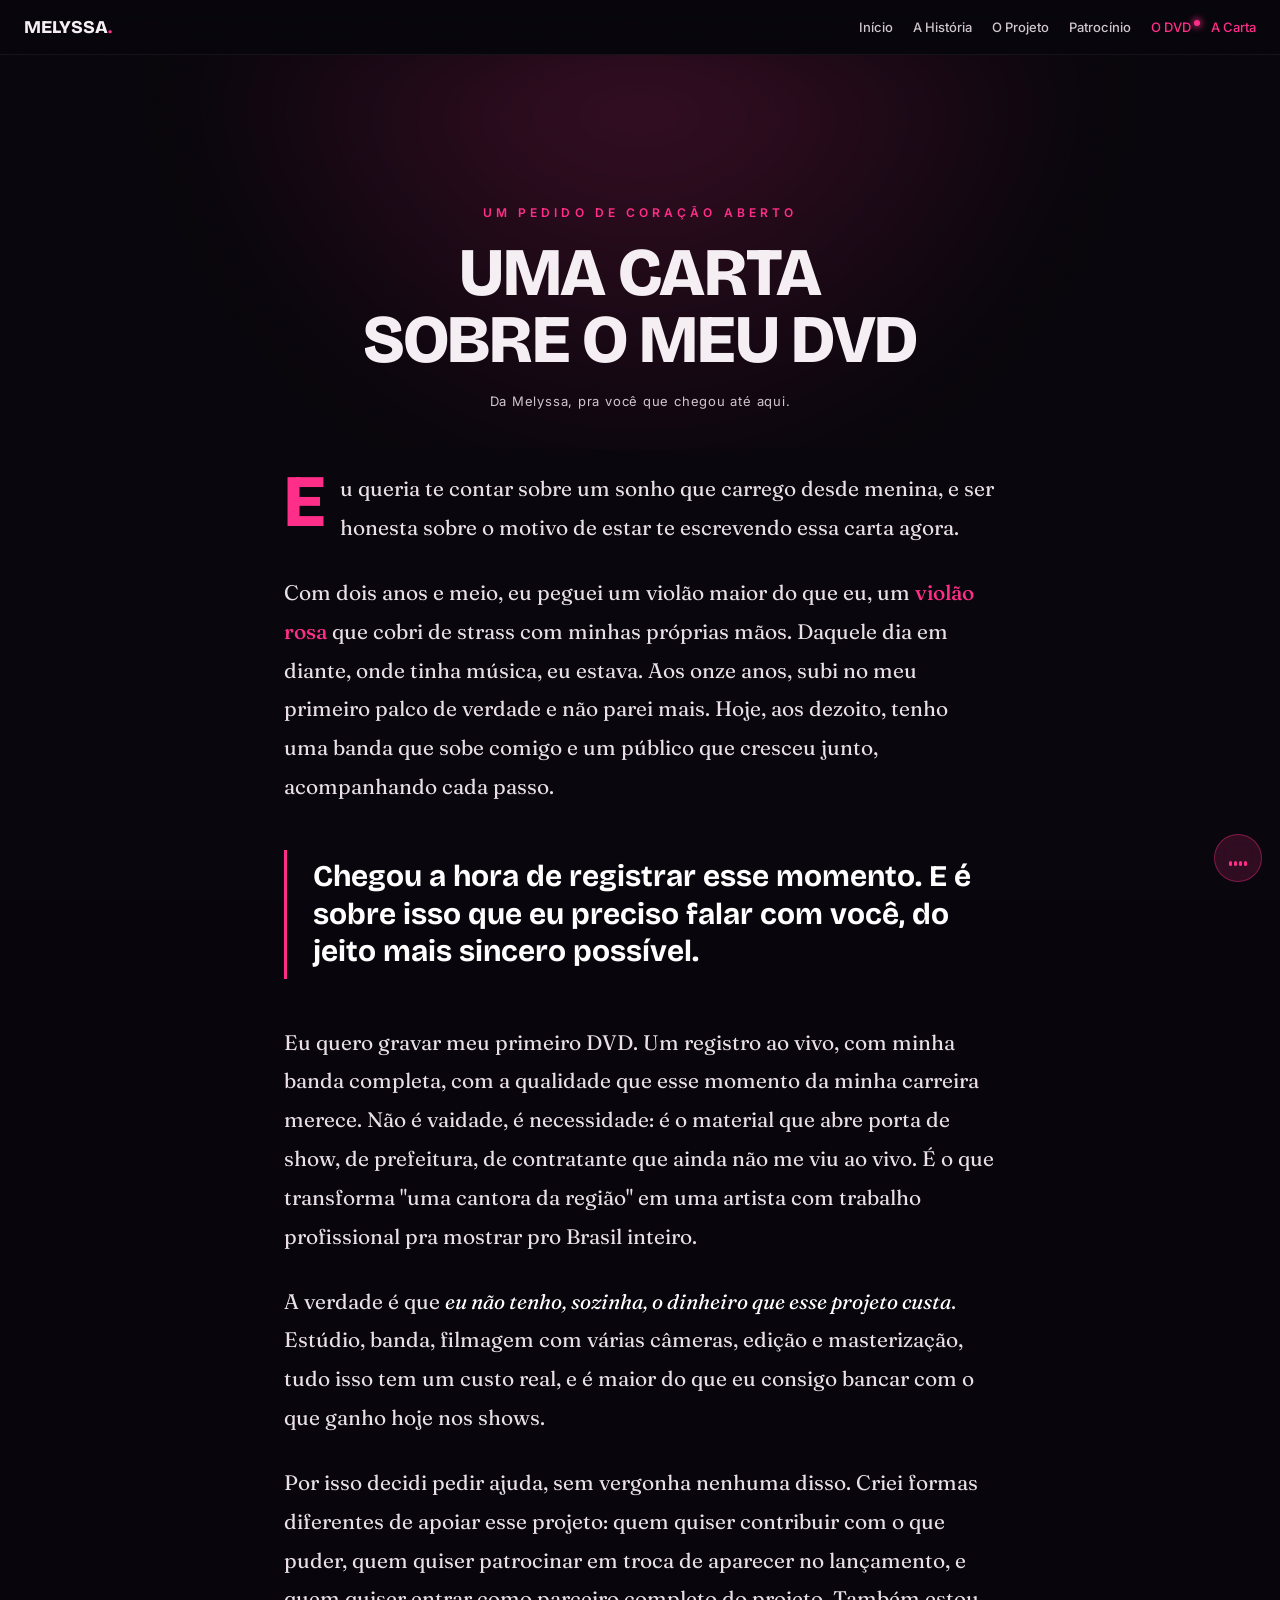
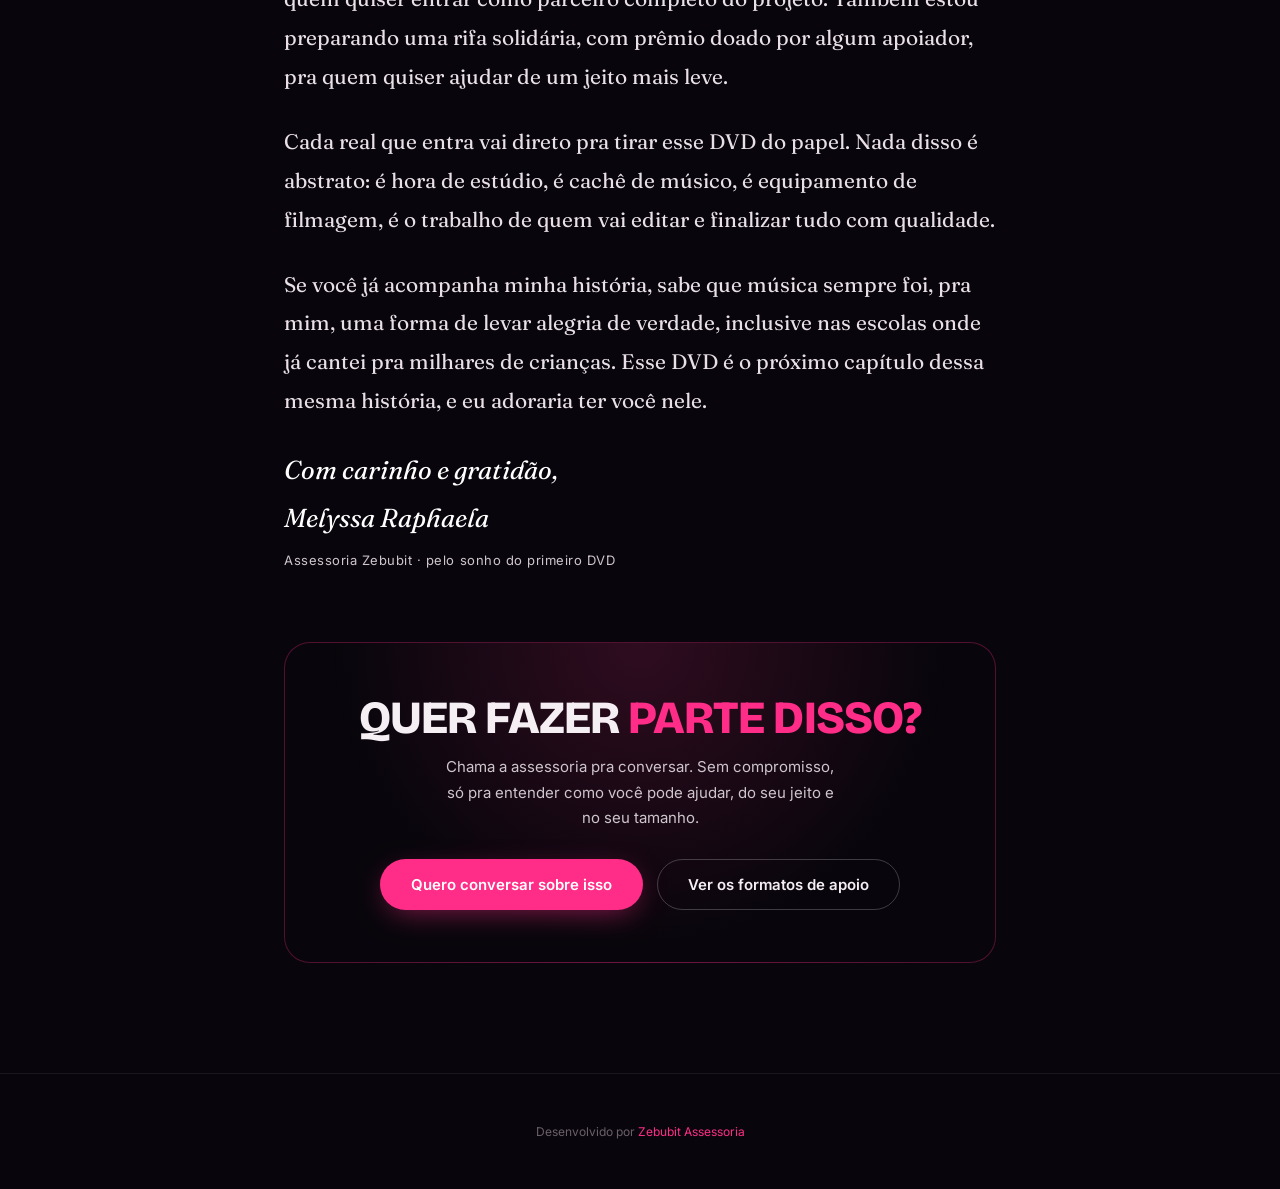
<file: carta-dvd.html>
<!doctype html>
<html lang="pt-BR">
<head>
<meta charset="utf-8">
<meta name="viewport" content="width=device-width, initial-scale=1, viewport-fit=cover">
<title>Uma carta sobre o DVD · Melyssa Raphaela</title>
<meta name="description" content="Melyssa Raphaela escreve sobre o sonho de gravar seu primeiro DVD e o convite pra quem quiser fazer parte disso.">
<link rel="preconnect" href="https://fonts.googleapis.com">
<link rel="preconnect" href="https://fonts.gstatic.com" crossorigin>
<link href="https://fonts.googleapis.com/css2?family=Bricolage+Grotesque:opsz,wght@12..96,600;12..96,700;12..96,800&family=Fraunces:ital,opsz,wght@0,9..144,400;0,9..144,500;1,9..144,400&family=Inter:wght@400;500;600&display=swap" rel="stylesheet">
<link rel="stylesheet" href="premium.css">
<style>
:root{--bg:#08060c;--bg2:#0d0a14;--ink:#f5eef3;--muted:#cfc5cd;--magenta:#ff2d87;--glow:rgba(255,45,135,.55);--maxw:760px}
*{margin:0;padding:0;box-sizing:border-box}
body{background:var(--bg);color:var(--ink);font-family:'Inter',system-ui,sans-serif;-webkit-font-smoothing:antialiased;overflow-x:hidden}
.wrap{max-width:var(--maxw);margin:0 auto;padding:0 24px}
a{color:inherit;text-decoration:none}
.display{font-family:'Bricolage Grotesque',sans-serif;font-weight:800;line-height:.98;letter-spacing:-.02em}

nav{position:fixed;top:0;left:0;right:0;z-index:100;display:flex;align-items:center;justify-content:space-between;padding:16px 24px;background:rgba(8,6,12,.6);backdrop-filter:blur(14px);border-bottom:1px solid rgba(255,255,255,.06)}
nav .logo{font-family:'Bricolage Grotesque';font-weight:800;font-size:18px}nav .logo b{color:var(--magenta)}
nav .nlinks{display:flex;gap:20px;font-size:13px;font-weight:500;color:var(--muted)}
nav .nlinks a{transition:.25s}nav .nlinks a:hover,nav .nlinks a.on{color:var(--magenta)}nav .nlinks a.hot{color:var(--magenta);position:relative}nav .nlinks a.hot::after{content:"";position:absolute;right:-9px;top:1px;width:6px;height:6px;border-radius:50%;background:var(--magenta);box-shadow:0 0 6px 2px rgba(255,45,135,.6);animation:navDot 1.4s ease-in-out infinite}@keyframes navDot{0%,100%{opacity:1;transform:scale(1)}50%{opacity:.35;transform:scale(.55)}}@media(prefers-reduced-motion:reduce){nav .nlinks a.hot::after{animation:none}}
@media(max-width:680px){nav{flex-wrap:wrap;padding:12px 16px}nav .nlinks{width:100%;justify-content:center;gap:8px 14px;font-size:12px;flex-wrap:wrap;margin-top:8px}}

.chead{position:relative;padding:150px 0 40px;text-align:center;overflow:hidden}
.chead .glow{position:absolute;left:50%;top:-8%;width:90vw;height:60vh;transform:translateX(-50%);background:radial-gradient(circle at 50% 0,var(--glow),transparent 60%);opacity:.4;filter:blur(55px);z-index:0}
.chead .eyebrow{position:relative;z-index:1;font-size:12px;letter-spacing:.34em;text-transform:uppercase;color:var(--magenta);font-weight:600;margin-bottom:20px}
.chead h1{position:relative;z-index:1;font-size:clamp(34px,6.5vw,68px);text-transform:uppercase}
.chead .date{position:relative;z-index:1;margin-top:20px;font-size:13px;letter-spacing:.06em;color:var(--muted)}

.letter{padding:20px 0 40px;position:relative;z-index:1}
.letter .paper{font-family:'Fraunces',Georgia,serif;font-size:clamp(18px,2.3vw,21px);line-height:1.85;color:#e9dfe6}
.letter .paper p{margin-bottom:26px}
.letter .paper p.lead::first-letter{float:left;font-family:'Bricolage Grotesque';font-weight:800;font-size:74px;line-height:.72;padding:6px 14px 0 0;color:var(--magenta)}
.letter .paper .em{color:#fff;font-style:italic}
.letter .paper .mag{color:var(--magenta);font-weight:500;font-style:normal}
.letter .pull{margin:44px 0;padding:8px 0 8px 26px;border-left:3px solid var(--magenta);font-family:'Bricolage Grotesque';font-weight:700;font-size:clamp(22px,3.4vw,30px);line-height:1.25;color:#fff;text-transform:none}

.shot{position:relative;margin:40px 0;border-radius:18px;overflow:hidden;box-shadow:0 30px 80px -34px rgba(0,0,0,.85);border:1px solid rgba(255,45,135,.22)}
.shot img{width:100%;display:block}
.shot .cap{position:absolute;left:0;right:0;bottom:0;padding:16px 18px;font-family:'Inter',sans-serif;font-size:13px;color:#f3e6ee;background:linear-gradient(transparent,rgba(8,6,12,.9))}

.sign{margin-top:14px;font-family:'Fraunces',serif}
.sign .by{font-size:clamp(20px,3vw,26px);color:#fff;font-style:italic}
.sign .role{font-family:'Inter',sans-serif;font-size:13px;color:var(--muted);margin-top:6px;letter-spacing:.04em}

.ccta{padding:30px 0 110px;text-align:center}
.ccta .box{padding:52px 30px;border-radius:26px;background:radial-gradient(circle at 50% 0,rgba(255,45,135,.16),transparent 65%);border:1px solid rgba(255,45,135,.3)}
.ccta h2{font-size:clamp(26px,4.4vw,46px);text-transform:uppercase;margin-bottom:14px}
.ccta h2 span{color:var(--magenta)}
.ccta p{color:var(--muted);max-width:44ch;margin:0 auto 28px;line-height:1.7;font-size:15px}
.ccta .row{display:flex;gap:14px;justify-content:center;flex-wrap:wrap}
.btn{display:inline-flex;align-items:center;gap:9px;padding:15px 30px;border-radius:100px;font-weight:600;font-size:15px;cursor:pointer;transition:transform .2s,box-shadow .3s,border-color .3s,color .3s;border:1px solid transparent}
.btn-pri{background:var(--magenta);color:#fff;box-shadow:0 8px 30px -8px var(--glow)}.btn-pri:hover{transform:translateY(-2px);box-shadow:0 14px 44px -8px var(--glow)}
.btn-gho{border-color:rgba(255,255,255,.22);color:var(--ink)}.btn-gho:hover{border-color:var(--magenta);color:var(--magenta)}

footer{padding:50px 0;border-top:1px solid rgba(255,255,255,.07);text-align:center;position:relative;z-index:1}
footer .copy{font-size:12px;color:#6b5f6a}footer .copy a{color:var(--magenta)}

.reveal{opacity:0;transform:translateY(30px);transition:opacity .9s cubic-bezier(.2,.7,.2,1),transform .9s cubic-bezier(.2,.7,.2,1)}
.reveal.in{opacity:1;transform:none}

#notes{position:fixed;inset:0;z-index:0;pointer-events:none;overflow:hidden}
#notes .note{position:absolute;top:-8%;color:var(--magenta);opacity:0;font-size:22px;will-change:transform,opacity;animation:fall linear infinite;text-shadow:0 0 12px rgba(255,45,135,.5)}
@keyframes fall{0%{transform:translateY(0) rotate(0deg);opacity:0}12%{opacity:.32}88%{opacity:.32}100%{transform:translateY(108vh) rotate(320deg);opacity:0}}
.chead,.letter,.ccta,nav,footer{position:relative;z-index:1}
@media(prefers-reduced-motion:reduce){#notes{display:none}}
@media print{
  nav,#music,#notes,.ccta .row{display:none!important}
  body{background:#08060c!important;-webkit-print-color-adjust:exact;print-color-adjust:exact}
  .reveal{opacity:1!important;transform:none!important}
  .chead{padding-top:40px}
}

#music{position:fixed;right:18px;bottom:18px;z-index:90;width:48px;height:48px;border-radius:50%;background:rgba(255,45,135,.16);border:1px solid rgba(255,45,135,.4);backdrop-filter:blur(8px);display:grid;place-items:center;cursor:pointer;transition:.25s}
#music:hover{background:rgba(255,45,135,.3)}
#music .bars{display:flex;gap:2.5px;align-items:flex-end;height:16px}
#music .bars i{width:2.5px;background:var(--magenta);height:5px;border-radius:2px}
#music.playing .bars i{animation:eq .9s ease-in-out infinite}
#music.playing .bars i:nth-child(2){animation-delay:.2s}#music.playing .bars i:nth-child(3){animation-delay:.4s}#music.playing .bars i:nth-child(4){animation-delay:.1s}
@keyframes eq{0%,100%{height:4px}50%{height:16px}}
</style>
</head>
<body>

<div id="notes" aria-hidden="true"></div>

<nav>
  <a class="logo" href="index.html">MELYSSA<b>.</b></a>
  <div class="nlinks">
    <a href="index.html">Início</a>
    <a href="historia.html">A História</a>
    <a href="projeto.html">O Projeto</a>
    <a href="patrocinio.html">Patrocínio</a>
    <a href="dvd.html" class="hot">O DVD</a>
    <a href="carta-dvd.html" class="on">A Carta</a>
  </div>
</nav>

<header class="chead">
  <div class="glow"></div>
  <div class="eyebrow">Um pedido de coração aberto</div>
  <h1 class="display">Uma carta<br>sobre o meu DVD</h1>
  <div class="date">Da Melyssa, pra você que chegou até aqui.</div>
</header>

<section class="letter">
  <div class="wrap paper">

    <p class="lead reveal">Eu queria te contar sobre um sonho que carrego desde menina, e ser honesta sobre o motivo de estar te escrevendo essa carta agora.</p>

    <p class="reveal">Com dois anos e meio, eu peguei um violão maior do que eu, um <span class="mag">violão rosa</span> que cobri de strass com minhas próprias mãos. Daquele dia em diante, onde tinha música, eu estava. Aos onze anos, subi no meu primeiro palco de verdade e não parei mais. Hoje, aos dezoito, tenho uma banda que sobe comigo e um público que cresceu junto, acompanhando cada passo.</p>

    <div class="pull reveal">Chegou a hora de registrar esse momento. E é sobre isso que eu preciso falar com você, do jeito mais sincero possível.</div>

    <p class="reveal">Eu quero gravar meu primeiro DVD. Um registro ao vivo, com minha banda completa, com a qualidade que esse momento da minha carreira merece. Não é vaidade, é necessidade: é o material que abre porta de show, de prefeitura, de contratante que ainda não me viu ao vivo. É o que transforma "uma cantora da região" em uma artista com trabalho profissional pra mostrar pro Brasil inteiro.</p>

    <p class="reveal">A verdade é que <span class="em">eu não tenho, sozinha, o dinheiro que esse projeto custa</span>. Estúdio, banda, filmagem com várias câmeras, edição e masterização, tudo isso tem um custo real, e é maior do que eu consigo bancar com o que ganho hoje nos shows.</p>

    <p class="reveal">Por isso decidi pedir ajuda, sem vergonha nenhuma disso. Criei formas diferentes de apoiar esse projeto: quem quiser contribuir com o que puder, quem quiser patrocinar em troca de aparecer no lançamento, e quem quiser entrar como parceiro completo do projeto. Também estou preparando uma rifa solidária, com prêmio doado por algum apoiador, pra quem quiser ajudar de um jeito mais leve.</p>

    <p class="reveal">Cada real que entra vai direto pra tirar esse DVD do papel. Nada disso é abstrato: é hora de estúdio, é cachê de músico, é equipamento de filmagem, é o trabalho de quem vai editar e finalizar tudo com qualidade.</p>

    <p class="reveal">Se você já acompanha minha história, sabe que música sempre foi, pra mim, uma forma de levar alegria de verdade, inclusive nas escolas onde já cantei pra milhares de crianças. Esse DVD é o próximo capítulo dessa mesma história, e eu adoraria ter você nele.</p>

    <div class="sign reveal">
      <div class="by">Com carinho e gratidão,</div>
      <div class="by">Melyssa Raphaela</div>
      <div class="role">Assessoria Zebubit · pelo sonho do primeiro DVD</div>
    </div>

  </div>
</section>

<section class="ccta">
  <div class="wrap">
    <div class="box reveal">
      <h2 class="display">Quer fazer <span>parte disso?</span></h2>
      <p>Chama a assessoria pra conversar. Sem compromisso, só pra entender como você pode ajudar, do seu jeito e no seu tamanho.</p>
      <div class="row">
        <a class="btn btn-pri" href="https://wa.me/5534988534849?text=Ol%C3%A1!%20Li%20a%20carta%20da%20Melyssa%20Raphaela%20sobre%20o%20DVD%20e%20me%20tocou.%20Quero%20entender%20como%20posso%20ajudar." target="_blank" rel="noopener">Quero conversar sobre isso</a>
        <a class="btn btn-gho" href="dvd.html">Ver os formatos de apoio</a>
      </div>
    </div>
  </div>
</section>

<footer>
  <div class="wrap copy">Desenvolvido por <a href="https://zebubit.com.br" target="_blank" rel="noopener">Zebubit Assessoria</a></div>
</footer>

<script>
const io=new IntersectionObserver((es)=>{es.forEach(e=>{if(e.isIntersecting){e.target.classList.add('in');io.unobserve(e.target)}})},{threshold:.14});
document.querySelectorAll('.reveal').forEach(el=>io.observe(el));

(function(){
  if(matchMedia('(prefers-reduced-motion:reduce)').matches) return;
  var box=document.getElementById('notes'); if(!box) return;
  var glyphs=['♪','♫','♩','♬'], N=window.innerWidth<680?11:20;
  for(var i=0;i<N;i++){
    var s=document.createElement('span'); s.className='note'; s.textContent=glyphs[i%glyphs.length];
    s.style.left=(Math.random()*100)+'%';
    s.style.fontSize=(16+Math.random()*18)+'px';
    s.style.animationDuration=(9+Math.random()*9)+'s';
    s.style.animationDelay=(-Math.random()*14)+'s';
    s.style.opacity=1; box.appendChild(s);
  }
})();
</script>
<div id="music" title="Tocar música" role="button" tabindex="0" aria-label="Tocar ou pausar a música"><div class="bars"><i></i><i></i><i></i><i></i></div></div>
<audio id="audio" src="assets/musica.mp3" loop preload="none"></audio>
<script src="premium.js"></script>
<script src="player.js"></script>
</body>
</html>
</file>
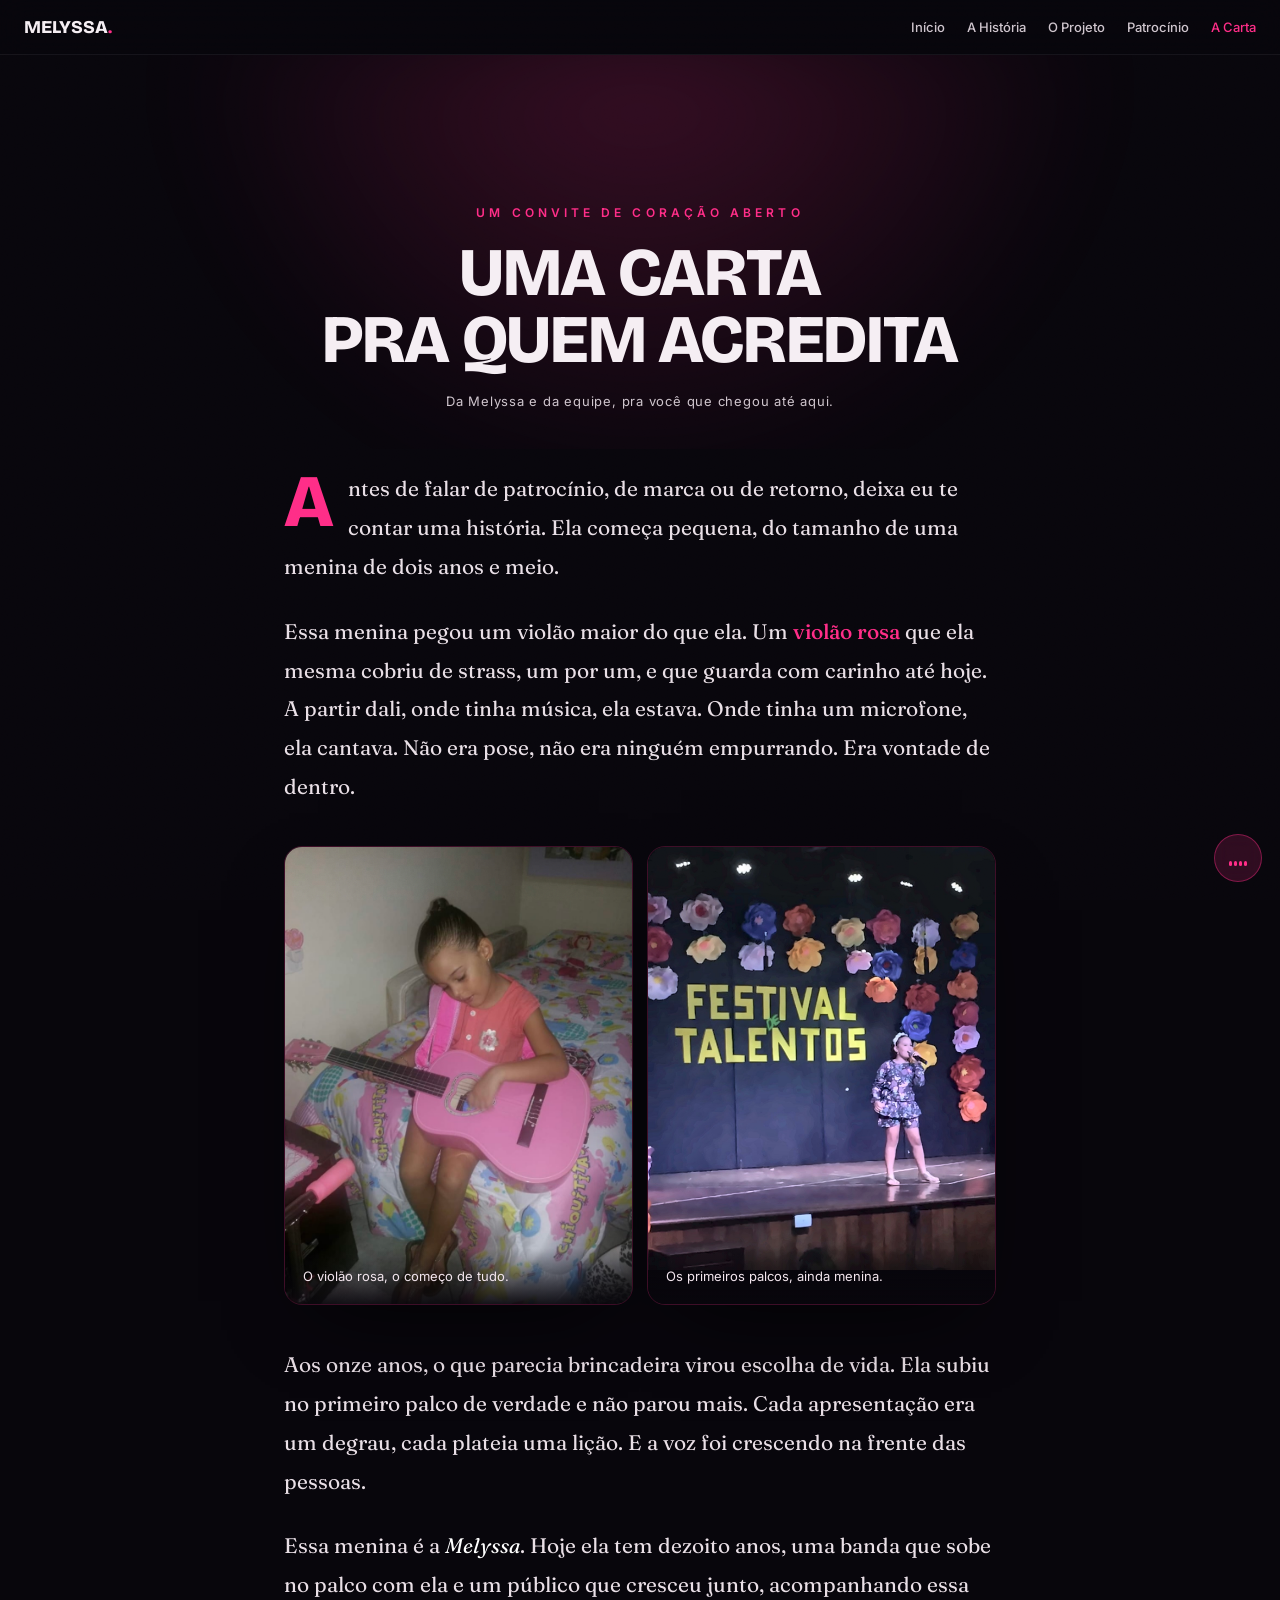
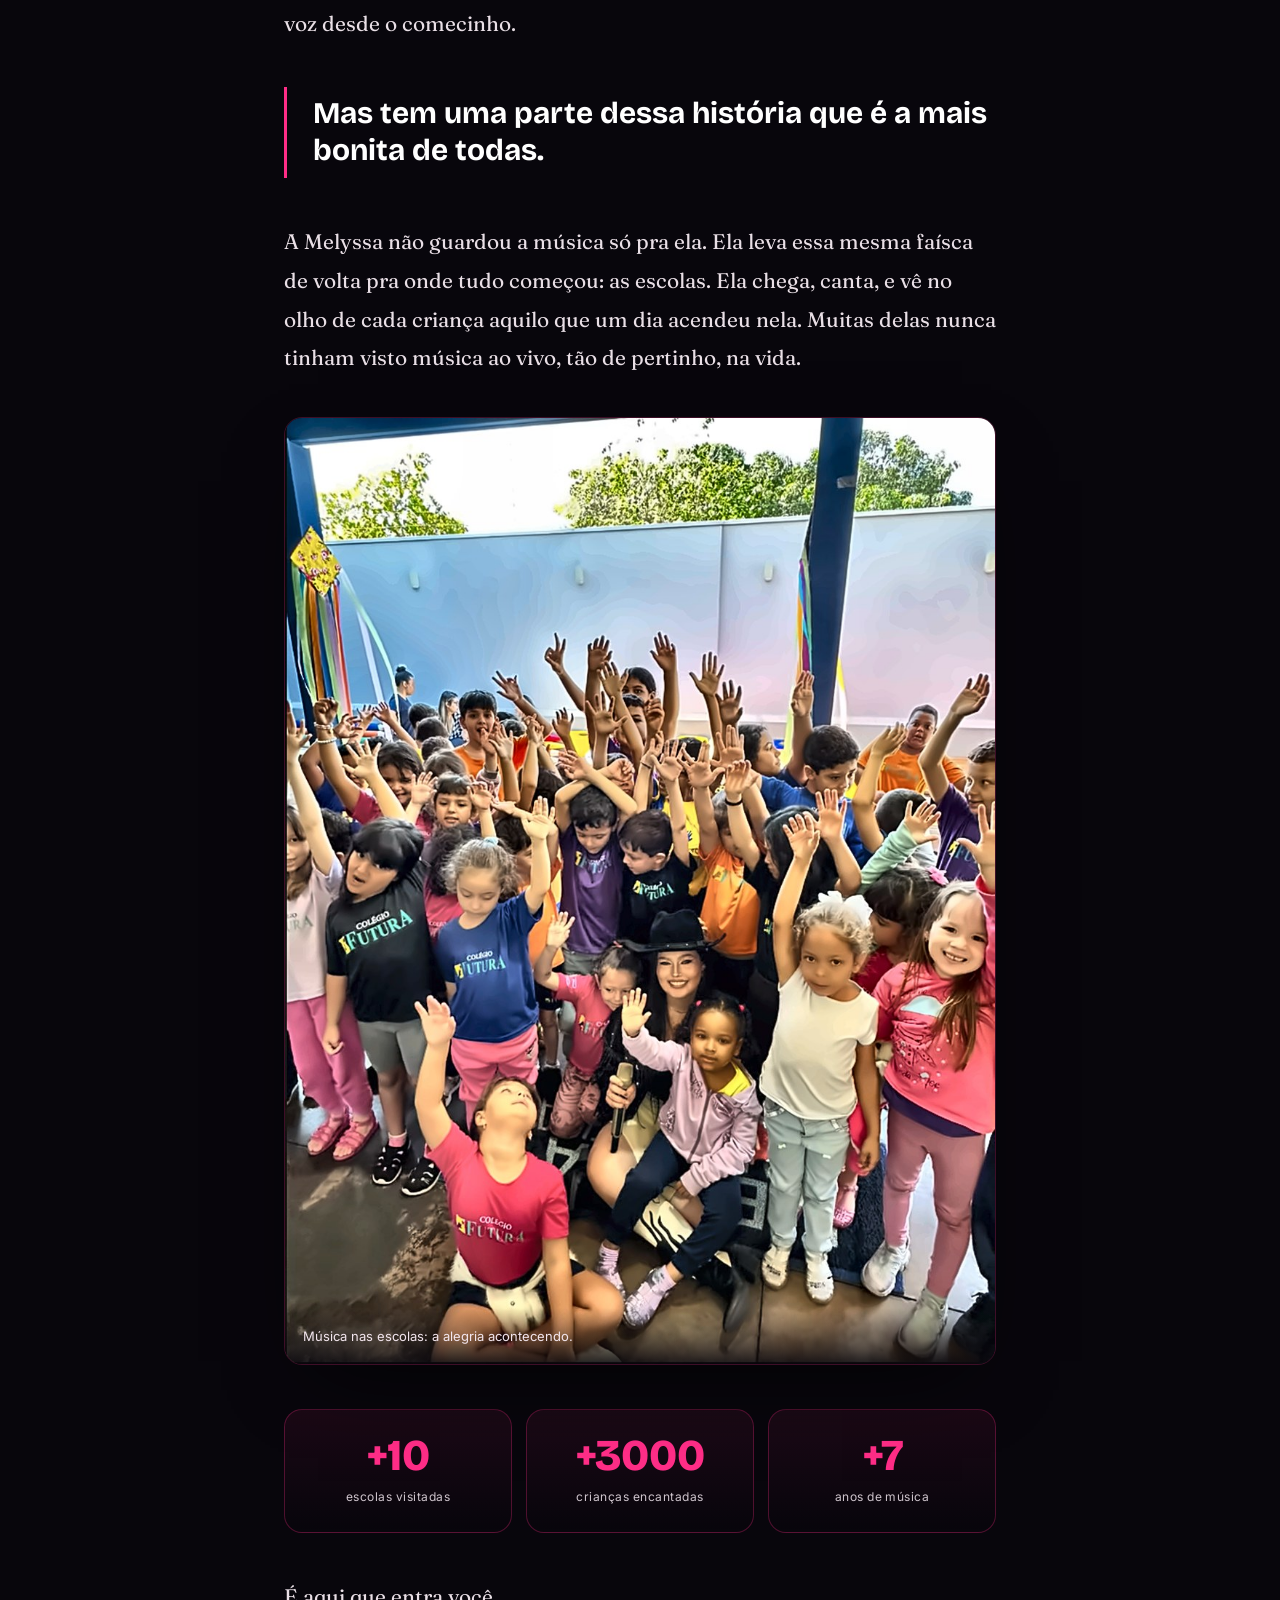
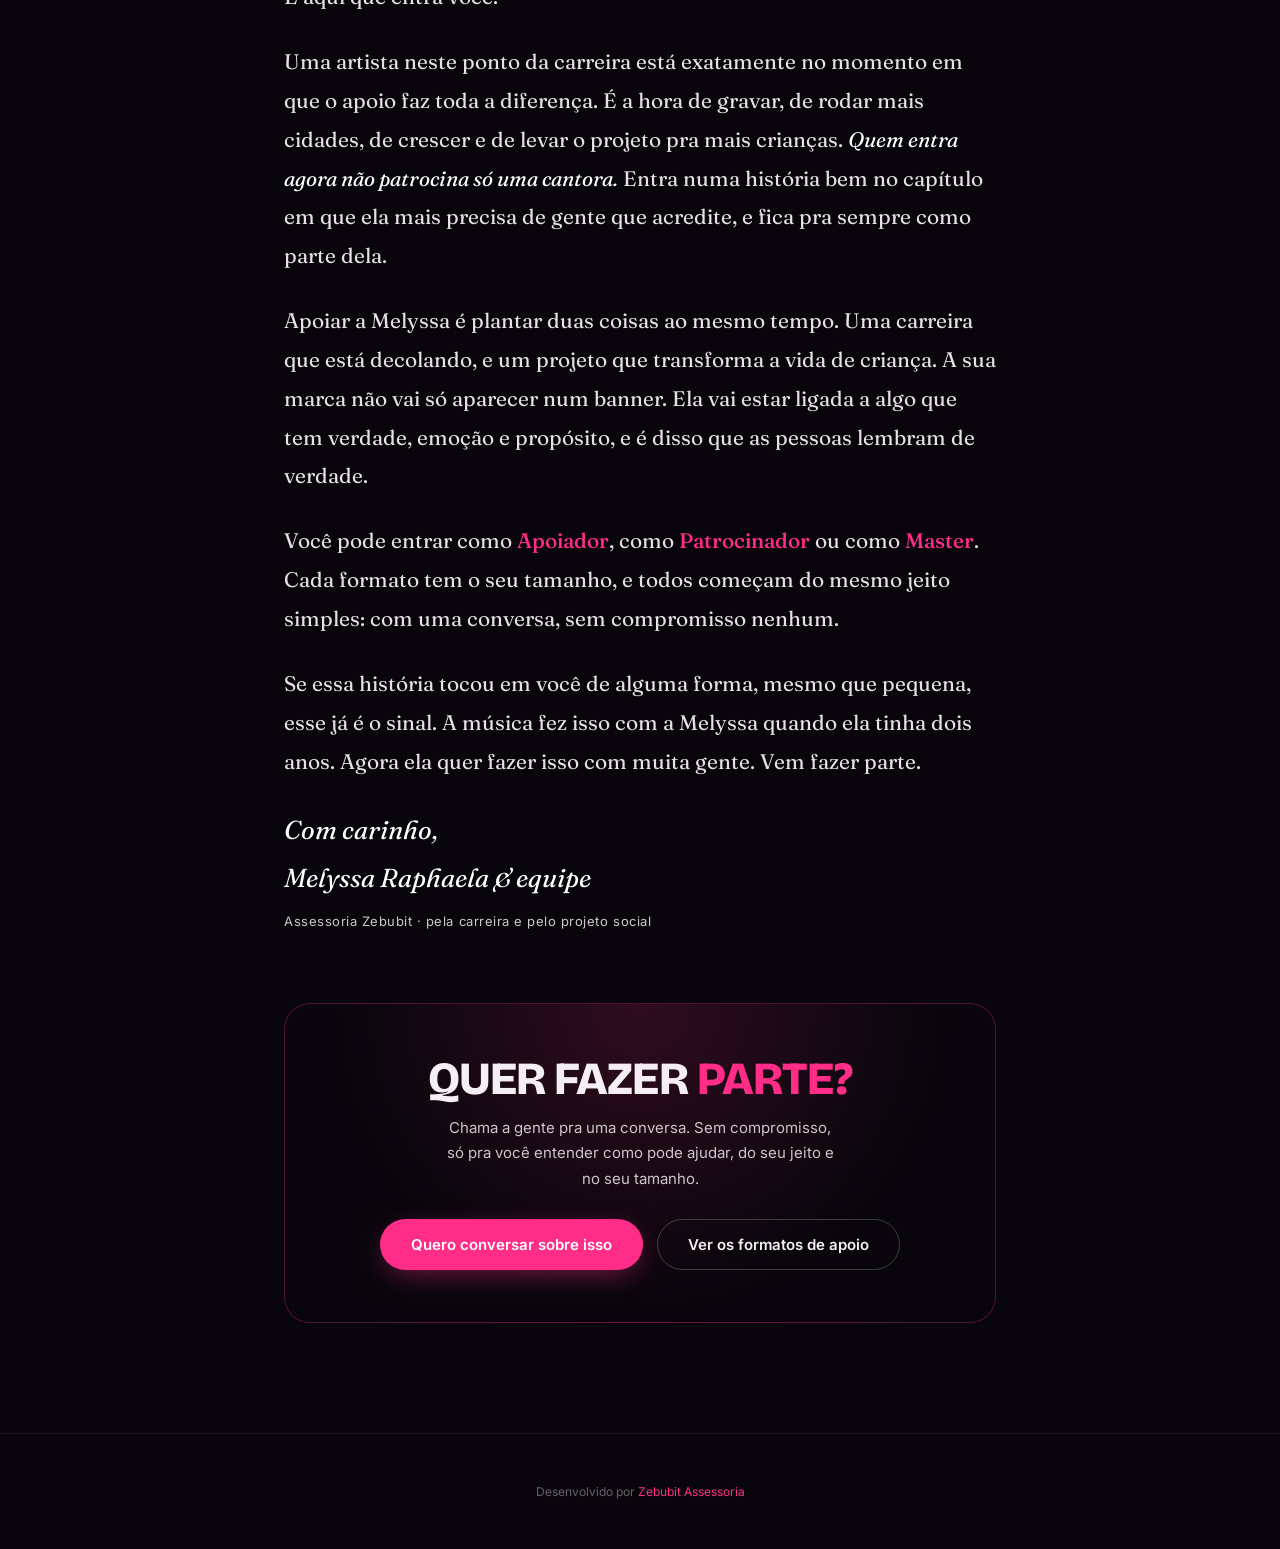
<file: carta-patrocinio.html>
<!doctype html>
<html lang="pt-BR">
<head>
<meta charset="utf-8">
<meta name="viewport" content="width=device-width, initial-scale=1, viewport-fit=cover">
<title>Uma carta de coração aberto · Melyssa Raphaela</title>
<meta name="description" content="Um convite para fazer parte da história da Melyssa Raphaela: uma nova voz e um projeto que leva música às crianças das escolas.">
<link rel="preconnect" href="https://fonts.googleapis.com">
<link rel="preconnect" href="https://fonts.gstatic.com" crossorigin>
<link href="https://fonts.googleapis.com/css2?family=Bricolage+Grotesque:opsz,wght@12..96,600;12..96,700;12..96,800&family=Fraunces:ital,opsz,wght@0,9..144,400;0,9..144,500;1,9..144,400&family=Inter:wght@400;500;600&display=swap" rel="stylesheet">
<link rel="stylesheet" href="premium.css">
<style>
:root{--bg:#08060c;--bg2:#0d0a14;--ink:#f5eef3;--muted:#cfc5cd;--magenta:#ff2d87;--glow:rgba(255,45,135,.55);--maxw:760px}
*{margin:0;padding:0;box-sizing:border-box}
body{background:var(--bg);color:var(--ink);font-family:'Inter',system-ui,sans-serif;-webkit-font-smoothing:antialiased;overflow-x:hidden}
.wrap{max-width:var(--maxw);margin:0 auto;padding:0 24px}
a{color:inherit;text-decoration:none}
.display{font-family:'Bricolage Grotesque',sans-serif;font-weight:800;line-height:.98;letter-spacing:-.02em}

nav{position:fixed;top:0;left:0;right:0;z-index:100;display:flex;align-items:center;justify-content:space-between;padding:16px 24px;background:rgba(8,6,12,.6);backdrop-filter:blur(14px);border-bottom:1px solid rgba(255,255,255,.06)}
nav .logo{font-family:'Bricolage Grotesque';font-weight:800;font-size:18px}nav .logo b{color:var(--magenta)}
nav .nlinks{display:flex;gap:22px;font-size:13px;font-weight:500;color:var(--muted)}
nav .nlinks a{transition:.25s}nav .nlinks a:hover,nav .nlinks a.on{color:var(--magenta)}
@media(max-width:680px){nav{flex-wrap:wrap;padding:12px 16px}nav .nlinks{width:100%;justify-content:center;gap:8px 16px;font-size:12px;flex-wrap:wrap;margin-top:8px}}

/* cabeçalho da carta */
.chead{position:relative;padding:150px 0 40px;text-align:center;overflow:hidden}
.chead .glow{position:absolute;left:50%;top:-8%;width:90vw;height:60vh;transform:translateX(-50%);background:radial-gradient(circle at 50% 0,var(--glow),transparent 60%);opacity:.4;filter:blur(55px);z-index:0}
.chead .eyebrow{position:relative;z-index:1;font-size:12px;letter-spacing:.34em;text-transform:uppercase;color:var(--magenta);font-weight:600;margin-bottom:20px}
.chead h1{position:relative;z-index:1;font-size:clamp(34px,6.5vw,68px);text-transform:uppercase}
.chead .date{position:relative;z-index:1;margin-top:20px;font-size:13px;letter-spacing:.06em;color:var(--muted)}

/* corpo da carta */
.letter{padding:20px 0 40px;position:relative;z-index:1}
.letter .paper{font-family:'Fraunces',Georgia,serif;font-size:clamp(18px,2.3vw,21px);line-height:1.85;color:#e9dfe6}
.letter .paper p{margin-bottom:26px}
.letter .paper p.lead::first-letter{float:left;font-family:'Bricolage Grotesque';font-weight:800;font-size:74px;line-height:.72;padding:6px 14px 0 0;color:var(--magenta)}
.letter .paper .em{color:#fff;font-style:italic}
.letter .paper .mag{color:var(--magenta);font-weight:500;font-style:normal}
.letter .pull{margin:44px 0;padding:8px 0 8px 26px;border-left:3px solid var(--magenta);font-family:'Bricolage Grotesque';font-weight:700;font-size:clamp(22px,3.4vw,30px);line-height:1.25;color:#fff;text-transform:none}

/* foto dentro da carta */
.shot{position:relative;margin:40px 0;border-radius:18px;overflow:hidden;box-shadow:0 30px 80px -34px rgba(0,0,0,.85);border:1px solid rgba(255,45,135,.22)}
.shot img{width:100%;display:block}
.shot .cap{position:absolute;left:0;right:0;bottom:0;padding:16px 18px;font-family:'Inter',sans-serif;font-size:13px;color:#f3e6ee;background:linear-gradient(transparent,rgba(8,6,12,.9))}
.duoshot{display:grid;grid-template-columns:1fr 1fr;gap:14px;margin:40px 0}
.duoshot .shot{margin:0}
@media(max-width:560px){.duoshot{grid-template-columns:1fr}}

/* números */
.mini-stats{display:flex;gap:14px;justify-content:center;flex-wrap:wrap;margin:44px 0}
.mini-stats .s{flex:1;min-width:150px;padding:24px 18px;border-radius:18px;background:linear-gradient(180deg,rgba(255,45,135,.08),transparent);border:1px solid rgba(255,45,135,.28);text-align:center}
.mini-stats .n{font-family:'Bricolage Grotesque';font-weight:800;font-size:clamp(30px,5vw,44px);color:var(--magenta);line-height:1}
.mini-stats .l{font-family:'Inter',sans-serif;font-size:12px;color:var(--muted);margin-top:8px;letter-spacing:.04em}

/* assinatura */
.sign{margin-top:14px;font-family:'Fraunces',serif}
.sign .by{font-size:clamp(20px,3vw,26px);color:#fff;font-style:italic}
.sign .role{font-family:'Inter',sans-serif;font-size:13px;color:var(--muted);margin-top:6px;letter-spacing:.04em}

/* cta */
.ccta{padding:30px 0 110px;text-align:center}
.ccta .box{padding:52px 30px;border-radius:26px;background:radial-gradient(circle at 50% 0,rgba(255,45,135,.16),transparent 65%);border:1px solid rgba(255,45,135,.3)}
.ccta h2{font-size:clamp(26px,4.4vw,46px);text-transform:uppercase;margin-bottom:14px}
.ccta h2 span{color:var(--magenta)}
.ccta p{color:var(--muted);max-width:44ch;margin:0 auto 28px;line-height:1.7;font-size:15px}
.ccta .row{display:flex;gap:14px;justify-content:center;flex-wrap:wrap}
.btn{display:inline-flex;align-items:center;gap:9px;padding:15px 30px;border-radius:100px;font-weight:600;font-size:15px;cursor:pointer;transition:transform .2s,box-shadow .3s,border-color .3s,color .3s;border:1px solid transparent}
.btn-pri{background:var(--magenta);color:#fff;box-shadow:0 8px 30px -8px var(--glow)}.btn-pri:hover{transform:translateY(-2px);box-shadow:0 14px 44px -8px var(--glow)}
.btn-gho{border-color:rgba(255,255,255,.22);color:var(--ink)}.btn-gho:hover{border-color:var(--magenta);color:var(--magenta)}

footer{padding:50px 0;border-top:1px solid rgba(255,255,255,.07);text-align:center;position:relative;z-index:1}
footer .copy{font-size:12px;color:#6b5f6a}footer .copy a{color:var(--magenta)}

.reveal{opacity:0;transform:translateY(30px);transition:opacity .9s cubic-bezier(.2,.7,.2,1),transform .9s cubic-bezier(.2,.7,.2,1)}
.reveal.in{opacity:1;transform:none}

/* notas caindo */
#notes{position:fixed;inset:0;z-index:0;pointer-events:none;overflow:hidden}
#notes .note{position:absolute;top:-8%;color:var(--magenta);opacity:0;font-size:22px;will-change:transform,opacity;animation:fall linear infinite;text-shadow:0 0 12px rgba(255,45,135,.5)}
@keyframes fall{0%{transform:translateY(0) rotate(0deg);opacity:0}12%{opacity:.32}88%{opacity:.32}100%{transform:translateY(108vh) rotate(320deg);opacity:0}}
.chead,.letter,.ccta,nav,footer{position:relative;z-index:1}
@media(prefers-reduced-motion:reduce){#notes{display:none}}
@media print{
  nav,#music,#notes,.ccta .row{display:none!important}
  body{background:#08060c!important;-webkit-print-color-adjust:exact;print-color-adjust:exact}
  .reveal{opacity:1!important;transform:none!important}
  .chead{padding-top:40px}
}

#music{position:fixed;right:18px;bottom:18px;z-index:90;width:48px;height:48px;border-radius:50%;background:rgba(255,45,135,.16);border:1px solid rgba(255,45,135,.4);backdrop-filter:blur(8px);display:grid;place-items:center;cursor:pointer;transition:.25s}
#music:hover{background:rgba(255,45,135,.3)}
#music .bars{display:flex;gap:2.5px;align-items:flex-end;height:16px}
#music .bars i{width:2.5px;background:var(--magenta);height:5px;border-radius:2px}
#music.playing .bars i{animation:eq .9s ease-in-out infinite}
#music.playing .bars i:nth-child(2){animation-delay:.2s}#music.playing .bars i:nth-child(3){animation-delay:.4s}#music.playing .bars i:nth-child(4){animation-delay:.1s}
@keyframes eq{0%,100%{height:4px}50%{height:16px}}
</style>
</head>
<body>

<div id="notes" aria-hidden="true"></div>

<nav>
  <a class="logo" href="index.html">MELYSSA<b>.</b></a>
  <div class="nlinks">
    <a href="index.html">Início</a>
    <a href="historia.html">A História</a>
    <a href="projeto.html">O Projeto</a>
    <a href="patrocinio.html">Patrocínio</a>
    <a href="carta-patrocinio.html" class="on">A Carta</a>
  </div>
</nav>

<header class="chead">
  <div class="glow"></div>
  <div class="eyebrow">Um convite de coração aberto</div>
  <h1 class="display">Uma carta<br>pra quem acredita</h1>
  <div class="date">Da Melyssa e da equipe, pra você que chegou até aqui.</div>
</header>

<section class="letter">
  <div class="wrap paper">

    <p class="lead reveal">Antes de falar de patrocínio, de marca ou de retorno, deixa eu te contar uma história. Ela começa pequena, do tamanho de uma menina de dois anos e meio.</p>

    <p class="reveal">Essa menina pegou um violão maior do que ela. Um <span class="mag">violão rosa</span> que ela mesma cobriu de strass, um por um, e que guarda com carinho até hoje. A partir dali, onde tinha música, ela estava. Onde tinha um microfone, ela cantava. Não era pose, não era ninguém empurrando. Era vontade de dentro.</p>

    <div class="duoshot reveal">
      <div class="shot"><img src="assets/crianca-violao.jpg" alt="Melyssa criança com o violão rosa de strass"><div class="cap">O violão rosa, o começo de tudo.</div></div>
      <div class="shot"><img src="assets/palco-mirim.jpg" alt="Melyssa criança cantando no Festival de Talentos"><div class="cap">Os primeiros palcos, ainda menina.</div></div>
    </div>

    <p class="reveal">Aos onze anos, o que parecia brincadeira virou escolha de vida. Ela subiu no primeiro palco de verdade e não parou mais. Cada apresentação era um degrau, cada plateia uma lição. E a voz foi crescendo na frente das pessoas.</p>

    <p class="reveal">Essa menina é a <span class="em">Melyssa</span>. Hoje ela tem dezoito anos, uma banda que sobe no palco com ela e um público que cresceu junto, acompanhando essa voz desde o comecinho.</p>

    <div class="pull reveal">Mas tem uma parte dessa história que é a mais bonita de todas.</div>

    <p class="reveal">A Melyssa não guardou a música só pra ela. Ela leva essa mesma faísca de volta pra onde tudo começou: as escolas. Ela chega, canta, e vê no olho de cada criança aquilo que um dia acendeu nela. Muitas delas nunca tinham visto música ao vivo, tão de pertinho, na vida.</p>

    <div class="shot reveal"><img src="assets/escola-show-1.jpg" alt="Melyssa cantando para as crianças na escola"><div class="cap">Música nas escolas: a alegria acontecendo.</div></div>

    <div class="mini-stats reveal">
      <div class="s"><div class="n">+10</div><div class="l">escolas visitadas</div></div>
      <div class="s"><div class="n">+3000</div><div class="l">crianças encantadas</div></div>
      <div class="s"><div class="n">+7</div><div class="l">anos de música</div></div>
    </div>

    <p class="reveal">É aqui que entra você.</p>

    <p class="reveal">Uma artista neste ponto da carreira está exatamente no momento em que o apoio faz toda a diferença. É a hora de gravar, de rodar mais cidades, de crescer e de levar o projeto pra mais crianças. <span class="em">Quem entra agora não patrocina só uma cantora.</span> Entra numa história bem no capítulo em que ela mais precisa de gente que acredite, e fica pra sempre como parte dela.</p>

    <p class="reveal">Apoiar a Melyssa é plantar duas coisas ao mesmo tempo. Uma carreira que está decolando, e um projeto que transforma a vida de criança. A sua marca não vai só aparecer num banner. Ela vai estar ligada a algo que tem verdade, emoção e propósito, e é disso que as pessoas lembram de verdade.</p>

    <p class="reveal">Você pode entrar como <span class="mag">Apoiador</span>, como <span class="mag">Patrocinador</span> ou como <span class="mag">Master</span>. Cada formato tem o seu tamanho, e todos começam do mesmo jeito simples: com uma conversa, sem compromisso nenhum.</p>

    <p class="reveal">Se essa história tocou em você de alguma forma, mesmo que pequena, esse já é o sinal. A música fez isso com a Melyssa quando ela tinha dois anos. Agora ela quer fazer isso com muita gente. Vem fazer parte.</p>

    <div class="sign reveal">
      <div class="by">Com carinho,</div>
      <div class="by">Melyssa Raphaela &amp; equipe</div>
      <div class="role">Assessoria Zebubit · pela carreira e pelo projeto social</div>
    </div>

  </div>
</section>

<section class="ccta">
  <div class="wrap">
    <div class="box reveal">
      <h2 class="display">Quer fazer <span>parte?</span></h2>
      <p>Chama a gente pra uma conversa. Sem compromisso, só pra você entender como pode ajudar, do seu jeito e no seu tamanho.</p>
      <div class="row">
        <a class="btn btn-pri" href="https://wa.me/5534988534849?text=Ol%C3%A1!%20Li%20a%20carta%20da%20Melyssa%20Raphaela%20e%20me%20tocou.%20Quero%20entender%20como%20posso%20ajudar%2C%20seja%20como%20apoiador%2C%20patrocinador%20ou%20master." target="_blank" rel="noopener">Quero conversar sobre isso</a>
        <a class="btn btn-gho" href="patrocinio.html">Ver os formatos de apoio</a>
      </div>
    </div>
  </div>
</section>

<footer>
  <div class="wrap copy">Desenvolvido por <a href="https://zebubit.com.br" target="_blank" rel="noopener">Zebubit Assessoria</a></div>
</footer>

<div id="music" title="Tocar música" role="button" tabindex="0" aria-label="Tocar ou pausar a música"><div class="bars"><i></i><i></i><i></i><i></i></div></div>
<audio id="audio" src="assets/musica.mp3" loop preload="none"></audio>

<script>
const io=new IntersectionObserver((es)=>{es.forEach(e=>{if(e.isIntersecting){e.target.classList.add('in');io.unobserve(e.target)}})},{threshold:.12});
document.querySelectorAll('.reveal').forEach(el=>io.observe(el));
(function(){
  if(matchMedia('(prefers-reduced-motion:reduce)').matches) return;
  var box=document.getElementById('notes'); if(!box) return;
  var glyphs=['♪','♫','♩','♬'], N=window.innerWidth<680?10:18;
  for(var i=0;i<N;i++){
    var s=document.createElement('span'); s.className='note'; s.textContent=glyphs[i%glyphs.length];
    s.style.left=(Math.random()*100)+'%';
    s.style.fontSize=(16+Math.random()*18)+'px';
    s.style.animationDuration=(9+Math.random()*9)+'s';
    s.style.animationDelay=(-Math.random()*14)+'s';
    s.style.opacity=1; box.appendChild(s);
  }
})();
</script>
<script src="premium.js"></script>
<script src="player.js"></script>
</body>
</html>
</file>
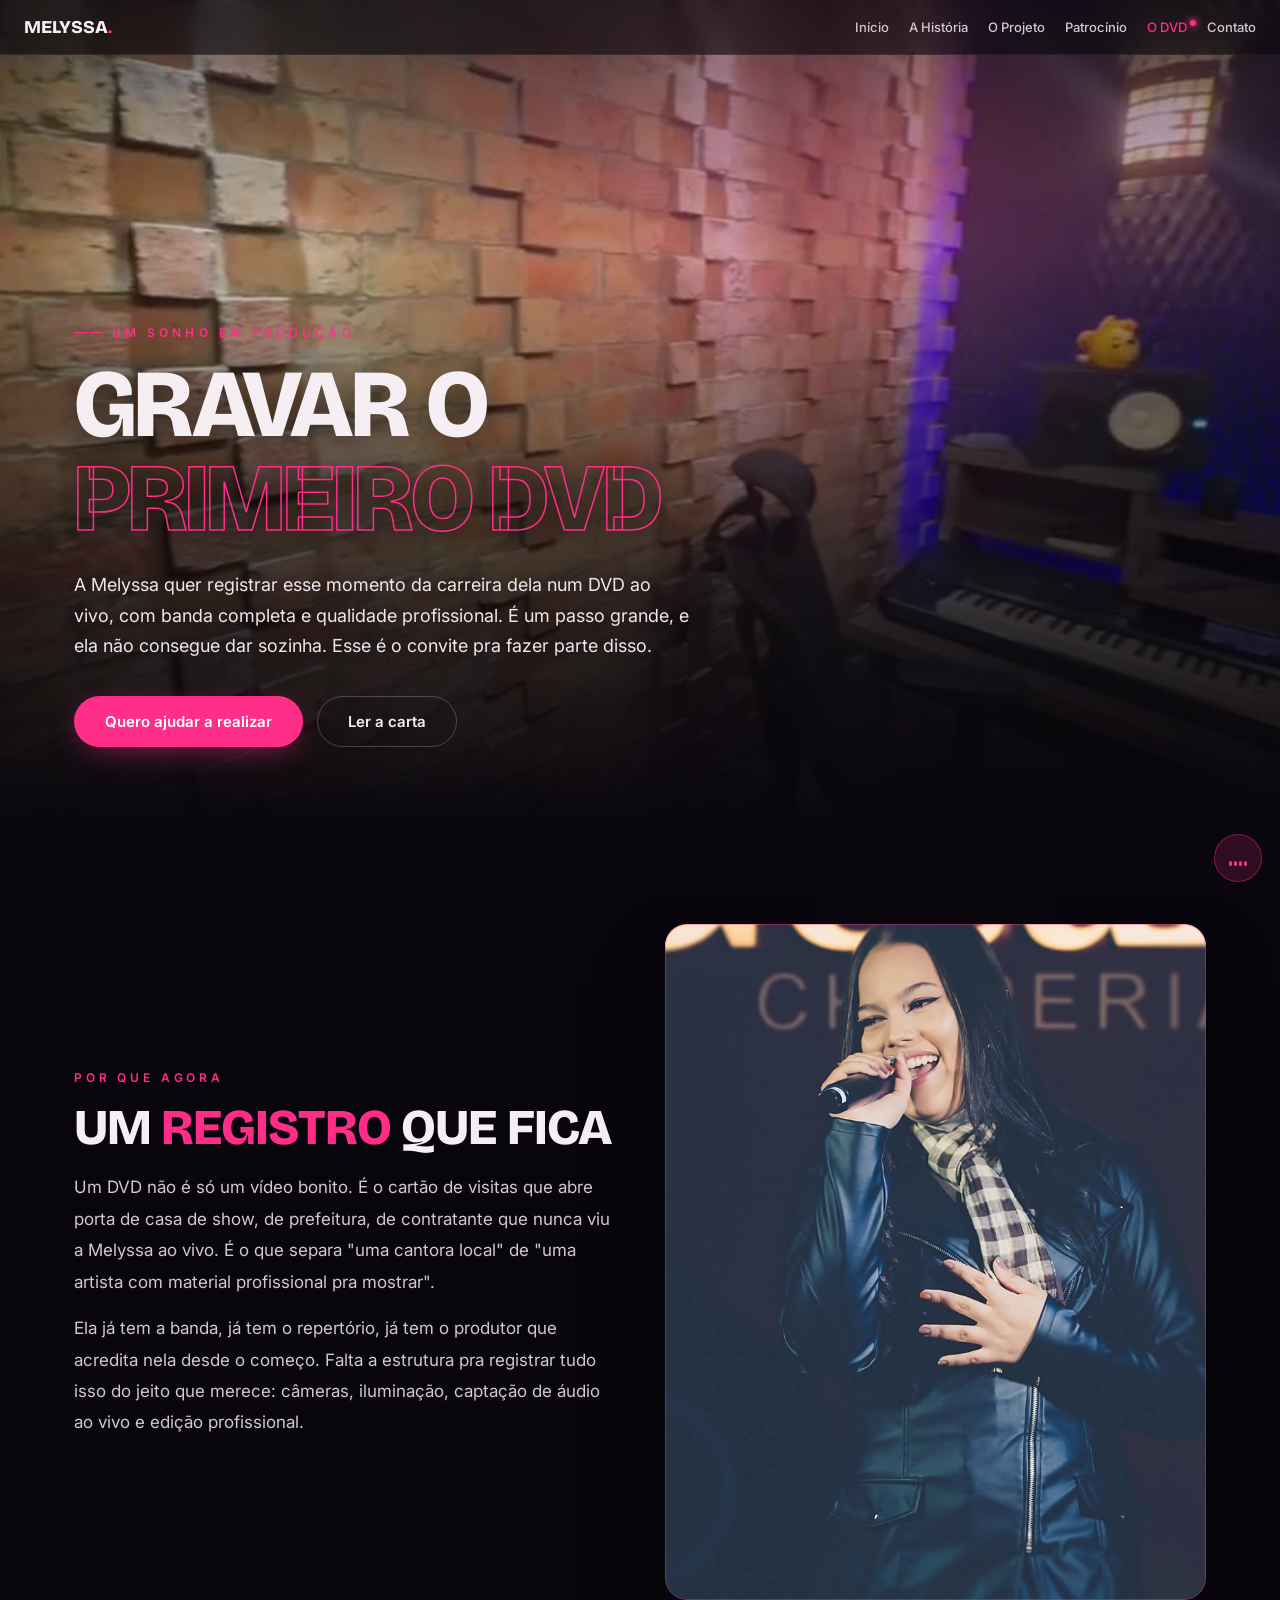
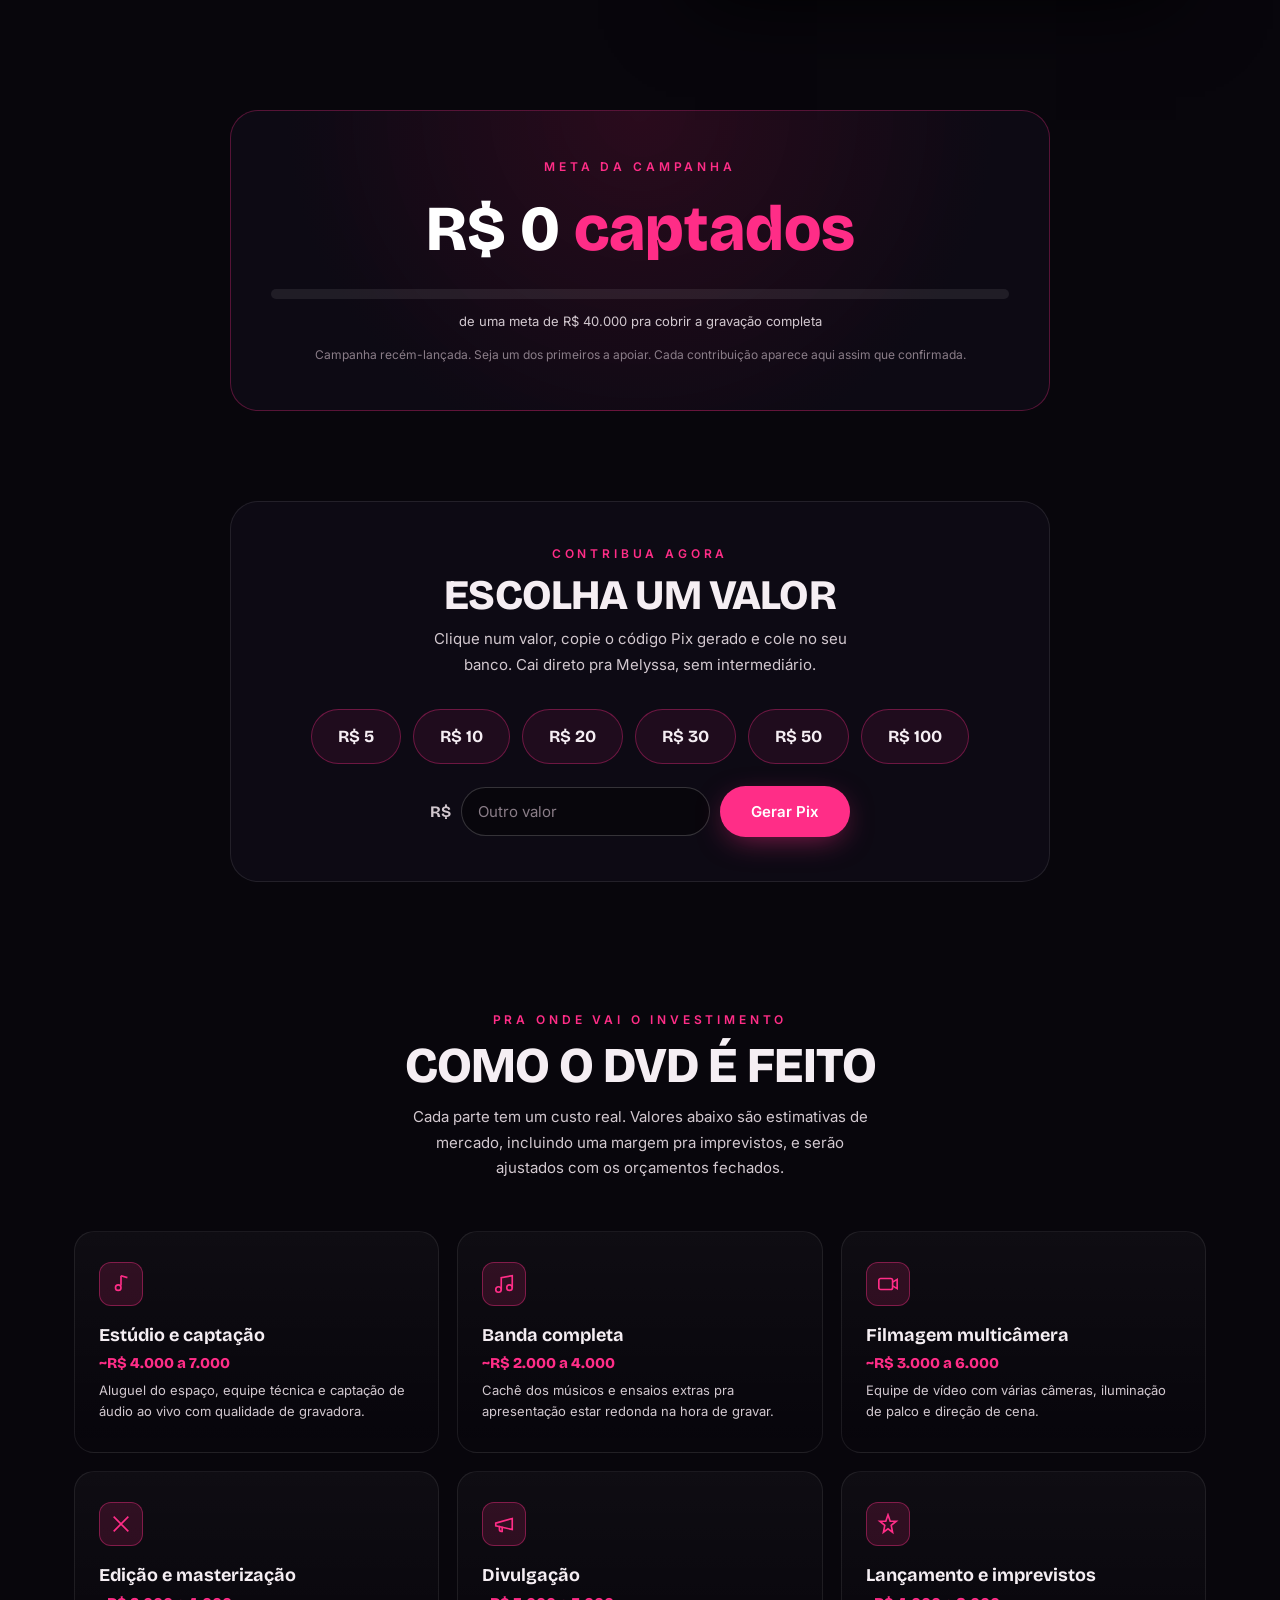
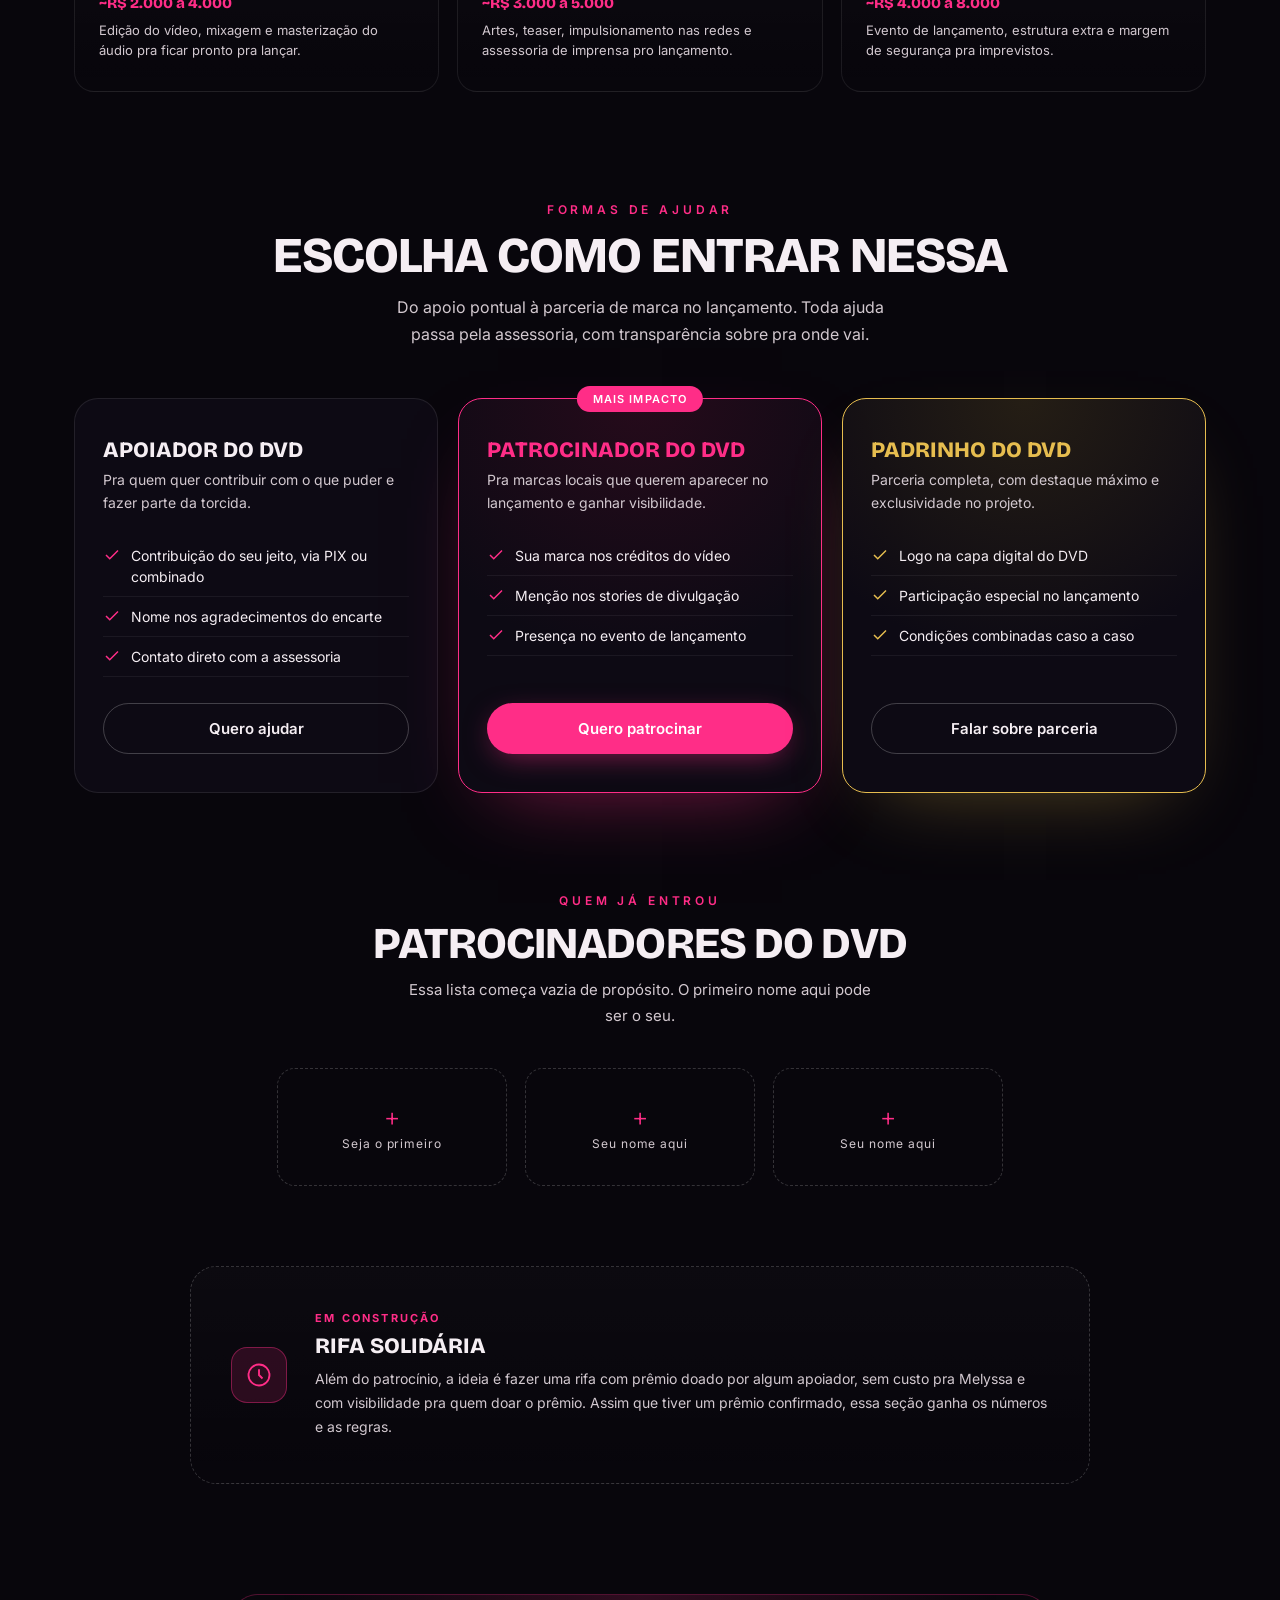
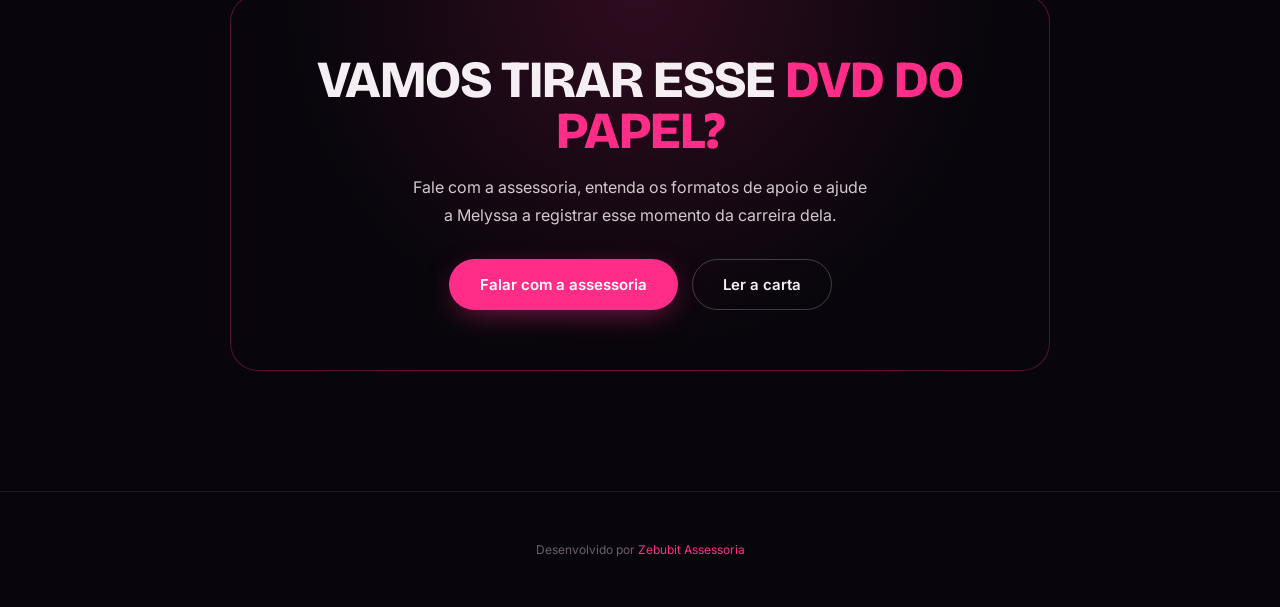
<file: dvd.html>
<!doctype html>
<html lang="pt-BR">
<head>
<meta charset="utf-8">
<meta name="viewport" content="width=device-width, initial-scale=1, viewport-fit=cover">
<title>Ajude a gravar o DVD · Melyssa Raphaela</title>
<meta name="description" content="Melyssa Raphaela está construindo seu primeiro DVD e precisa de apoio pra tirar isso do papel. Conheça o projeto e as formas de ajudar.">
<link rel="preconnect" href="https://fonts.googleapis.com">
<link rel="preconnect" href="https://fonts.gstatic.com" crossorigin>
<link href="https://fonts.googleapis.com/css2?family=Bricolage+Grotesque:opsz,wght@12..96,600;12..96,700;12..96,800&family=Inter:wght@400;500;600&display=swap" rel="stylesheet">
<link rel="stylesheet" href="premium.css">
<style>
:root{--bg:#08060c;--bg2:#0d0a14;--ink:#f5eef3;--muted:#d2c8cf;--magenta:#ff2d87;--magenta-deep:#c2126b;--gold:#e6bd4f;--glow:rgba(255,45,135,.55);--maxw:1180px}
*{margin:0;padding:0;box-sizing:border-box}
body{background:var(--bg);color:var(--ink);font-family:'Inter',system-ui,sans-serif;-webkit-font-smoothing:antialiased;overflow-x:hidden}
.wrap{max-width:var(--maxw);margin:0 auto;padding:0 24px}
a{color:inherit;text-decoration:none}
.display{font-family:'Bricolage Grotesque',sans-serif;font-weight:800;line-height:.98;letter-spacing:-.02em}

nav{position:fixed;top:0;left:0;right:0;z-index:100;display:flex;align-items:center;justify-content:space-between;padding:16px 24px;background:rgba(8,6,12,.6);backdrop-filter:blur(14px);border-bottom:1px solid rgba(255,255,255,.06)}
nav .logo{font-family:'Bricolage Grotesque';font-weight:800;font-size:18px}nav .logo b{color:var(--magenta)}
nav .nlinks{display:flex;gap:20px;font-size:13px;font-weight:500;color:var(--muted)}
nav .nlinks a{transition:.25s}nav .nlinks a:hover,nav .nlinks a.on{color:var(--magenta)}nav .nlinks a.hot{color:var(--magenta);position:relative}nav .nlinks a.hot::after{content:"";position:absolute;right:-9px;top:1px;width:6px;height:6px;border-radius:50%;background:var(--magenta);box-shadow:0 0 6px 2px rgba(255,45,135,.6);animation:navDot 1.4s ease-in-out infinite}@keyframes navDot{0%,100%{opacity:1;transform:scale(1)}50%{opacity:.35;transform:scale(.55)}}@media(prefers-reduced-motion:reduce){nav .nlinks a.hot::after{animation:none}}
@media(max-width:680px){nav{flex-wrap:wrap;padding:12px 16px}nav .nlinks{width:100%;justify-content:center;gap:8px 14px;font-size:12px;flex-wrap:wrap;margin-top:8px}}

/* hero cinematográfico */
.phero{position:relative;min-height:92vh;min-height:92dvh;display:flex;align-items:flex-end;overflow:hidden}
.phero-bg{position:absolute;inset:0;background:url('assets/studio-poster.jpg') center 38%/cover no-repeat;transform:scale(1.08);animation:kenburns 24s ease-in-out infinite alternate;will-change:transform}
.phero-bg video{width:100%;height:100%;object-fit:cover;object-position:center 38%;display:block}
@keyframes kenburns{0%{transform:scale(1.08) translate(0,0)}100%{transform:scale(1.17) translate(-1.6%,-1.4%)}}
.phero-scrim{position:absolute;inset:0;z-index:1;background:linear-gradient(180deg,rgba(8,6,12,.55) 0%,rgba(8,6,12,.14) 30%,rgba(8,6,12,.76) 72%,var(--bg) 100%),radial-gradient(92% 62% at 74% 18%,rgba(255,45,135,.16),transparent 60%)}
.phero .glow{position:absolute;left:62%;top:24%;width:70vw;height:70vw;transform:translate(-50%,-50%);background:radial-gradient(circle,var(--glow),transparent 60%);opacity:.35;filter:blur(60px);z-index:1}
.phero-inner{position:relative;z-index:4;width:100%;padding-bottom:9vh}
.phero .eyebrow{display:inline-flex;align-items:center;gap:10px;font-size:12px;letter-spacing:.34em;text-transform:uppercase;color:var(--magenta);font-weight:600;margin-bottom:18px}
.phero .eyebrow::before{content:"";width:28px;height:1px;background:var(--magenta)}
.phero h1{font-size:clamp(40px,7.6vw,96px);text-transform:uppercase;text-shadow:0 4px 30px rgba(0,0,0,.6)}
.phero h1 em{font-style:normal;color:transparent;-webkit-text-stroke:1.5px var(--magenta)}
.phero .sub{color:#efe6ec;max-width:56ch;margin:24px 0 0;font-size:clamp(15px,2vw,18px);line-height:1.7;text-shadow:0 2px 16px rgba(0,0,0,.7)}
.phero .cta{margin-top:34px;display:flex;gap:14px;flex-wrap:wrap}
@media(prefers-reduced-motion:reduce){.phero-bg{animation:none}}

/* por que um DVD agora */
.why{padding:96px 0 40px}
.why .grid{display:grid;grid-template-columns:1fr 1fr;gap:50px;align-items:center}
@media(max-width:820px){.why .grid{grid-template-columns:1fr;gap:30px}}
.why .eyebrow{font-size:12px;letter-spacing:.32em;text-transform:uppercase;color:var(--magenta);font-weight:600;margin-bottom:18px}
.why h2{font-size:clamp(28px,4.4vw,50px);text-transform:uppercase;margin-bottom:20px}
.why h2 em{font-style:normal;color:var(--magenta)}
.why p{color:var(--muted);line-height:1.85;font-size:17px;margin-bottom:15px;max-width:52ch}
.why .photo{position:relative;border-radius:22px;overflow:hidden;aspect-ratio:4/5;box-shadow:0 30px 80px -30px rgba(0,0,0,.85)}
.why .photo img{width:100%;height:100%;object-fit:cover;display:block}
.why .photo .ring{position:absolute;inset:0;border:1px solid rgba(255,45,135,.4);border-radius:22px;z-index:2}

/* meta */
.goal{padding:70px 0}
.goal .box{max-width:820px;margin:0 auto;padding:48px 40px;border-radius:28px;background:radial-gradient(circle at 50% 0,rgba(255,45,135,.14),var(--bg2) 70%);border:1px solid rgba(255,45,135,.3);text-align:center}
.goal .eyebrow{font-size:12px;letter-spacing:.32em;text-transform:uppercase;color:var(--magenta);font-weight:600;margin-bottom:16px}
.goal .amount{font-family:'Bricolage Grotesque';font-weight:800;font-size:clamp(38px,7vw,64px);color:#fff}
.goal .amount span{color:var(--magenta)}
.goal .bar{height:10px;border-radius:100px;background:rgba(255,255,255,.08);margin:22px 0 14px;overflow:hidden}
.goal .bar i{display:block;height:100%;width:0%;background:linear-gradient(90deg,var(--magenta-deep),var(--magenta));border-radius:100px}
.goal .note{font-size:13px;color:var(--muted)}
.goal .footnote{margin-top:18px;font-size:12px;color:#8a7d88}

/* contribuição rápida */
.quick{padding:20px 0 60px}
.quick .qbox{max-width:820px;margin:0 auto;padding:44px 40px;border-radius:28px;background:var(--bg2);border:1px solid rgba(255,255,255,.09);text-align:center}
.quick .eyebrow{font-size:12px;letter-spacing:.32em;text-transform:uppercase;color:var(--magenta);font-weight:600;margin-bottom:14px}
.quick h2{font-size:clamp(26px,4vw,42px);text-transform:uppercase;margin-bottom:10px}
.quick .lead{color:var(--muted);max-width:46ch;margin:0 auto 32px;line-height:1.7;font-size:15px}
.qgrid{display:flex;gap:12px;justify-content:center;flex-wrap:wrap;margin-bottom:22px}
.qval{padding:16px 26px;border-radius:100px;border:1px solid rgba(255,45,135,.35);background:rgba(255,45,135,.08);color:var(--ink);font-family:'Bricolage Grotesque';font-weight:700;font-size:17px;cursor:pointer;transition:.2s}
.qval:hover,.qval:focus-visible{background:var(--magenta);border-color:var(--magenta);transform:translateY(-2px);box-shadow:0 12px 30px -10px var(--glow)}
.qcustom{display:flex;gap:10px;justify-content:center;flex-wrap:wrap;align-items:center;max-width:420px;margin:0 auto}
.qcustom .qprefix{font-family:'Bricolage Grotesque';font-weight:700;color:var(--muted)}
.qcustom input{flex:1;min-width:120px;padding:14px 16px;border-radius:100px;border:1px solid rgba(255,255,255,.18);background:var(--bg);color:var(--ink);font-family:'Inter';font-size:15px}
.qcustom input:focus{outline:none;border-color:var(--magenta)}
.qcustom input::placeholder{color:#8a7d88}
.qresult{margin-top:28px;padding-top:26px;border-top:1px solid rgba(255,255,255,.08)}
.qcode{font-family:'Inter',monospace;font-size:12px;word-break:break-all;color:var(--muted);background:var(--bg);border:1px solid rgba(255,255,255,.1);border-radius:14px;padding:16px 18px;margin-bottom:16px;text-align:left}
.qhelp{font-size:12px;color:#8a7d88;margin-top:12px}

/* pra onde vai o investimento */
.help{padding:70px 0 40px}
.help .head{text-align:center;margin-bottom:50px}
.help .eyebrow{font-size:12px;letter-spacing:.32em;text-transform:uppercase;color:var(--magenta);font-weight:600;margin-bottom:14px}
.help h2{font-size:clamp(28px,4.4vw,50px);text-transform:uppercase}
.help .lead{color:var(--muted);max-width:52ch;margin:14px auto 0;text-align:center;line-height:1.7;font-size:15px}
.hgrid{display:grid;grid-template-columns:repeat(3,1fr);gap:18px}
@media(max-width:900px){.hgrid{grid-template-columns:repeat(2,1fr)}}
@media(max-width:520px){.hgrid{grid-template-columns:1fr}}
.hcard{padding:30px 24px;border-radius:20px;background:linear-gradient(180deg,rgba(255,255,255,.03),transparent);border:1px solid rgba(255,255,255,.08);transition:.3s}
.hcard:hover{border-color:rgba(255,45,135,.4);transform:translateY(-4px)}
.hcard .ic{width:44px;height:44px;border-radius:12px;background:rgba(255,45,135,.14);border:1px solid rgba(255,45,135,.4);display:grid;place-items:center;margin-bottom:18px}
.hcard .ic svg{width:22px;height:22px;stroke:var(--magenta);fill:none;stroke-width:1.8}
.hcard h3{font-family:'Bricolage Grotesque';font-weight:700;font-size:18px;margin-bottom:8px}
.hcard .val{font-family:'Bricolage Grotesque';font-weight:800;font-size:15px;color:var(--magenta);margin-bottom:8px}
.hcard p{color:var(--muted);font-size:13px;line-height:1.6}

/* planos */
.plans{padding:70px 0 40px}
.plans .head{text-align:center;margin-bottom:50px}
.plans .eyebrow{font-size:12px;letter-spacing:.32em;text-transform:uppercase;color:var(--magenta);font-weight:600;margin-bottom:14px}
.plans h2{font-size:clamp(28px,4.4vw,50px);text-transform:uppercase}
.plans .lead{color:var(--muted);max-width:52ch;margin:14px auto 0;line-height:1.7;text-align:center}
.pgrid{display:grid;grid-template-columns:repeat(3,1fr);gap:20px;align-items:stretch}
@media(max-width:820px){.pgrid{grid-template-columns:1fr;max-width:420px;margin:0 auto}}
.plan{position:relative;padding:38px 28px;border-radius:24px;background:var(--bg2);border:1px solid rgba(255,255,255,.09);display:flex;flex-direction:column}
.plan.feat{border-color:var(--magenta);background:radial-gradient(circle at 50% 0,rgba(255,45,135,.12),var(--bg2) 60%);box-shadow:0 30px 80px -40px var(--glow)}
.plan.master{border-color:var(--gold);background:radial-gradient(circle at 50% 0,rgba(230,189,79,.13),var(--bg2) 60%);box-shadow:0 30px 80px -40px rgba(230,189,79,.4)}
.plan .badge{position:absolute;top:-13px;left:50%;transform:translateX(-50%);background:var(--magenta);color:#fff;font-size:11px;font-weight:600;letter-spacing:.1em;text-transform:uppercase;padding:6px 16px;border-radius:100px}
.plan .tier{font-family:'Bricolage Grotesque';font-weight:800;font-size:22px;text-transform:uppercase;margin-bottom:6px}
.plan .tier.m{color:var(--magenta)}
.plan .tier.g{color:var(--gold)}
.plan .desc{color:var(--muted);font-size:14px;line-height:1.6;margin-bottom:22px;min-height:44px}
.plan ul{list-style:none;margin-bottom:26px;flex:1}
.plan li{display:flex;gap:10px;align-items:flex-start;color:var(--ink);font-size:14px;line-height:1.5;padding:9px 0;border-bottom:1px solid rgba(255,255,255,.06)}
.plan li svg{flex:none;width:18px;height:18px;stroke:var(--magenta);fill:none;stroke-width:2;margin-top:1px}
.plan.master li svg{stroke:var(--gold)}
.plan .btn{width:100%;justify-content:center}

/* patrocinadores do DVD (vazio, pronto pra preencher) */
.sponsors{padding:60px 0 40px;text-align:center}
.sponsors .eyebrow{font-size:12px;letter-spacing:.32em;text-transform:uppercase;color:var(--magenta);font-weight:600;margin-bottom:14px}
.sponsors h2{font-size:clamp(26px,4vw,44px);text-transform:uppercase;margin-bottom:12px}
.sponsors .lead{color:var(--muted);max-width:52ch;margin:0 auto 40px;line-height:1.7;font-size:15px}
.slots{display:flex;gap:18px;justify-content:center;flex-wrap:wrap;align-items:stretch}
.slot{width:230px;min-height:118px;border-radius:18px;display:flex;flex-direction:column;align-items:center;justify-content:center;gap:6px;padding:22px;transition:.3s}
.slot.empty{background:transparent;border:1px dashed rgba(255,255,255,.18);color:var(--muted)}
.slot.empty:hover{border-color:rgba(255,45,135,.5)}
.slot.empty .plus{font-size:26px;color:var(--magenta);font-weight:300;line-height:1}
.slot.empty .etxt{font-size:12px;letter-spacing:.08em;text-align:center}

/* rifa (em construção) */
.raffle{padding:40px 0 90px}
.raffle .box{max-width:900px;margin:0 auto;padding:44px 40px;border-radius:26px;border:1px dashed rgba(255,255,255,.18);background:linear-gradient(180deg,rgba(255,255,255,.02),transparent);display:flex;gap:28px;align-items:center;flex-wrap:wrap}
.raffle .ic{width:56px;height:56px;border-radius:16px;background:rgba(255,45,135,.14);border:1px solid rgba(255,45,135,.4);display:grid;place-items:center;flex:none}
.raffle .ic svg{width:28px;height:28px;stroke:var(--magenta);fill:none;stroke-width:1.6}
.raffle .txt{flex:1;min-width:240px}
.raffle .tag{font-size:11px;letter-spacing:.2em;text-transform:uppercase;color:var(--magenta);font-weight:700;margin-bottom:8px}
.raffle h3{font-family:'Bricolage Grotesque';font-weight:800;font-size:22px;text-transform:uppercase;margin-bottom:8px}
.raffle p{color:var(--muted);font-size:14px;line-height:1.7}

.btn{display:inline-flex;align-items:center;gap:9px;padding:15px 30px;border-radius:100px;font-weight:600;font-size:15px;font-family:inherit;cursor:pointer;transition:transform .2s,box-shadow .3s,border-color .3s,color .3s;border:1px solid transparent;background:transparent;appearance:none}
.btn-pri{background:var(--magenta);color:#fff;box-shadow:0 8px 30px -8px var(--glow)}.btn-pri:hover{transform:translateY(-2px);box-shadow:0 14px 44px -8px var(--glow)}
.btn-gho{border-color:rgba(255,255,255,.22);color:var(--ink)}.btn-gho:hover{border-color:var(--magenta);color:var(--magenta)}

/* cta final */
.pcta{padding:20px 0 120px;text-align:center}
.pcta .box{max-width:820px;margin:0 auto;padding:60px 32px;border-radius:28px;background:radial-gradient(circle at 50% 0,rgba(255,45,135,.16),transparent 65%);border:1px solid rgba(255,45,135,.3)}
.pcta h2{font-size:clamp(28px,4.6vw,52px);text-transform:uppercase;margin-bottom:16px}
.pcta h2 span{color:var(--magenta)}
.pcta p{color:var(--muted);max-width:46ch;margin:0 auto 30px;line-height:1.75}
.pcta .row{display:flex;gap:14px;justify-content:center;flex-wrap:wrap}

footer{padding:50px 0;border-top:1px solid rgba(255,255,255,.07);text-align:center}
footer .copy{font-size:12px;color:#6b5f6a}footer .copy a{color:var(--magenta)}

.reveal{opacity:0;transform:translateY(32px);transition:opacity .9s cubic-bezier(.2,.7,.2,1),transform .9s cubic-bezier(.2,.7,.2,1)}
.reveal.in{opacity:1;transform:none}
#notes{position:fixed;inset:0;z-index:3;pointer-events:none;overflow:hidden}
#notes .note{position:absolute;top:-8%;color:var(--magenta);opacity:0;font-size:22px;will-change:transform,opacity;animation:fall linear infinite;text-shadow:0 0 10px rgba(255,45,135,.55)}
@keyframes fall{0%{transform:translateY(0) rotate(0deg);opacity:0}12%{opacity:.34}88%{opacity:.34}100%{transform:translateY(108vh) rotate(320deg);opacity:0}}
@media(prefers-reduced-motion:reduce){#notes{display:none}}

#music{position:fixed;right:18px;bottom:18px;z-index:90;width:48px;height:48px;border-radius:50%;background:rgba(255,45,135,.16);border:1px solid rgba(255,45,135,.4);backdrop-filter:blur(8px);display:grid;place-items:center;cursor:pointer;transition:.25s}
#music:hover{background:rgba(255,45,135,.3)}
#music .bars{display:flex;gap:2.5px;align-items:flex-end;height:16px}
#music .bars i{width:2.5px;background:var(--magenta);height:5px;border-radius:2px}
#music.playing .bars i{animation:eq .9s ease-in-out infinite}
#music.playing .bars i:nth-child(2){animation-delay:.2s}#music.playing .bars i:nth-child(3){animation-delay:.4s}#music.playing .bars i:nth-child(4){animation-delay:.1s}
@keyframes eq{0%,100%{height:4px}50%{height:16px}}
</style>
</head>
<body>

<div id="notes" aria-hidden="true"></div>

<nav>
  <a class="logo" href="index.html">MELYSSA<b>.</b></a>
  <div class="nlinks">
    <a href="index.html">Início</a>
    <a href="historia.html">A História</a>
    <a href="projeto.html">O Projeto</a>
    <a href="patrocinio.html">Patrocínio</a>
    <a href="dvd.html" class="on hot">O DVD</a>
    <a href="index.html#contato">Contato</a>
  </div>
</nav>

<header class="phero">
  <div class="phero-bg"><video autoplay muted loop playsinline poster="assets/studio-poster.jpg" src="assets/studio.mp4"></video></div>
  <div class="phero-scrim"></div>
  <div class="glow"></div>
  <div class="wrap phero-inner">
    <span class="eyebrow">Um sonho em produção</span>
    <h1 class="display">Gravar o<br><em>primeiro DVD</em></h1>
    <p class="sub">A Melyssa quer registrar esse momento da carreira dela num DVD ao vivo, com banda completa e qualidade profissional. É um passo grande, e ela não consegue dar sozinha. Esse é o convite pra fazer parte disso.</p>
    <div class="cta">
      <a class="btn btn-pri" href="https://wa.me/5534988534849?text=Ol%C3%A1!%20Vim%20pelo%20site%20da%20Melyssa%20Raphaela%20e%20quero%20ajudar%20a%20tornar%20o%20DVD%20dela%20realidade.%20Pode%20me%20explicar%20como%20funciona%3F" target="_blank" rel="noopener">Quero ajudar a realizar</a>
      <a class="btn btn-gho" href="carta-dvd.html">Ler a carta</a>
    </div>
  </div>
</header>

<section class="why">
  <div class="wrap grid">
    <div class="reveal">
      <div class="eyebrow">Por que agora</div>
      <h2 class="display">Um <em>registro</em> que fica</h2>
      <p>Um DVD não é só um vídeo bonito. É o cartão de visitas que abre porta de casa de show, de prefeitura, de contratante que nunca viu a Melyssa ao vivo. É o que separa "uma cantora local" de "uma artista com material profissional pra mostrar".</p>
      <p>Ela já tem a banda, já tem o repertório, já tem o produtor que acredita nela desde o começo. Falta a estrutura pra registrar tudo isso do jeito que merece: câmeras, iluminação, captação de áudio ao vivo e edição profissional.</p>
    </div>
    <div class="reveal photo">
      <div class="ring"></div>
      <img src="assets/melyssa-crescendo.jpg" alt="Melyssa Raphaela cantando">
    </div>
  </div>
</section>

<section class="goal">
  <div class="wrap">
    <div class="box reveal">
      <div class="eyebrow">Meta da campanha</div>
      <div class="amount">R$ 0 <span>captados</span></div>
      <div class="bar"><i style="width:0%"></i></div>
      <div class="note">de uma meta de R$ 40.000 pra cobrir a gravação completa</div>
      <div class="footnote">Campanha recém-lançada. Seja um dos primeiros a apoiar. Cada contribuição aparece aqui assim que confirmada.</div>
    </div>
  </div>
</section>

<section class="quick">
  <div class="wrap">
    <div class="qbox reveal">
      <div class="eyebrow">Contribua agora</div>
      <h2 class="display">Escolha um valor</h2>
      <p class="lead">Clique num valor, copie o código Pix gerado e cole no seu banco. Cai direto pra Melyssa, sem intermediário.</p>
      <div class="qgrid">
        <button class="qval" data-v="5">R$ 5</button>
        <button class="qval" data-v="10">R$ 10</button>
        <button class="qval" data-v="20">R$ 20</button>
        <button class="qval" data-v="30">R$ 30</button>
        <button class="qval" data-v="50">R$ 50</button>
        <button class="qval" data-v="100">R$ 100</button>
      </div>
      <div class="qcustom">
        <span class="qprefix">R$</span>
        <input type="number" id="qcustom-input" placeholder="Outro valor" min="1" step="1" inputmode="decimal">
        <button class="btn btn-pri" id="qcustom-btn" type="button">Gerar Pix</button>
      </div>
      <div class="qresult" id="qresult" hidden>
        <div class="qcode" id="qcode"></div>
        <button class="btn btn-gho" id="qcopy" type="button">Copiar código Pix</button>
        <p class="qhelp">Abra o app do seu banco, escolha "Pix Copia e Cola" e cole o código.</p>
      </div>
    </div>
  </div>
</section>

<section class="help">
  <div class="wrap">
    <div class="head reveal">
      <div class="eyebrow">Pra onde vai o investimento</div>
      <h2 class="display">Como o DVD é feito</h2>
      <p class="lead">Cada parte tem um custo real. Valores abaixo são estimativas de mercado, incluindo uma margem pra imprevistos, e serão ajustados com os orçamentos fechados.</p>
    </div>
    <div class="hgrid reveal">
      <div class="hcard">
        <div class="ic"><svg viewBox="0 0 24 24"><path d="M12 3v10.5"/><circle cx="9" cy="16" r="3"/><path d="M12 3l7 2"/></svg></div>
        <h3>Estúdio e captação</h3>
        <div class="val">~R$ 4.000 a 7.000</div>
        <p>Aluguel do espaço, equipe técnica e captação de áudio ao vivo com qualidade de gravadora.</p>
      </div>
      <div class="hcard">
        <div class="ic"><svg viewBox="0 0 24 24"><path d="M9 18V5l12-2v13"/><circle cx="6" cy="18" r="3"/><circle cx="18" cy="16" r="3"/></svg></div>
        <h3>Banda completa</h3>
        <div class="val">~R$ 2.000 a 4.000</div>
        <p>Cachê dos músicos e ensaios extras pra apresentação estar redonda na hora de gravar.</p>
      </div>
      <div class="hcard">
        <div class="ic"><svg viewBox="0 0 24 24"><rect x="2" y="6" width="15" height="12" rx="2"/><path d="M17 10l5-3v10l-5-3"/></svg></div>
        <h3>Filmagem multicâmera</h3>
        <div class="val">~R$ 3.000 a 6.000</div>
        <p>Equipe de vídeo com várias câmeras, iluminação de palco e direção de cena.</p>
      </div>
      <div class="hcard">
        <div class="ic"><svg viewBox="0 0 24 24"><path d="M4 4l16 16M4 20L20 4"/></svg></div>
        <h3>Edição e masterização</h3>
        <div class="val">~R$ 2.000 a 4.000</div>
        <p>Edição do vídeo, mixagem e masterização do áudio pra ficar pronto pra lançar.</p>
      </div>
      <div class="hcard">
        <div class="ic"><svg viewBox="0 0 24 24"><path d="M3 11l18-5v12L3 14v-3z"/><path d="M7 14v4a2 2 0 0 0 2 2h1v-5"/></svg></div>
        <h3>Divulgação</h3>
        <div class="val">~R$ 3.000 a 5.000</div>
        <p>Artes, teaser, impulsionamento nas redes e assessoria de imprensa pro lançamento.</p>
      </div>
      <div class="hcard">
        <div class="ic"><svg viewBox="0 0 24 24"><path d="M12 2l2.4 6.9L21 9l-5.5 4.5L17 21l-5-3.8L7 21l1.5-7.5L3 9l6.6-.1z"/></svg></div>
        <h3>Lançamento e imprevistos</h3>
        <div class="val">~R$ 4.000 a 8.000</div>
        <p>Evento de lançamento, estrutura extra e margem de segurança pra imprevistos.</p>
      </div>
    </div>
  </div>
</section>

<section class="plans">
  <div class="wrap">
    <div class="head reveal">
      <div class="eyebrow">Formas de ajudar</div>
      <h2 class="display">Escolha como entrar nessa</h2>
      <p class="lead">Do apoio pontual à parceria de marca no lançamento. Toda ajuda passa pela assessoria, com transparência sobre pra onde vai.</p>
    </div>
    <div class="pgrid reveal">

      <div class="plan">
        <div class="tier">Apoiador do DVD</div>
        <div class="desc">Pra quem quer contribuir com o que puder e fazer parte da torcida.</div>
        <ul>
          <li><svg viewBox="0 0 24 24"><path d="M20 6L9 17l-5-5"/></svg>Contribuição do seu jeito, via PIX ou combinado</li>
          <li><svg viewBox="0 0 24 24"><path d="M20 6L9 17l-5-5"/></svg>Nome nos agradecimentos do encarte</li>
          <li><svg viewBox="0 0 24 24"><path d="M20 6L9 17l-5-5"/></svg>Contato direto com a assessoria</li>
        </ul>
        <a class="btn btn-gho" href="https://wa.me/5534988534849?text=Ol%C3%A1!%20Vim%20pelo%20site%20da%20Melyssa%20Raphaela.%20Quero%20ser%20apoiador%20do%20DVD%20dela." target="_blank" rel="noopener">Quero ajudar</a>
      </div>

      <div class="plan feat">
        <div class="badge">Mais impacto</div>
        <div class="tier m">Patrocinador do DVD</div>
        <div class="desc">Pra marcas locais que querem aparecer no lançamento e ganhar visibilidade.</div>
        <ul>
          <li><svg viewBox="0 0 24 24"><path d="M20 6L9 17l-5-5"/></svg>Sua marca nos créditos do vídeo</li>
          <li><svg viewBox="0 0 24 24"><path d="M20 6L9 17l-5-5"/></svg>Menção nos stories de divulgação</li>
          <li><svg viewBox="0 0 24 24"><path d="M20 6L9 17l-5-5"/></svg>Presença no evento de lançamento</li>
        </ul>
        <a class="btn btn-pri" href="https://wa.me/5534988534849?text=Ol%C3%A1!%20Vim%20pelo%20site%20da%20Melyssa%20Raphaela.%20Tenho%20interesse%20em%20patrocinar%20o%20DVD%20dela.%20Pode%20me%20explicar%20como%20funciona%3F" target="_blank" rel="noopener">Quero patrocinar</a>
      </div>

      <div class="plan master">
        <div class="tier g">Padrinho do DVD</div>
        <div class="desc">Parceria completa, com destaque máximo e exclusividade no projeto.</div>
        <ul>
          <li><svg viewBox="0 0 24 24"><path d="M20 6L9 17l-5-5"/></svg>Logo na capa digital do DVD</li>
          <li><svg viewBox="0 0 24 24"><path d="M20 6L9 17l-5-5"/></svg>Participação especial no lançamento</li>
          <li><svg viewBox="0 0 24 24"><path d="M20 6L9 17l-5-5"/></svg>Condições combinadas caso a caso</li>
        </ul>
        <a class="btn btn-gho" href="https://wa.me/5534988534849?text=Ol%C3%A1!%20Vim%20pelo%20site%20da%20Melyssa%20Raphaela.%20Quero%20conversar%20sobre%20ser%20padrinho%20do%20DVD%20dela." target="_blank" rel="noopener">Falar sobre parceria</a>
      </div>

    </div>
  </div>
</section>

<section class="sponsors">
  <div class="wrap">
    <div class="reveal">
      <div class="eyebrow">Quem já entrou</div>
      <h2 class="display">Patrocinadores do DVD</h2>
      <p class="lead">Essa lista começa vazia de propósito. O primeiro nome aqui pode ser o seu.</p>
    </div>
    <div class="slots reveal">
      <a class="slot empty" href="https://wa.me/5534988534849?text=Ol%C3%A1!%20Vim%20pelo%20site%20da%20Melyssa%20Raphaela%20e%20quero%20ser%20o%20primeiro%20patrocinador%20do%20DVD%20dela." target="_blank" rel="noopener">
        <div class="plus">+</div>
        <div class="etxt">Seja o primeiro</div>
      </a>
      <a class="slot empty" href="https://wa.me/5534988534849?text=Ol%C3%A1!%20Vim%20pelo%20site%20da%20Melyssa%20Raphaela%20e%20quero%20ser%20patrocinador%20do%20DVD%20dela." target="_blank" rel="noopener">
        <div class="plus">+</div>
        <div class="etxt">Seu nome aqui</div>
      </a>
      <a class="slot empty" href="https://wa.me/5534988534849?text=Ol%C3%A1!%20Vim%20pelo%20site%20da%20Melyssa%20Raphaela%20e%20quero%20ser%20patrocinador%20do%20DVD%20dela." target="_blank" rel="noopener">
        <div class="plus">+</div>
        <div class="etxt">Seu nome aqui</div>
      </a>
    </div>
  </div>
</section>

<section class="raffle">
  <div class="wrap">
    <div class="box reveal">
      <div class="ic"><svg viewBox="0 0 24 24"><circle cx="12" cy="12" r="9"/><path d="M12 7v5l3 3"/></svg></div>
      <div class="txt">
        <div class="tag">Em construção</div>
        <h3>Rifa solidária</h3>
        <p>Além do patrocínio, a ideia é fazer uma rifa com prêmio doado por algum apoiador, sem custo pra Melyssa e com visibilidade pra quem doar o prêmio. Assim que tiver um prêmio confirmado, essa seção ganha os números e as regras.</p>
      </div>
    </div>
  </div>
</section>

<section class="pcta">
  <div class="wrap">
    <div class="box reveal">
      <h2 class="display">Vamos tirar esse <span>DVD do papel?</span></h2>
      <p>Fale com a assessoria, entenda os formatos de apoio e ajude a Melyssa a registrar esse momento da carreira dela.</p>
      <div class="row">
        <a class="btn btn-pri" href="https://wa.me/5534988534849?text=Ol%C3%A1!%20Vim%20pelo%20site%20da%20Melyssa%20Raphaela%20e%20quero%20ajudar%20a%20tornar%20o%20DVD%20dela%20realidade.%20Pode%20me%20explicar%20como%20funciona%3F" target="_blank" rel="noopener">Falar com a assessoria</a>
        <a class="btn btn-gho" href="carta-dvd.html">Ler a carta</a>
      </div>
    </div>
  </div>
</section>

<footer>
  <div class="wrap copy">Desenvolvido por <a href="https://zebubit.com.br" target="_blank" rel="noopener">Zebubit Assessoria</a></div>
</footer>

<script>
const io=new IntersectionObserver((es)=>{es.forEach(e=>{if(e.isIntersecting){e.target.classList.add('in');io.unobserve(e.target)}})},{threshold:.14});
document.querySelectorAll('.reveal').forEach(el=>io.observe(el));

(function(){
  var v=document.querySelector('.phero-bg video'); if(!v) return;
  if(matchMedia('(prefers-reduced-motion:reduce)').matches) v.pause();
})();

(function(){
  if(matchMedia('(prefers-reduced-motion:reduce)').matches) return;
  var box=document.getElementById('notes'); if(!box) return;
  var glyphs=['♪','♫','♩','♬'], N=window.innerWidth<680?11:20;
  for(var i=0;i<N;i++){
    var s=document.createElement('span'); s.className='note'; s.textContent=glyphs[i%glyphs.length];
    s.style.left=(Math.random()*100)+'%';
    s.style.fontSize=(16+Math.random()*18)+'px';
    s.style.animationDuration=(9+Math.random()*9)+'s';
    s.style.animationDelay=(-Math.random()*14)+'s';
    s.style.opacity=1; box.appendChild(s);
  }
})();

/* Pix Copia e Cola (padrão BR Code do Banco Central, gerado no navegador, sem gateway) */
(function(){
  // ⚠️ PLACEHOLDER: trocar pelos dados reais antes de publicar. Sem isso o código gerado não é válido.
  var PIX_KEY  = 'CHAVE_PIX_AQUI';       // CPF, telefone, e-mail ou chave aleatória cadastrada no banco
  var PIX_NAME = 'NOME DO RECEBEDOR';    // exatamente como está na conta (máx. 25 caracteres)
  var PIX_CITY = 'CIDADE';               // cidade da conta (máx. 15 caracteres)

  function stripAccents(s){ return s.normalize('NFD').replace(/[̀-ͯ]/g,''); }
  function tlv(id,value){ var len=String(value.length).padStart(2,'0'); return id+len+value; }

  function crc16(str){
    var crc = 0xFFFF;
    for (var i=0;i<str.length;i++){
      crc ^= (str.charCodeAt(i) << 8);
      for (var j=0;j<8;j++){
        crc = (crc & 0x8000) ? ((crc << 1) ^ 0x1021) & 0xFFFF : (crc << 1) & 0xFFFF;
      }
    }
    return crc.toString(16).toUpperCase().padStart(4,'0');
  }

  function buildPixPayload(amount){
    var name = stripAccents(PIX_NAME).toUpperCase().slice(0,25);
    var city = stripAccents(PIX_CITY).toUpperCase().slice(0,15);
    var mai = tlv('00','br.gov.bcb.pix') + tlv('01', PIX_KEY);
    var adf = tlv('05','DVDMELYSSA');
    var payload =
      tlv('00','01') +
      tlv('26', mai) +
      tlv('52','0000') +
      tlv('53','986') +
      tlv('54', Number(amount).toFixed(2)) +
      tlv('58','BR') +
      tlv('59', name) +
      tlv('60', city) +
      tlv('62', adf) +
      '6304';
    return payload + crc16(payload);
  }

  var result=document.getElementById('qresult'), codeEl=document.getElementById('qcode'), copyBtn=document.getElementById('qcopy');
  function showCode(amount){
    if(PIX_KEY==='CHAVE_PIX_AQUI'){
      codeEl.textContent='[Pix ainda não configurado] Assim que a Zebubit inserir a chave Pix real da Melyssa aqui no código, este botão já gera o Pix Copia e Cola de R$ '+Number(amount).toFixed(2).replace('.',',')+' automaticamente.';
    } else {
      codeEl.textContent = buildPixPayload(amount);
    }
    result.hidden=false;
    result.scrollIntoView({behavior:'smooth',block:'nearest'});
  }
  document.querySelectorAll('.qval').forEach(function(btn){
    btn.addEventListener('click',function(){ showCode(btn.dataset.v); });
  });
  document.getElementById('qcustom-btn').addEventListener('click',function(){
    var v=parseFloat(document.getElementById('qcustom-input').value);
    if(!v || v<=0){ document.getElementById('qcustom-input').focus(); return; }
    showCode(v);
  });
  copyBtn.addEventListener('click',function(){
    navigator.clipboard.writeText(codeEl.textContent).then(function(){
      var orig=copyBtn.textContent; copyBtn.textContent='Copiado!';
      setTimeout(function(){ copyBtn.textContent=orig; },1800);
    });
  });
})();
</script>
<div id="music" title="Tocar música" role="button" tabindex="0" aria-label="Tocar ou pausar a música"><div class="bars"><i></i><i></i><i></i><i></i></div></div>
<audio id="audio" src="assets/musica.mp3" loop preload="none"></audio>
<script src="premium.js"></script>
<script src="player.js"></script>
</body>
</html>
</file>
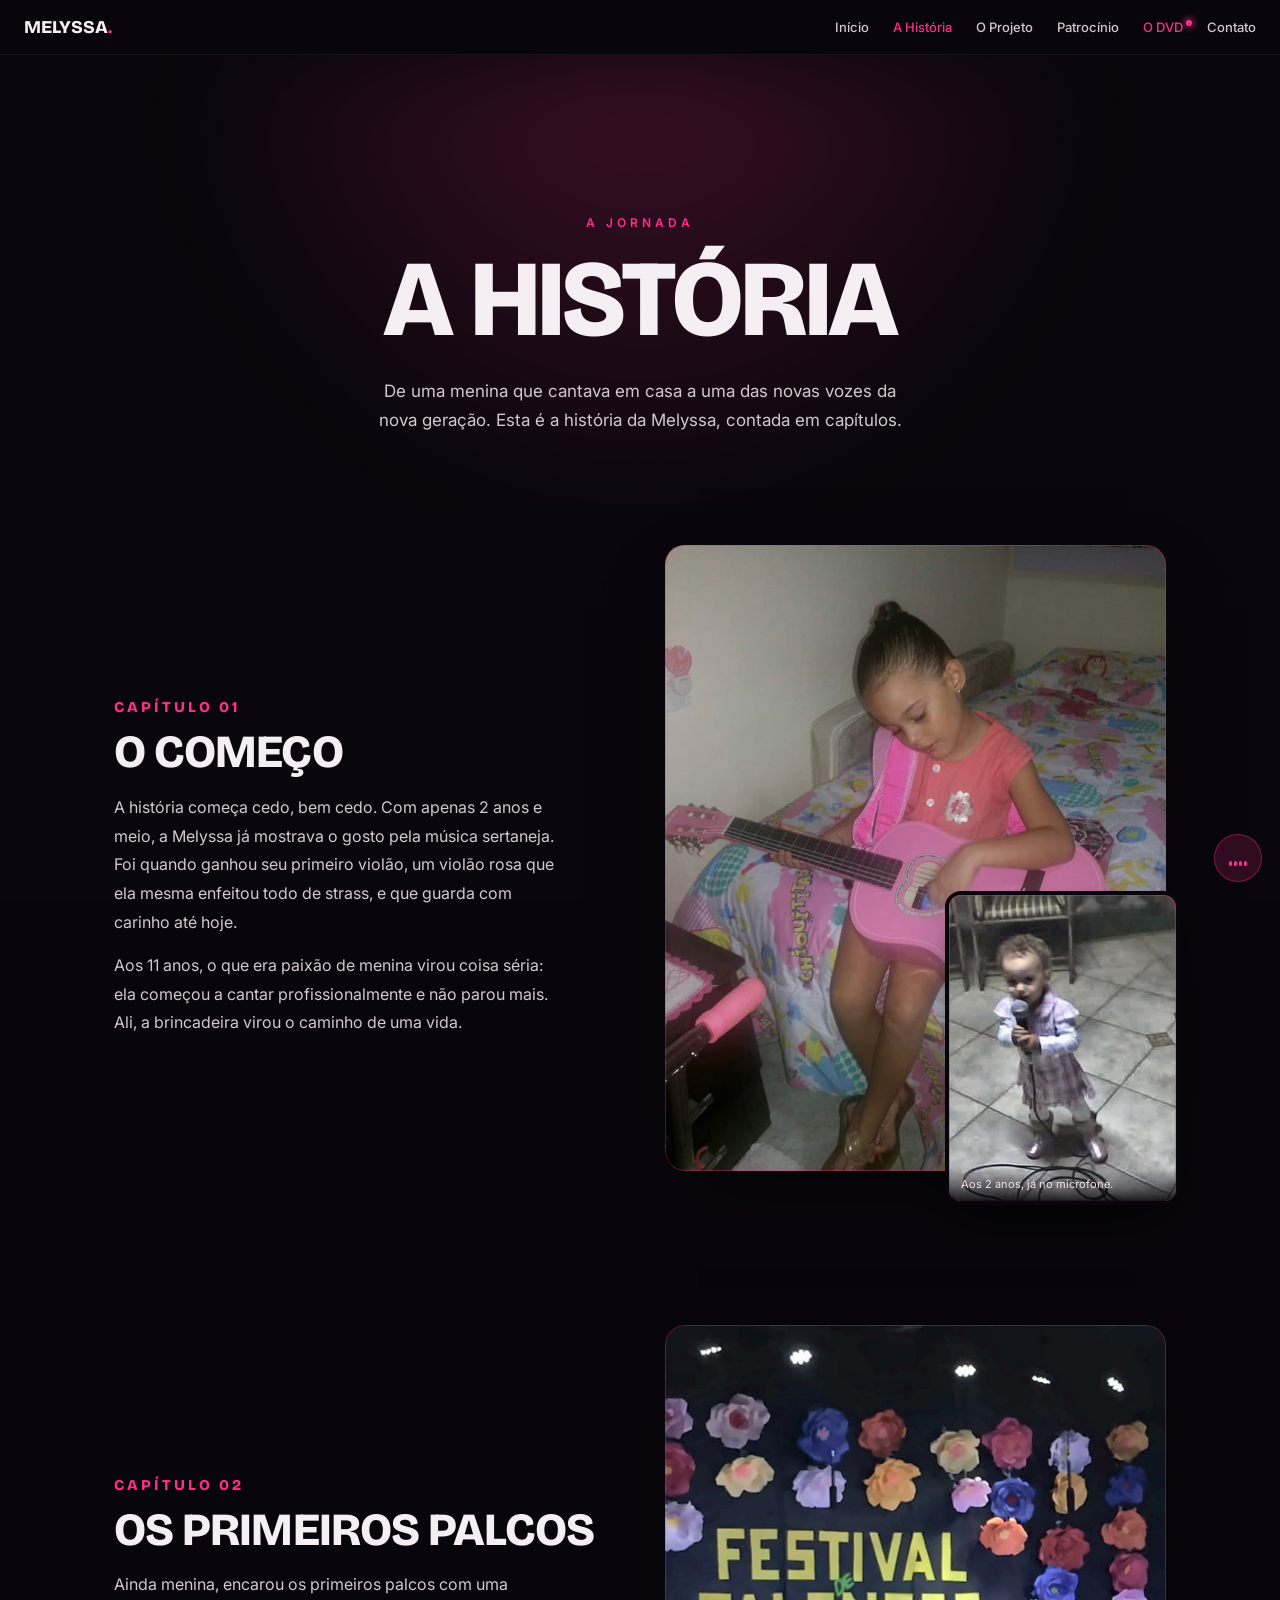
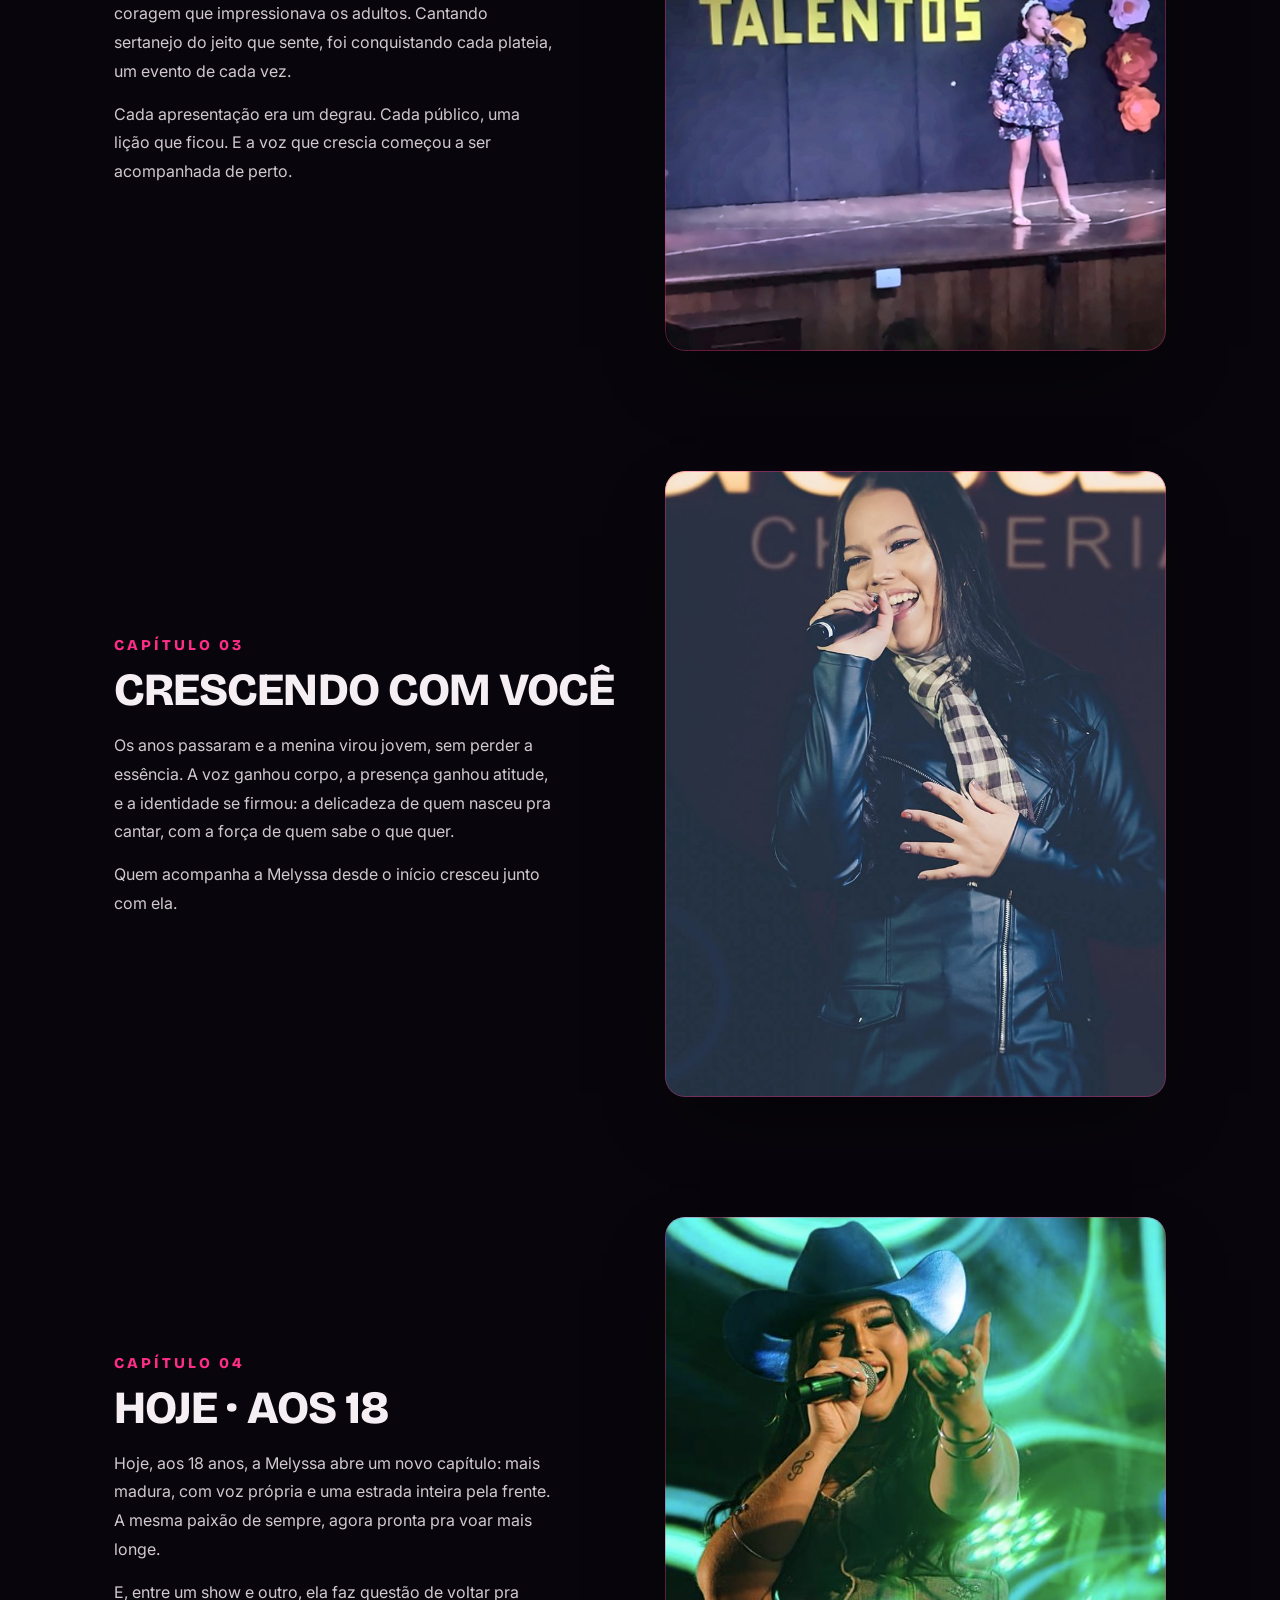
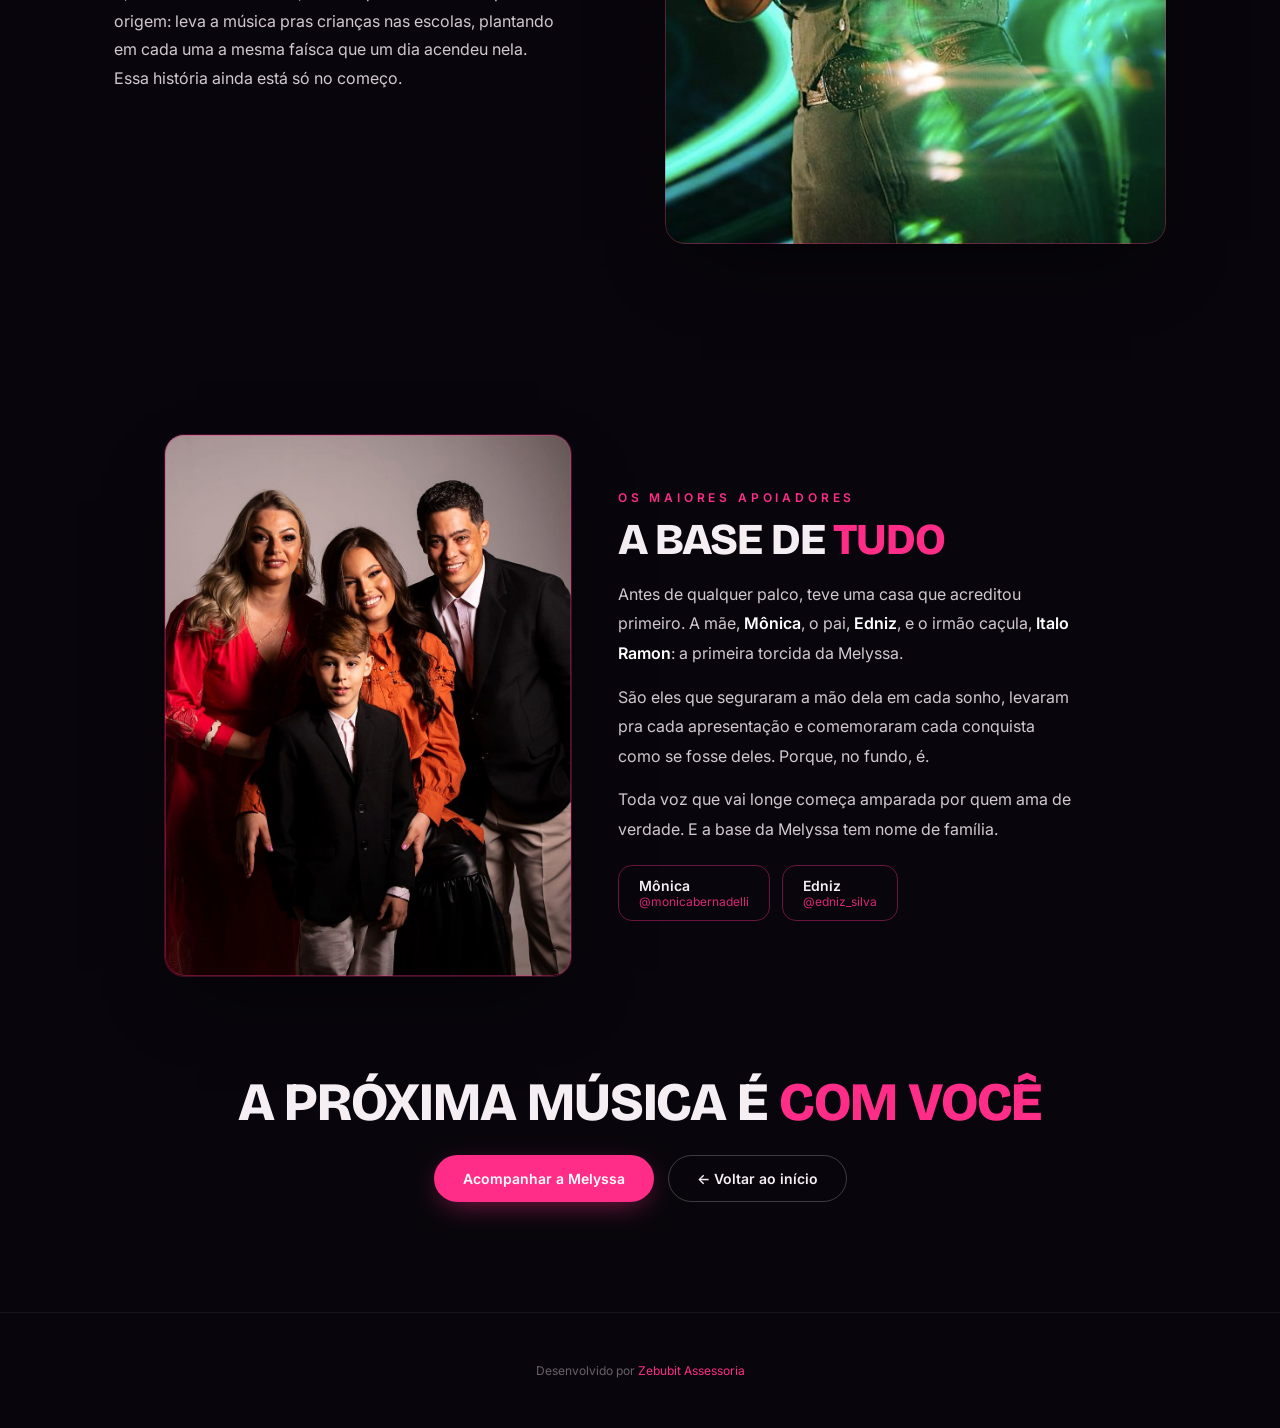
<file: historia.html>
<!doctype html>
<html lang="pt-BR">
<head>
<meta charset="utf-8">
<meta name="viewport" content="width=device-width, initial-scale=1, viewport-fit=cover">
<title>A História · Melyssa Raphaela</title>
<meta name="description" content="A história de Melyssa Raphaela: de menina que descobriu a música a uma das novas vozes da nova geração.">
<link rel="preconnect" href="https://fonts.googleapis.com">
<link rel="preconnect" href="https://fonts.gstatic.com" crossorigin>
<link href="https://fonts.googleapis.com/css2?family=Bricolage+Grotesque:opsz,wght@12..96,600;12..96,700;12..96,800&family=Inter:wght@400;500;600&display=swap" rel="stylesheet">
<link rel="stylesheet" href="premium.css">
<style>
:root{--bg:#08060c;--bg2:#0d0a14;--ink:#f5eef3;--muted:#d2c8cf;--magenta:#ff2d87;--glow:rgba(255,45,135,.55);--maxw:1100px}
*{margin:0;padding:0;box-sizing:border-box}
body{background:var(--bg);color:var(--ink);font-family:'Inter',system-ui,sans-serif;-webkit-font-smoothing:antialiased;overflow-x:hidden}
.wrap{max-width:var(--maxw);margin:0 auto;padding:0 24px}
a{color:inherit;text-decoration:none}
.display{font-family:'Bricolage Grotesque',sans-serif;font-weight:800;line-height:.97;letter-spacing:-.02em}

nav{position:fixed;top:0;left:0;right:0;z-index:100;display:flex;align-items:center;justify-content:space-between;padding:16px 24px;background:rgba(8,6,12,.6);backdrop-filter:blur(14px);border-bottom:1px solid rgba(255,255,255,.06)}
nav .logo{font-family:'Bricolage Grotesque';font-weight:800;font-size:18px}nav .logo b{color:var(--magenta)}
nav .nlinks{display:flex;gap:24px;font-size:13px;font-weight:500;color:var(--muted)}
nav .nlinks a{transition:.25s}nav .nlinks a:hover,nav .nlinks a.on{color:var(--magenta)}nav .nlinks a.hot{color:var(--magenta);position:relative}nav .nlinks a.hot::after{content:"";position:absolute;right:-9px;top:1px;width:6px;height:6px;border-radius:50%;background:var(--magenta);box-shadow:0 0 6px 2px rgba(255,45,135,.6);animation:navDot 1.4s ease-in-out infinite}@keyframes navDot{0%,100%{opacity:1;transform:scale(1)}50%{opacity:.35;transform:scale(.55)}}@media(prefers-reduced-motion:reduce){nav .nlinks a.hot::after{animation:none}}
@media(max-width:680px){nav{flex-wrap:wrap;padding:12px 16px}nav .nlinks{width:100%;justify-content:center;gap:8px 16px;font-size:12px;flex-wrap:wrap;margin-top:8px}}

/* header */
.phead{position:relative;padding:160px 0 70px;text-align:center;overflow:hidden}
.phead .glow{position:absolute;left:50%;top:0;width:90vw;height:60vh;transform:translateX(-50%);background:radial-gradient(circle at 50% 0,var(--glow),transparent 60%);opacity:.4;filter:blur(50px);z-index:0}
.phead .eyebrow{position:relative;z-index:1;font-size:12px;letter-spacing:.34em;text-transform:uppercase;color:var(--magenta);font-weight:600;margin-bottom:18px}
.phead h1{position:relative;z-index:1;font-size:clamp(44px,9vw,108px);text-transform:uppercase}
.phead .sub{position:relative;z-index:1;color:var(--muted);max-width:50ch;margin:24px auto 0;font-size:17px;line-height:1.7}

/* timeline */
.tl{padding:40px 0 60px}
.chapter{display:grid;grid-template-columns:1fr 1fr;gap:50px;align-items:center;margin-bottom:120px}
.chapter:nth-child(even) .c-media{order:2}
@media(max-width:820px){.chapter{grid-template-columns:1fr;gap:30px}.chapter:nth-child(even) .c-media{order:0}}
.c-num{font-family:'Bricolage Grotesque';font-weight:800;font-size:15px;color:var(--magenta);letter-spacing:.2em;margin-bottom:14px}
.c-text h2{font-size:clamp(28px,4vw,46px);text-transform:uppercase;margin-bottom:18px}
.c-text p{color:var(--muted);line-height:1.8;font-size:16px;max-width:44ch;margin-bottom:14px}
.c-media{position:relative}
.frame{position:relative;border-radius:20px;overflow:hidden;aspect-ratio:4/5;box-shadow:0 30px 80px -34px rgba(0,0,0,.85)}
.frame img{width:100%;height:100%;object-fit:cover;display:block}
.frame .ring{position:absolute;inset:0;border:1px solid rgba(255,45,135,.35);border-radius:20px;z-index:2;pointer-events:none}
/* placeholder da foto de criança */
.frame.ph{display:grid;place-items:center;background:radial-gradient(circle at 50% 40%,rgba(255,45,135,.1),transparent 60%);border:1px dashed rgba(255,45,135,.45)}
.frame.ph .pht{color:var(--muted);font-size:14px;text-align:center;padding:24px;line-height:1.6}
.frame.ph .pht b{color:var(--magenta);display:block;margin-bottom:8px;font-size:13px;letter-spacing:.2em;text-transform:uppercase}
/* duo: foto principal + inset (violão rosa + bebê no microfone) */
.duo{position:relative;padding-bottom:34px}
.duo .inset{position:absolute;right:-14px;bottom:0;width:47%;aspect-ratio:3/4;border-radius:16px;overflow:hidden;z-index:3;box-shadow:0 22px 50px -16px rgba(0,0,0,.9);border:4px solid var(--bg)}
.duo .inset img{width:100%;height:100%;object-fit:cover;display:block}
.duo .inset .ring{position:absolute;inset:0;border:1px solid rgba(255,45,135,.4);border-radius:12px;z-index:2;pointer-events:none}
.duo .inset .cap{position:absolute;left:0;right:0;bottom:0;z-index:3;padding:10px 12px;font-size:11px;color:#f3e6ee;background:linear-gradient(transparent,rgba(8,6,12,.9))}
@media(max-width:820px){.duo .inset{width:45%;right:-6px}}

/* notas musicais caindo (fundo) */
#notes{position:fixed;inset:0;z-index:0;pointer-events:none;overflow:hidden}
#notes .note{position:absolute;top:-8%;color:var(--magenta);opacity:0;font-size:22px;will-change:transform,opacity;
  animation:fall linear infinite;text-shadow:0 0 12px rgba(255,45,135,.5)}
@keyframes fall{
  0%{transform:translateY(0) rotate(0deg);opacity:0}
  10%{opacity:.5}
  90%{opacity:.5}
  100%{transform:translateY(108vh) rotate(320deg);opacity:0}
}
.tl,.phead,.endcta,.family,nav,footer{position:relative;z-index:1}
@media(prefers-reduced-motion:reduce){#notes{display:none}}

/* seção maiores apoiadores (família) */
.family{padding:10px 0 40px}
.family .grid{display:grid;grid-template-columns:.9fr 1.1fr;gap:46px;align-items:center;max-width:1000px;margin:0 auto}
@media(max-width:820px){.family .grid{grid-template-columns:1fr;gap:28px}}
.family .fphoto{position:relative;border-radius:20px;overflow:hidden;aspect-ratio:3/4;box-shadow:0 30px 80px -34px rgba(0,0,0,.85);border:1px solid rgba(255,45,135,.22)}
.family .fphoto img{width:100%;height:100%;object-fit:cover;display:block}
.family .fphoto .ring{position:absolute;inset:0;border:1px solid rgba(255,45,135,.35);border-radius:20px;z-index:2;pointer-events:none}
.family .eyebrow{font-size:12px;letter-spacing:.32em;text-transform:uppercase;color:var(--magenta);font-weight:600;margin-bottom:14px}
.family h2{font-size:clamp(26px,4vw,44px);text-transform:uppercase;margin-bottom:18px}
.family h2 em{font-style:normal;color:var(--magenta)}
.family p{color:var(--muted);line-height:1.85;font-size:16px;margin-bottom:14px;max-width:46ch}
.family p .em{color:#fff;font-weight:600}
.family .igs{display:flex;gap:12px;flex-wrap:wrap;margin-top:20px}
.family .ig{display:inline-flex;flex-direction:column;padding:11px 20px;border:1px solid rgba(255,45,135,.4);border-radius:14px;transition:.25s}
.family .ig:hover{border-color:var(--magenta);transform:translateY(-2px)}
.family .ig b{font-size:14px;color:var(--ink);font-weight:600}
.family .ig small{font-size:12px;color:var(--magenta);opacity:.85}
.endcta{text-align:center;padding:60px 0 110px}
.endcta h2{font-size:clamp(28px,5vw,54px);text-transform:uppercase;margin-bottom:26px}
.endcta h2 span{color:var(--magenta)}
.btn{display:inline-flex;align-items:center;gap:9px;padding:14px 28px;border-radius:100px;font-weight:600;font-size:14px;cursor:pointer;transition:.25s;border:1px solid transparent}
.btn-pri{background:var(--magenta);color:#fff;box-shadow:0 8px 30px -8px var(--glow)}.btn-pri:hover{transform:translateY(-2px)}
.btn-gho{border-color:rgba(255,255,255,.22)}.btn-gho:hover{border-color:var(--magenta);color:var(--magenta)}

footer{padding:50px 0;border-top:1px solid rgba(255,255,255,.07);text-align:center}
footer .copy{font-size:12px;color:#6b5f6a}footer .copy a{color:var(--magenta)}

.reveal{opacity:0;transform:translateY(34px);transition:opacity .9s cubic-bezier(.2,.7,.2,1),transform .9s cubic-bezier(.2,.7,.2,1)}
.reveal.in{opacity:1;transform:none}
#music{position:fixed;right:18px;bottom:18px;z-index:90;width:48px;height:48px;border-radius:50%;background:rgba(255,45,135,.16);border:1px solid rgba(255,45,135,.4);backdrop-filter:blur(8px);display:grid;place-items:center;cursor:pointer;transition:.25s}
#music:hover{background:rgba(255,45,135,.3)}
#music .bars{display:flex;gap:2.5px;align-items:flex-end;height:16px}
#music .bars i{width:2.5px;background:var(--magenta);height:5px;border-radius:2px}
#music.playing .bars i{animation:eq .9s ease-in-out infinite}
#music.playing .bars i:nth-child(2){animation-delay:.2s}#music.playing .bars i:nth-child(3){animation-delay:.4s}#music.playing .bars i:nth-child(4){animation-delay:.1s}
@keyframes eq{0%,100%{height:4px}50%{height:16px}}
</style>
</head>
<body>

<div id="notes" aria-hidden="true"></div>

<nav>
  <a class="logo" href="index.html">MELYSSA<b>.</b></a>
  <div class="nlinks">
    <a href="index.html">Início</a>
    <a href="historia.html" class="on">A História</a>
    <a href="projeto.html">O Projeto</a>
    <a href="patrocinio.html">Patrocínio</a>
    <a href="dvd.html" class="hot">O DVD</a>
    <a href="index.html#contato">Contato</a>
  </div>
</nav>

<header class="phead">
  <div class="glow"></div>
  <div class="eyebrow">A jornada</div>
  <h1 class="display">A História</h1>
  <p class="sub">De uma menina que cantava em casa a uma das novas vozes da nova geração. Esta é a história da Melyssa, contada em capítulos.</p>
</header>

<section class="tl">
  <div class="wrap">

    <article class="chapter reveal">
      <div class="c-text">
        <div class="c-num">CAPÍTULO 01</div>
        <h2 class="display">O começo</h2>
        <p>A história começa cedo, bem cedo. Com apenas 2 anos e meio, a Melyssa já mostrava o gosto pela música sertaneja. Foi quando ganhou seu primeiro violão, um violão rosa que ela mesma enfeitou todo de strass, e que guarda com carinho até hoje.</p>
        <p>Aos 11 anos, o que era paixão de menina virou coisa séria: ela começou a cantar profissionalmente e não parou mais. Ali, a brincadeira virou o caminho de uma vida.</p>
      </div>
      <div class="c-media">
        <div class="duo">
          <div class="frame main">
            <div class="ring"></div>
            <img src="assets/crianca-violao.jpg" alt="Melyssa criança com o violão rosa de strass">
          </div>
          <div class="inset">
            <div class="ring"></div>
            <img src="assets/bebe-mic.jpg" alt="Melyssa aos 2 anos cantando no microfone">
            <div class="cap">Aos 2 anos, já no microfone.</div>
          </div>
        </div>
      </div>
    </article>

    <article class="chapter reveal">
      <div class="c-text">
        <div class="c-num">CAPÍTULO 02</div>
        <h2 class="display">Os primeiros palcos</h2>
        <p>Ainda menina, encarou os primeiros palcos com uma coragem que impressionava os adultos. Cantando sertanejo do jeito que sente, foi conquistando cada plateia, um evento de cada vez.</p>
        <p>Cada apresentação era um degrau. Cada público, uma lição que ficou. E a voz que crescia começou a ser acompanhada de perto.</p>
      </div>
      <div class="c-media">
        <div class="frame">
          <div class="ring"></div>
          <img src="assets/palco-mirim.jpg" alt="Melyssa criança cantando no Festival de Talentos">
        </div>
      </div>
    </article>

    <article class="chapter reveal">
      <div class="c-text">
        <div class="c-num">CAPÍTULO 03</div>
        <h2 class="display">Crescendo com você</h2>
        <p>Os anos passaram e a menina virou jovem, sem perder a essência. A voz ganhou corpo, a presença ganhou atitude, e a identidade se firmou: a delicadeza de quem nasceu pra cantar, com a força de quem sabe o que quer.</p>
        <p>Quem acompanha a Melyssa desde o início cresceu junto com ela.</p>
      </div>
      <div class="c-media">
        <div class="frame">
          <div class="ring"></div>
          <img src="assets/melyssa-crescendo.jpg" alt="Melyssa Raphaela cantando ao vivo, mais madura">
        </div>
      </div>
    </article>

    <article class="chapter reveal">
      <div class="c-text">
        <div class="c-num">CAPÍTULO 04</div>
        <h2 class="display">Hoje · Aos 18</h2>
        <p>Hoje, aos 18 anos, a Melyssa abre um novo capítulo: mais madura, com voz própria e uma estrada inteira pela frente. A mesma paixão de sempre, agora pronta pra voar mais longe.</p>
        <p>E, entre um show e outro, ela faz questão de voltar pra origem: leva a música pras crianças nas escolas, plantando em cada uma a mesma faísca que um dia acendeu nela. Essa história ainda está só no começo.</p>
      </div>
      <div class="c-media">
        <div class="frame">
          <div class="ring"></div>
          <img src="assets/melyssa-hoje.jpg" alt="Melyssa Raphaela hoje, cantando no palco">
        </div>
      </div>
    </article>

  </div>
</section>

<section class="family">
  <div class="wrap grid">
    <div class="reveal fphoto">
      <div class="ring"></div>
      <img src="assets/familia.jpg" alt="Melyssa Raphaela com a mãe Mônica, o pai Edniz e o irmão">
    </div>
    <div class="reveal">
      <div class="eyebrow">Os maiores apoiadores</div>
      <h2 class="display">A base de <em>tudo</em></h2>
      <p>Antes de qualquer palco, teve uma casa que acreditou primeiro. A mãe, <span class="em">Mônica</span>, o pai, <span class="em">Edniz</span>, e o irmão caçula, <span class="em">Italo Ramon</span>: a primeira torcida da Melyssa.</p>
      <p>São eles que seguraram a mão dela em cada sonho, levaram pra cada apresentação e comemoraram cada conquista como se fosse deles. Porque, no fundo, é.</p>
      <p>Toda voz que vai longe começa amparada por quem ama de verdade. E a base da Melyssa tem nome de família.</p>
      <div class="igs">
        <a class="ig" href="https://instagram.com/monicabernadelli" target="_blank" rel="noopener"><b>Mônica</b><small>@monicabernadelli</small></a>
        <a class="ig" href="https://instagram.com/edniz_silva" target="_blank" rel="noopener"><b>Edniz</b><small>@edniz_silva</small></a>
      </div>
    </div>
  </div>
</section>

<section class="endcta">
  <div class="wrap">
    <h2 class="display">A próxima música é <span>com você</span></h2>
    <div style="display:flex;gap:14px;justify-content:center;flex-wrap:wrap">
      <a class="btn btn-pri" href="index.html#contato">Acompanhar a Melyssa</a>
      <a class="btn btn-gho" href="index.html">← Voltar ao início</a>
    </div>
  </div>
</section>

<footer>
  <div class="wrap copy">Desenvolvido por <a href="https://zebubit.com.br" target="_blank" rel="noopener">Zebubit Assessoria</a></div>
</footer>

<div id="music" title="Tocar música" role="button" tabindex="0" aria-label="Tocar ou pausar a música"><div class="bars"><i></i><i></i><i></i><i></i></div></div>
<audio id="audio" src="assets/musica.mp3" loop preload="none"></audio>

<script>
const io=new IntersectionObserver((es)=>{es.forEach(e=>{if(e.isIntersecting){e.target.classList.add('in');io.unobserve(e.target)}})},{threshold:.15});
document.querySelectorAll('.reveal').forEach(el=>io.observe(el));

/* notas musicais caindo no fundo */
(function(){
  if(matchMedia('(prefers-reduced-motion:reduce)').matches) return;
  var box=document.getElementById('notes'); if(!box) return;
  var glyphs=['♪','♫','♩','♬']; // ♪ ♫ ♩ ♬
  var N=window.innerWidth<680?11:20;
  for(var i=0;i<N;i++){
    var s=document.createElement('span'); s.className='note';
    s.textContent=glyphs[i%glyphs.length];
    s.style.left=(Math.random()*100)+'%';
    s.style.fontSize=(16+Math.random()*18)+'px';
    s.style.animationDuration=(9+Math.random()*9)+'s';
    s.style.animationDelay=(-Math.random()*14)+'s';
    s.style.opacity=1;
    box.appendChild(s);
  }
})();
</script>
<script src="premium.js"></script>
<script src="player.js"></script>
</body>
</html>
</file>
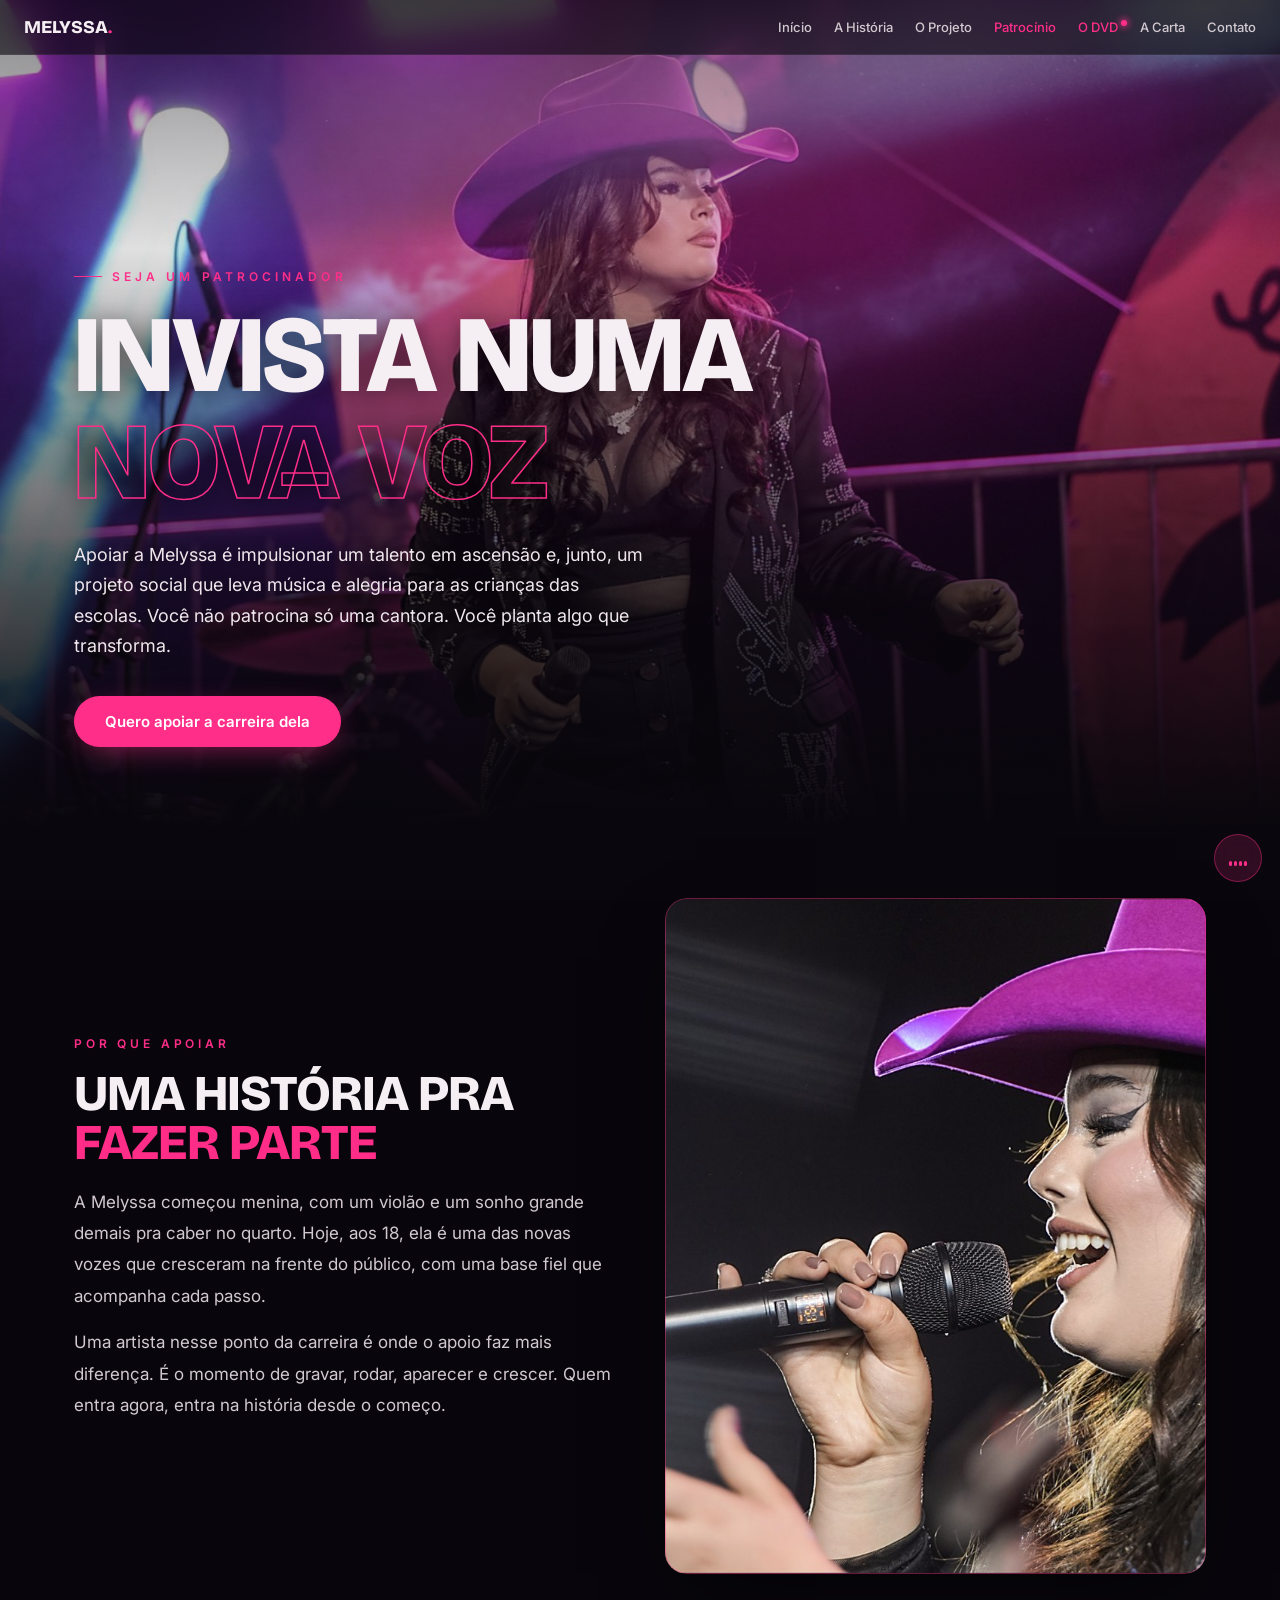
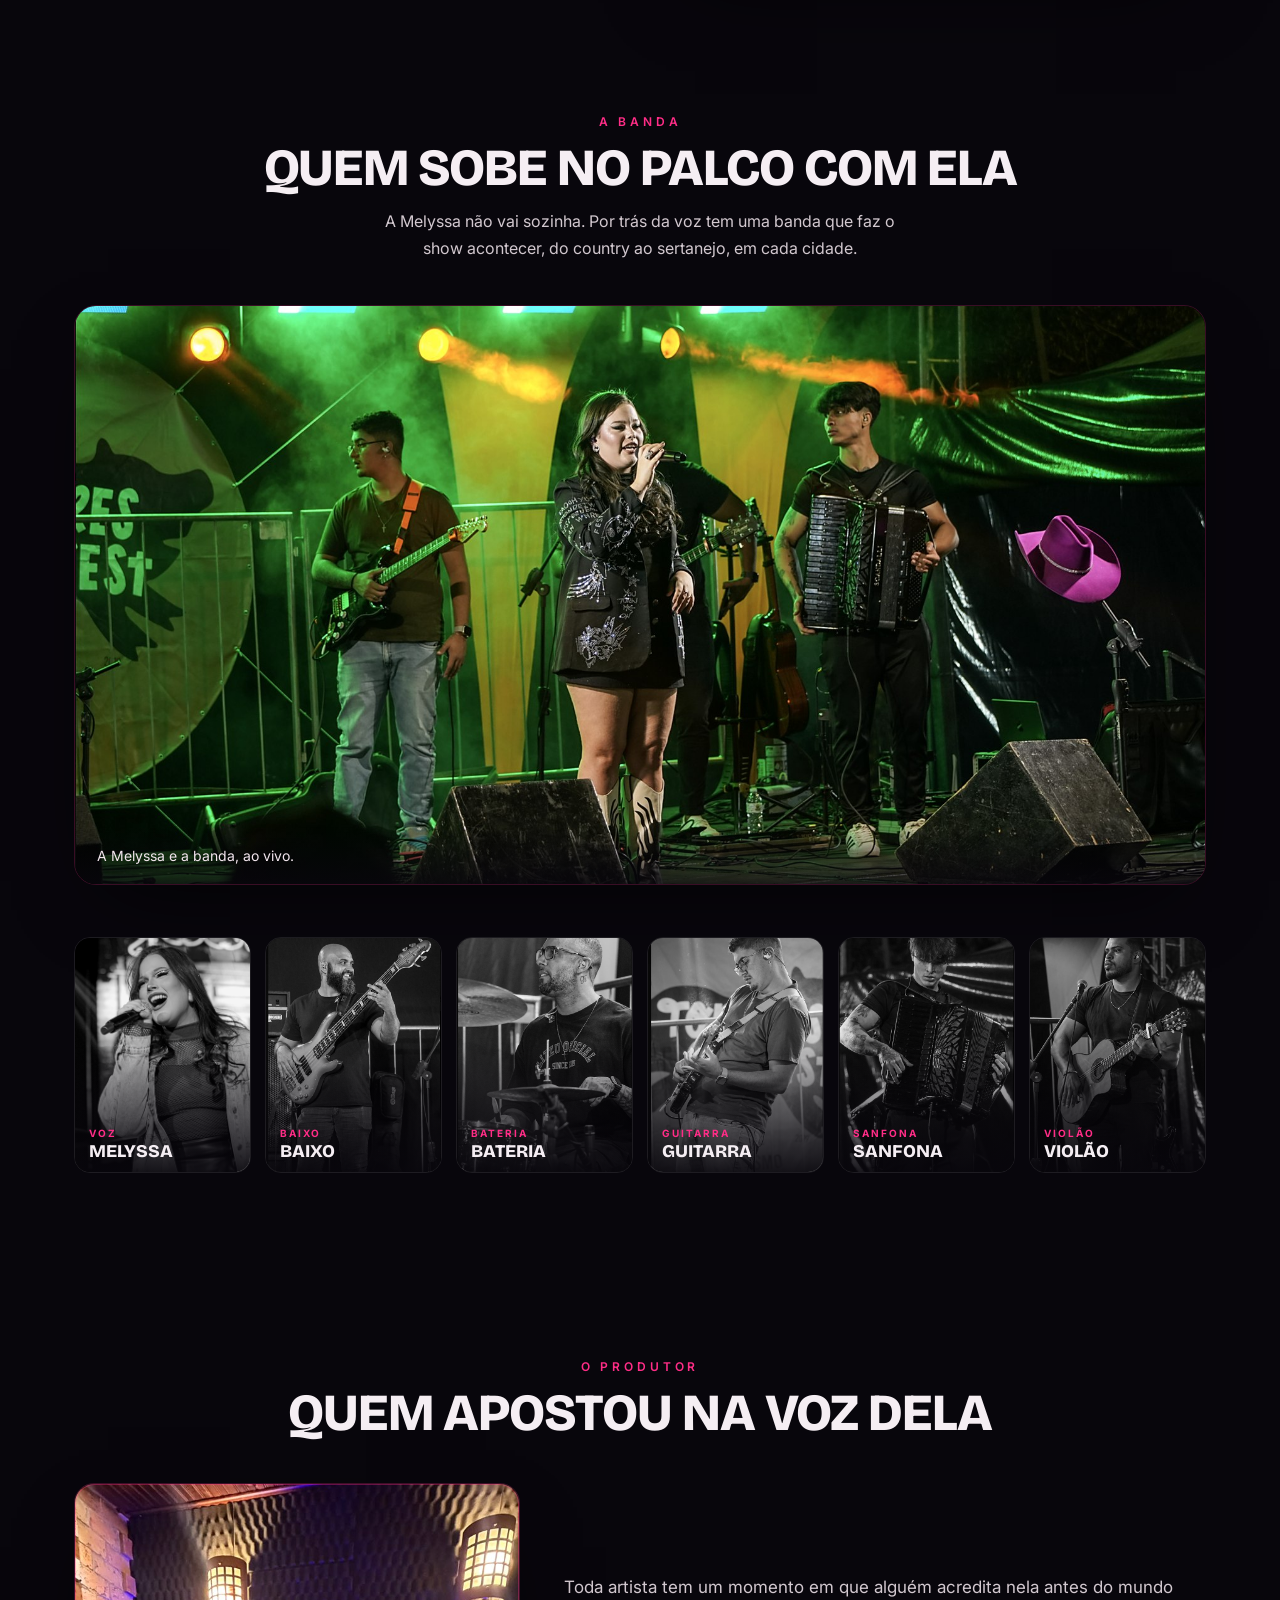
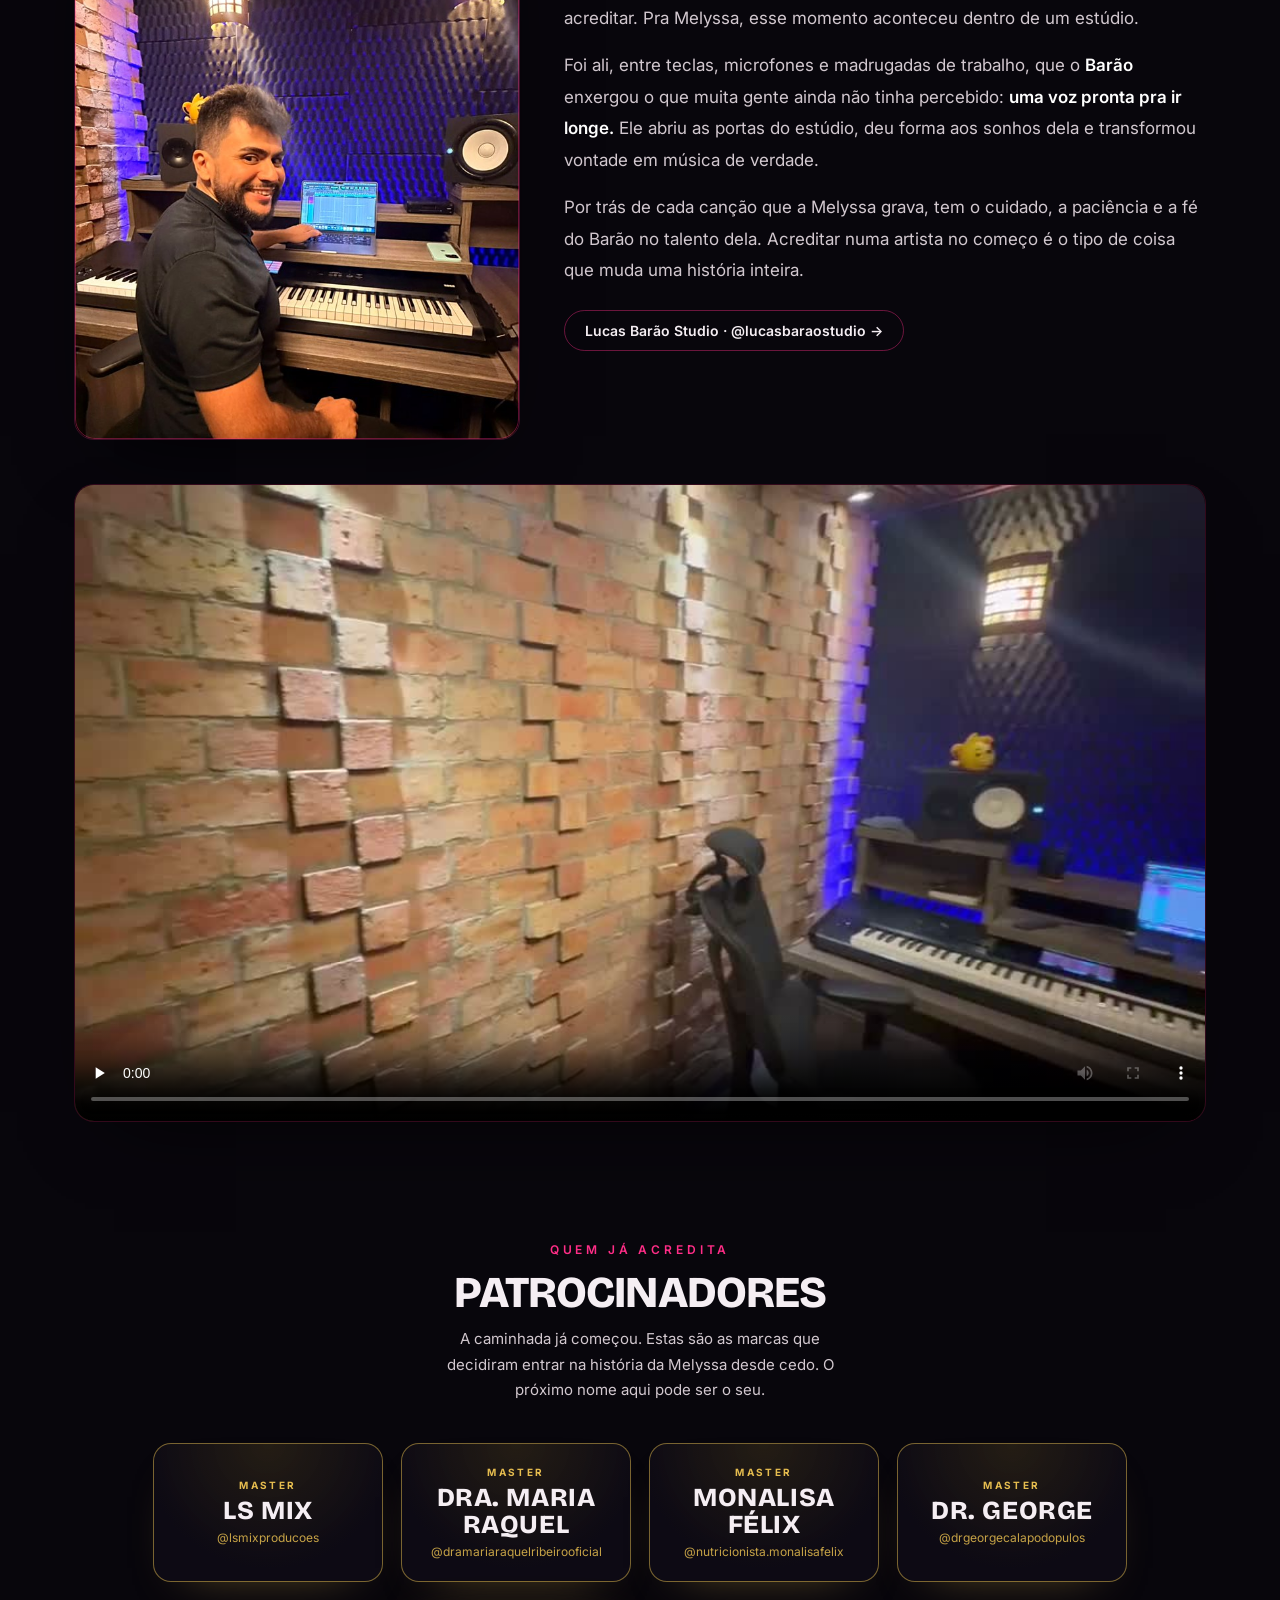
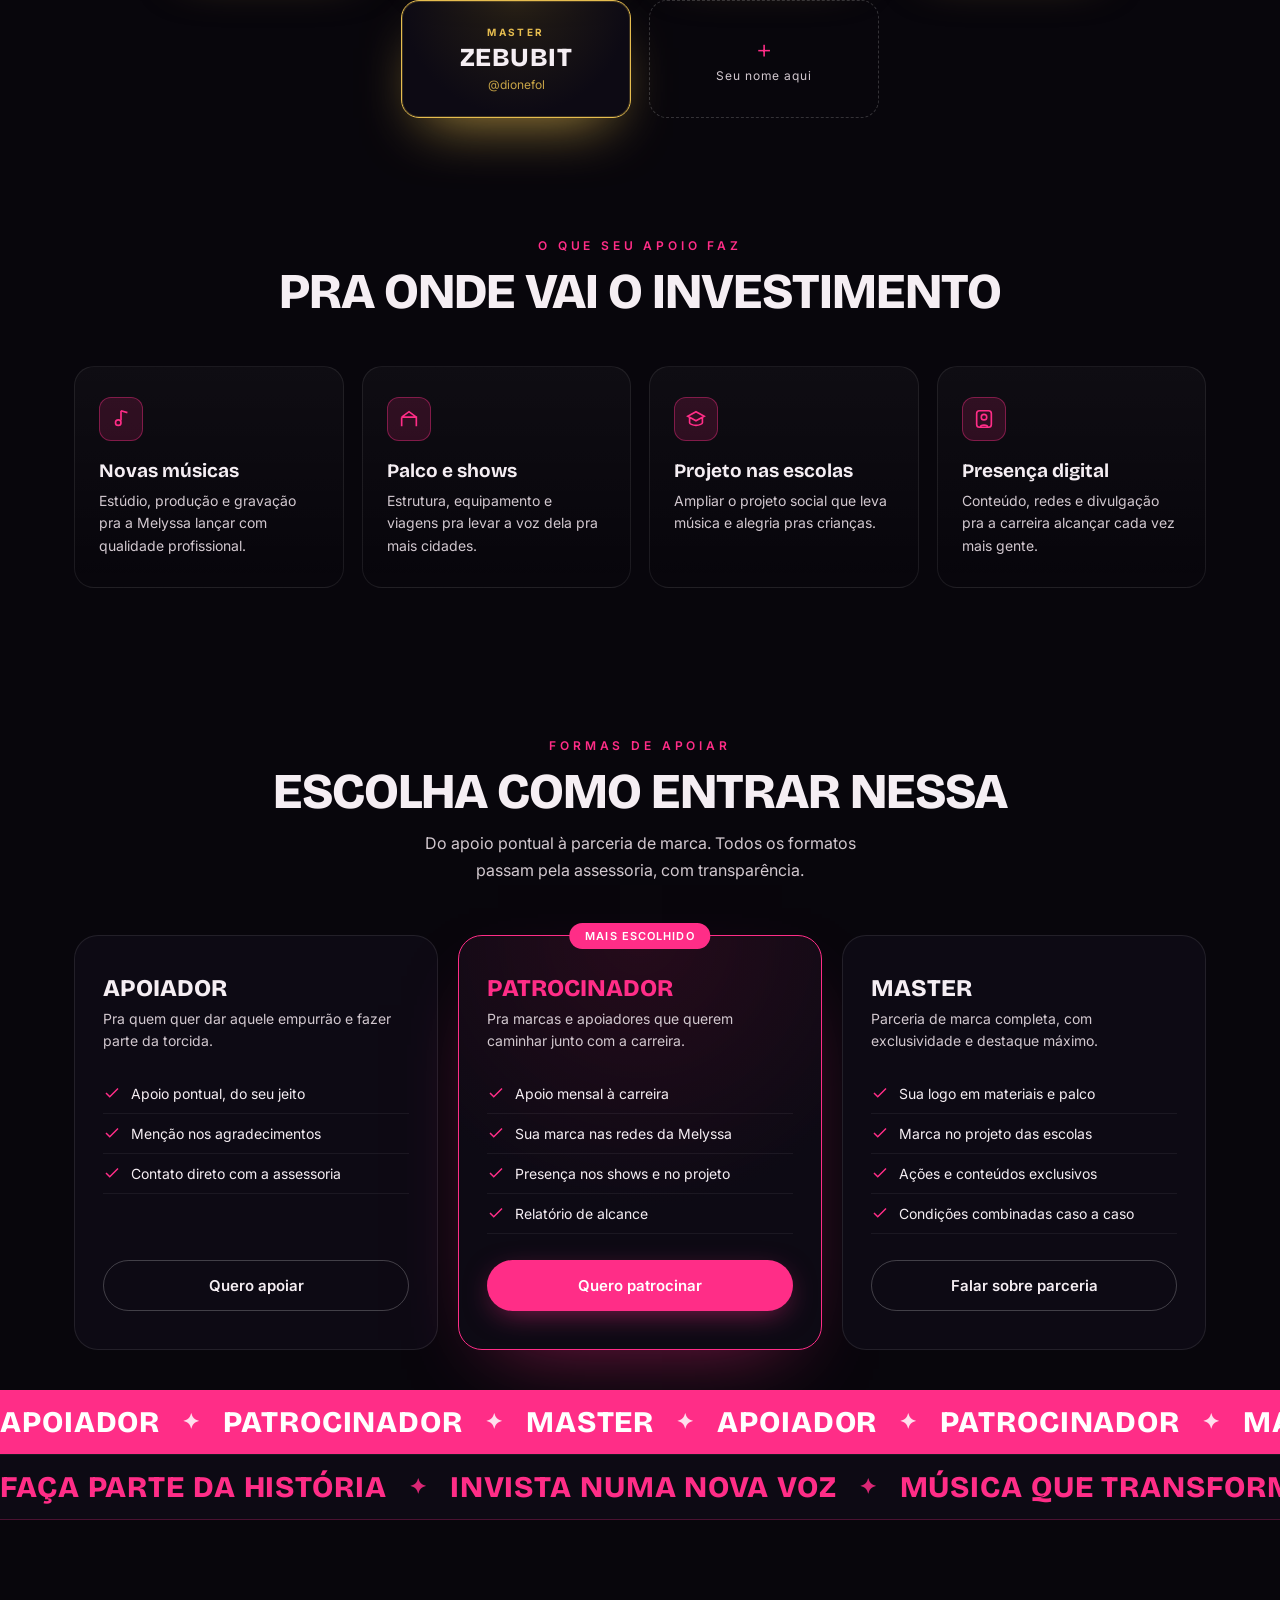
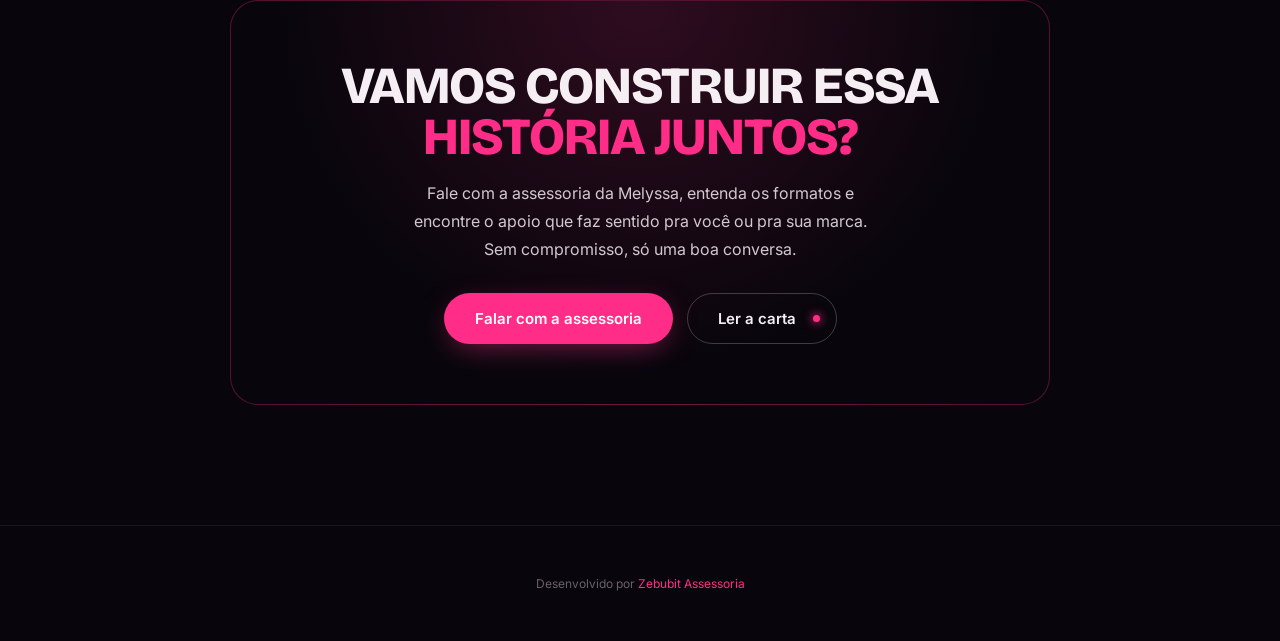
<file: patrocinio.html>
<!doctype html>
<html lang="pt-BR">
<head>
<meta charset="utf-8">
<meta name="viewport" content="width=device-width, initial-scale=1, viewport-fit=cover">
<title>Apoie a Melyssa · Patrocínio</title>
<meta name="description" content="Invista numa nova voz da música e num projeto social que leva alegria às crianças. Seja um patrocinador da carreira da Melyssa Raphaela.">
<link rel="preconnect" href="https://fonts.googleapis.com">
<link rel="preconnect" href="https://fonts.gstatic.com" crossorigin>
<link href="https://fonts.googleapis.com/css2?family=Bricolage+Grotesque:opsz,wght@12..96,600;12..96,700;12..96,800&family=Inter:wght@400;500;600&display=swap" rel="stylesheet">
<link rel="stylesheet" href="premium.css">
<style>
:root{--bg:#08060c;--bg2:#0d0a14;--ink:#f5eef3;--muted:#d2c8cf;--magenta:#ff2d87;--magenta-deep:#c2126b;--glow:rgba(255,45,135,.55);--maxw:1180px}
*{margin:0;padding:0;box-sizing:border-box}
body{background:var(--bg);color:var(--ink);font-family:'Inter',system-ui,sans-serif;-webkit-font-smoothing:antialiased;overflow-x:hidden}
.wrap{max-width:var(--maxw);margin:0 auto;padding:0 24px}
a{color:inherit;text-decoration:none}
.display{font-family:'Bricolage Grotesque',sans-serif;font-weight:800;line-height:.98;letter-spacing:-.02em}

nav{position:fixed;top:0;left:0;right:0;z-index:100;display:flex;align-items:center;justify-content:space-between;padding:16px 24px;background:rgba(8,6,12,.6);backdrop-filter:blur(14px);border-bottom:1px solid rgba(255,255,255,.06)}
nav .logo{font-family:'Bricolage Grotesque';font-weight:800;font-size:18px}nav .logo b{color:var(--magenta)}
nav .nlinks{display:flex;gap:22px;font-size:13px;font-weight:500;color:var(--muted)}
nav .nlinks a{transition:.25s}nav .nlinks a:hover,nav .nlinks a.on{color:var(--magenta)}nav .nlinks a.hot{color:var(--magenta);position:relative}nav .nlinks a.hot::after{content:"";position:absolute;right:-9px;top:1px;width:6px;height:6px;border-radius:50%;background:var(--magenta);box-shadow:0 0 6px 2px rgba(255,45,135,.6);animation:navDot 1.4s ease-in-out infinite}@keyframes navDot{0%,100%{opacity:1;transform:scale(1)}50%{opacity:.35;transform:scale(.55)}}@media(prefers-reduced-motion:reduce){nav .nlinks a.hot::after{animation:none}}
@media(max-width:680px){nav{flex-wrap:wrap;padding:12px 16px}nav .nlinks{width:100%;justify-content:center;gap:8px 16px;font-size:12px;flex-wrap:wrap;margin-top:8px}}

/* hero cinematográfico */
.phero{position:relative;min-height:92vh;min-height:92dvh;display:flex;align-items:flex-end;overflow:hidden}
.phero-bg{position:absolute;inset:0;background:url('assets/hero-live.jpg') center 26%/cover no-repeat;transform:scale(1.08);animation:kenburns 24s ease-in-out infinite alternate;will-change:transform}
@keyframes kenburns{0%{transform:scale(1.08) translate(0,0)}100%{transform:scale(1.17) translate(-1.6%,-1.4%)}}
.phero-scrim{position:absolute;inset:0;z-index:1;background:linear-gradient(180deg,rgba(8,6,12,.5) 0%,rgba(8,6,12,.12) 30%,rgba(8,6,12,.72) 72%,var(--bg) 100%),radial-gradient(92% 62% at 74% 18%,rgba(255,45,135,.16),transparent 60%)}
.phero .glow{position:absolute;left:62%;top:24%;width:70vw;height:70vw;transform:translate(-50%,-50%);background:radial-gradient(circle,var(--glow),transparent 60%);opacity:.35;filter:blur(60px);z-index:1}
.phero-inner{position:relative;z-index:4;width:100%;padding-bottom:9vh}
.phero .eyebrow{display:inline-flex;align-items:center;gap:10px;font-size:12px;letter-spacing:.34em;text-transform:uppercase;color:var(--magenta);font-weight:600;margin-bottom:18px}
.phero .eyebrow::before{content:"";width:28px;height:1px;background:var(--magenta)}
.phero h1{font-size:clamp(44px,8.5vw,110px);text-transform:uppercase;text-shadow:0 4px 30px rgba(0,0,0,.6)}
.phero h1 em{font-style:normal;color:transparent;-webkit-text-stroke:1.5px var(--magenta)}
.phero .sub{color:#efe6ec;max-width:52ch;margin:24px 0 0;font-size:clamp(15px,2vw,18px);line-height:1.7;text-shadow:0 2px 16px rgba(0,0,0,.7)}
.phero .cta{margin-top:34px}
@media(prefers-reduced-motion:reduce){.phero-bg{animation:none}}

/* seção A Banda */
.band{padding:100px 0 90px;position:relative;z-index:1}
.band .head{text-align:center;margin-bottom:14px}
.band .eyebrow{font-size:12px;letter-spacing:.32em;text-transform:uppercase;color:var(--magenta);font-weight:600;margin-bottom:14px}
.band h2{font-size:clamp(28px,4.4vw,52px);text-transform:uppercase}
.band .lead{color:var(--muted);max-width:54ch;margin:14px auto 0;text-align:center;line-height:1.7;font-size:16px}
.band .banner{position:relative;margin:42px 0 52px;border-radius:22px;overflow:hidden;aspect-ratio:16/8.2;box-shadow:0 30px 80px -34px rgba(0,0,0,.85);border:1px solid rgba(255,45,135,.2)}
.band .banner img{width:100%;height:100%;object-fit:cover;object-position:center 42%;display:block}
.band .banner .cap{position:absolute;left:0;right:0;bottom:0;padding:20px 22px;font-size:14px;color:#f3e6ee;background:linear-gradient(transparent,rgba(8,6,12,.85))}
.bgrid{display:grid;grid-template-columns:repeat(6,1fr);gap:14px;perspective:900px}
@media(max-width:900px){.bgrid{grid-template-columns:repeat(3,1fr)}}
@media(max-width:520px){.bgrid{grid-template-columns:repeat(2,1fr)}}
.member{position:relative;border-radius:16px;overflow:hidden;aspect-ratio:3/4;border:1px solid rgba(255,255,255,.09);
  transition:transform .25s ease,box-shadow .35s ease,border-color .35s ease;transform-style:preserve-3d}
.member img{width:100%;height:100%;object-fit:cover;display:block;filter:grayscale(1) contrast(1.03) brightness(.96);
  transition:filter .55s ease,transform .6s cubic-bezier(.2,.7,.2,1)}
.member::after{content:"";position:absolute;inset:0;z-index:1;background:linear-gradient(180deg,transparent 42%,rgba(8,6,12,.92))}
.member .info{position:absolute;left:0;right:0;bottom:0;z-index:2;padding:16px 14px;transform:translateY(5px);transition:transform .35s ease}
.member .role{font-size:10px;letter-spacing:.2em;text-transform:uppercase;color:var(--magenta);font-weight:700;margin-bottom:4px}
.member .nm{font-family:'Bricolage Grotesque';font-weight:800;font-size:clamp(15px,1.4vw,19px);line-height:1;text-transform:uppercase}
.member:hover{border-color:rgba(255,45,135,.55);box-shadow:0 26px 64px -26px rgba(255,45,135,.6)}
.member:hover img{filter:grayscale(0) contrast(1.04) brightness(1);transform:scale(1.06)}
.member:hover .info{transform:translateY(0)}
@media(hover:none){.member img{filter:none}}

/* seção O Produtor */
.producer{padding:96px 0 40px;position:relative;z-index:1}
.producer .head{text-align:center;margin-bottom:44px}
.producer .eyebrow{font-size:12px;letter-spacing:.32em;text-transform:uppercase;color:var(--magenta);font-weight:600;margin-bottom:14px}
.producer h2{font-size:clamp(28px,4.4vw,52px);text-transform:uppercase}
.pgrid2{display:grid;grid-template-columns:.82fr 1.18fr;gap:44px;align-items:center}
@media(max-width:820px){.pgrid2{grid-template-columns:1fr;gap:28px}}
.pphoto{position:relative;border-radius:20px;overflow:hidden;aspect-ratio:4/5;border:1px solid rgba(255,45,135,.22);box-shadow:0 30px 80px -34px rgba(0,0,0,.85)}
.pphoto img{width:100%;height:100%;object-fit:cover;object-position:center 28%;display:block}
.pphoto .ring{position:absolute;inset:0;border:1px solid rgba(255,45,135,.35);border-radius:20px;z-index:2;pointer-events:none}
.ptext p{color:var(--muted);line-height:1.85;font-size:clamp(15px,1.9vw,17px);margin-bottom:16px}
.ptext p .em{color:#fff;font-weight:600}
.ptext .credit{display:inline-flex;align-items:center;gap:9px;margin-top:8px;padding:11px 20px;border-radius:100px;border:1px solid rgba(255,45,135,.4);color:var(--ink);font-size:14px;font-weight:600;transition:.25s}
.ptext .credit:hover{border-color:var(--magenta);color:var(--magenta);transform:translateY(-2px)}
.pstudio{margin-top:44px;position:relative;border-radius:20px;overflow:hidden;border:1px solid rgba(255,45,135,.2);box-shadow:0 30px 80px -40px rgba(0,0,0,.85);background:#000}
.pstudio video{width:100%;display:block;aspect-ratio:16/9;object-fit:cover;background:#000}
.pstudio .plabel{position:absolute;left:0;right:0;bottom:0;padding:18px 20px;font-size:13px;color:#f3e6ee;background:linear-gradient(transparent,rgba(8,6,12,.85));z-index:2;pointer-events:none}

/* faixa animada (marquee) dos níveis */
.ribbon{position:relative;z-index:1;overflow:hidden}
.ribbon .rrow{display:flex;overflow:hidden;white-space:nowrap}
.ribbon .rrow.top{background:var(--magenta)}
.ribbon .rrow.bot{background:var(--bg2);border-top:1px solid rgba(255,255,255,.06);border-bottom:1px solid rgba(255,45,135,.25)}
.ribbon .track{display:inline-flex;align-items:center;flex:none;will-change:transform}
.ribbon .top .track{animation:mq-left 30s linear infinite}
.ribbon .bot .track{animation:mq-right 30s linear infinite}
.ribbon .it{font-family:'Bricolage Grotesque';font-weight:800;font-size:clamp(18px,2.6vw,30px);text-transform:uppercase;letter-spacing:.03em;padding:14px 0;display:inline-flex;align-items:center}
.ribbon .top .it{color:#fff}
.ribbon .bot .it{color:var(--magenta)}
.ribbon .star{margin:0 22px;font-size:.7em;opacity:.85}
.ribbon .top .star{color:#ffffff}
.ribbon .bot .star{color:var(--magenta)}
@keyframes mq-left{from{transform:translateX(0)}to{transform:translateX(-50%)}}
@keyframes mq-right{from{transform:translateX(-50%)}to{transform:translateX(0)}}
@media(prefers-reduced-motion:reduce){.ribbon .track{animation:none!important}}

/* patrocinadores atuais (prova social) */
.sponsors{padding:80px 0 40px;text-align:center;position:relative;z-index:1}
.sponsors .eyebrow{font-size:12px;letter-spacing:.32em;text-transform:uppercase;color:var(--magenta);font-weight:600;margin-bottom:14px}
.sponsors h2{font-size:clamp(26px,4vw,44px);text-transform:uppercase;margin-bottom:12px}
.sponsors .lead{color:var(--muted);max-width:48ch;margin:0 auto 40px;line-height:1.7;font-size:15px}
.slots{display:flex;gap:18px;justify-content:center;flex-wrap:wrap;align-items:stretch}
.slot{width:230px;min-height:118px;border-radius:18px;display:flex;flex-direction:column;align-items:center;justify-content:center;gap:6px;padding:22px;transition:.3s}
.slot.filled{background:radial-gradient(circle at 50% 0,rgba(255,45,135,.14),var(--bg2) 70%);border:1px solid rgba(255,45,135,.45);box-shadow:0 20px 50px -30px var(--glow)}
.slot.filled:hover{transform:translateY(-4px);border-color:var(--magenta)}
.slot .stag{font-size:10px;letter-spacing:.24em;text-transform:uppercase;color:var(--magenta);font-weight:700}
.slot .slogo{font-family:'Bricolage Grotesque';font-weight:800;font-size:26px;letter-spacing:.02em;color:var(--ink)}
.slot .ssub{font-size:11px;color:var(--muted)}
.slot.empty{background:transparent;border:1px dashed rgba(255,255,255,.18);color:var(--muted)}
.slot.empty:hover{border-color:rgba(255,45,135,.5)}
.slot.empty .plus{font-size:26px;color:var(--magenta);font-weight:300;line-height:1}
.slot.empty .etxt{font-size:12px;letter-spacing:.08em}
/* tier Master: dourado premium */
.slot.master{background:radial-gradient(circle at 50% 0,rgba(230,189,79,.13),var(--bg2) 70%);border-color:rgba(230,189,79,.5);box-shadow:0 20px 50px -34px rgba(230,189,79,.5)}
.slot.master:hover{border-color:#e6bd4f;box-shadow:0 22px 54px -28px rgba(230,189,79,.65)}
.slot.master .stag{color:#e6bd4f}
/* leve destaque da Zebubit (fundadora) */
.slot.zbdestaque{border-color:#e6bd4f;box-shadow:0 24px 60px -24px rgba(230,189,79,.8),inset 0 0 0 1px rgba(230,189,79,.22)}
.slot.zbdestaque:hover{box-shadow:0 26px 66px -22px rgba(230,189,79,.95),inset 0 0 0 1px rgba(230,189,79,.3)}
.slot .slogo{line-height:1.05}
.slot .ssub{font-size:12px;color:var(--magenta);opacity:.85}
.slot.master .ssub{color:#e6bd4f}

/* notas musicais caindo (camada sutil na frente) */
#notes{position:fixed;inset:0;z-index:3;pointer-events:none;overflow:hidden}
#notes .note{position:absolute;top:-8%;color:var(--magenta);opacity:0;font-size:22px;will-change:transform,opacity;animation:fall linear infinite;text-shadow:0 0 10px rgba(255,45,135,.55)}
@keyframes fall{0%{transform:translateY(0) rotate(0deg);opacity:0}12%{opacity:.34}88%{opacity:.34}100%{transform:translateY(108vh) rotate(320deg);opacity:0}}
@media(prefers-reduced-motion:reduce){#notes{display:none}}
.btn{display:inline-flex;align-items:center;gap:9px;padding:15px 30px;border-radius:100px;font-weight:600;font-size:15px;cursor:pointer;transition:transform .2s,box-shadow .3s,border-color .3s,color .3s;border:1px solid transparent}
.btn-pri{background:var(--magenta);color:#fff;box-shadow:0 8px 30px -8px var(--glow)}.btn-pri:hover{transform:translateY(-2px);box-shadow:0 14px 44px -8px var(--glow)}
.btn-gho{border-color:rgba(255,255,255,.22);color:var(--ink)}.btn-gho:hover{border-color:var(--magenta);color:var(--magenta)}
/* botão que chama atenção (Ler a carta) */
.pulse-cta{animation:ctaPulse 1.8s ease-in-out infinite;will-change:transform,box-shadow}
.pulse-cta::after{content:"";position:absolute;right:16px;width:7px;height:7px;border-radius:50%;background:var(--magenta);box-shadow:0 0 8px 2px var(--glow);animation:dotBlink 1.1s steps(1) infinite}
.pulse-cta{position:relative;padding-right:40px}
.pulse-cta:hover{color:var(--magenta);border-color:var(--magenta)}
@keyframes ctaPulse{
  0%,100%{transform:scale(1);border-color:var(--magenta);box-shadow:0 0 0 0 rgba(255,45,135,.55)}
  50%{transform:scale(1.045);border-color:var(--magenta);box-shadow:0 0 24px 5px rgba(255,45,135,.5)}
}
@keyframes dotBlink{0%,49%{opacity:1}50%,100%{opacity:.15}}
@media(prefers-reduced-motion:reduce){.pulse-cta,.pulse-cta::after{animation:none}}

/* por que apoiar */
.why{padding:70px 0 40px}
.why .grid{display:grid;grid-template-columns:1fr 1fr;gap:50px;align-items:center}
@media(max-width:820px){.why .grid{grid-template-columns:1fr;gap:30px}}
.why .eyebrow{font-size:12px;letter-spacing:.32em;text-transform:uppercase;color:var(--magenta);font-weight:600;margin-bottom:18px}
.why h2{font-size:clamp(28px,4.4vw,50px);text-transform:uppercase;margin-bottom:20px}
.why h2 em{font-style:normal;color:var(--magenta)}
.why p{color:var(--muted);line-height:1.85;font-size:17px;margin-bottom:15px;max-width:52ch}
.why .photo{position:relative;border-radius:22px;overflow:hidden;aspect-ratio:4/5;box-shadow:0 30px 80px -30px rgba(0,0,0,.85)}
.why .photo img{width:100%;height:100%;object-fit:cover;display:block}
.why .photo .ring{position:absolute;inset:0;border:1px solid rgba(255,45,135,.4);border-radius:22px;z-index:2}

/* ajuda a */
.help{padding:80px 0}
.help .head{text-align:center;margin-bottom:50px}
.help .eyebrow{font-size:12px;letter-spacing:.32em;text-transform:uppercase;color:var(--magenta);font-weight:600;margin-bottom:14px}
.help h2{font-size:clamp(28px,4.4vw,50px);text-transform:uppercase}
.hgrid{display:grid;grid-template-columns:repeat(4,1fr);gap:18px}
@media(max-width:900px){.hgrid{grid-template-columns:repeat(2,1fr)}}
@media(max-width:520px){.hgrid{grid-template-columns:1fr}}
.hcard{padding:30px 24px;border-radius:20px;background:linear-gradient(180deg,rgba(255,255,255,.03),transparent);border:1px solid rgba(255,255,255,.08);transition:.3s}
.hcard:hover{border-color:rgba(255,45,135,.4);transform:translateY(-4px)}
.hcard .ic{width:44px;height:44px;border-radius:12px;background:rgba(255,45,135,.14);border:1px solid rgba(255,45,135,.4);display:grid;place-items:center;margin-bottom:18px}
.hcard .ic svg{width:22px;height:22px;stroke:var(--magenta);fill:none;stroke-width:1.8}
.hcard h3{font-family:'Bricolage Grotesque';font-weight:700;font-size:19px;margin-bottom:8px}
.hcard p{color:var(--muted);font-size:14px;line-height:1.6}

/* planos */
.plans{padding:70px 0 40px}
.plans .head{text-align:center;margin-bottom:50px}
.plans .eyebrow{font-size:12px;letter-spacing:.32em;text-transform:uppercase;color:var(--magenta);font-weight:600;margin-bottom:14px}
.plans h2{font-size:clamp(28px,4.4vw,50px);text-transform:uppercase}
.plans .lead{color:var(--muted);max-width:48ch;margin:14px auto 0;line-height:1.7}
.pgrid{display:grid;grid-template-columns:repeat(3,1fr);gap:20px;align-items:stretch}
@media(max-width:820px){.pgrid{grid-template-columns:1fr;max-width:420px;margin:0 auto}}
.plan{position:relative;padding:38px 28px;border-radius:24px;background:var(--bg2);border:1px solid rgba(255,255,255,.09);display:flex;flex-direction:column}
.plan.feat{border-color:var(--magenta);background:radial-gradient(circle at 50% 0,rgba(255,45,135,.12),var(--bg2) 60%);box-shadow:0 30px 80px -40px var(--glow)}
.plan .badge{position:absolute;top:-13px;left:50%;transform:translateX(-50%);background:var(--magenta);color:#fff;font-size:11px;font-weight:600;letter-spacing:.1em;text-transform:uppercase;padding:6px 16px;border-radius:100px}
.plan .tier{font-family:'Bricolage Grotesque';font-weight:800;font-size:24px;text-transform:uppercase;margin-bottom:6px}
.plan .tier.m{color:var(--magenta)}
.plan .desc{color:var(--muted);font-size:14px;line-height:1.6;margin-bottom:22px;min-height:44px}
.plan ul{list-style:none;margin-bottom:26px;flex:1}
.plan li{display:flex;gap:10px;align-items:flex-start;color:var(--ink);font-size:14px;line-height:1.5;padding:9px 0;border-bottom:1px solid rgba(255,255,255,.06)}
.plan li svg{flex:none;width:18px;height:18px;stroke:var(--magenta);fill:none;stroke-width:2;margin-top:1px}
.plan .btn{width:100%;justify-content:center}

/* o que recebe / cta final */
.pcta{padding:80px 0 120px;text-align:center}
.pcta .box{max-width:820px;margin:0 auto;padding:60px 32px;border-radius:28px;background:radial-gradient(circle at 50% 0,rgba(255,45,135,.16),transparent 65%);border:1px solid rgba(255,45,135,.3)}
.pcta h2{font-size:clamp(28px,4.6vw,52px);text-transform:uppercase;margin-bottom:16px}
.pcta h2 span{color:var(--magenta)}
.pcta p{color:var(--muted);max-width:46ch;margin:0 auto 30px;line-height:1.75}
.pcta .row{display:flex;gap:14px;justify-content:center;flex-wrap:wrap}

footer{padding:50px 0;border-top:1px solid rgba(255,255,255,.07);text-align:center}
footer .copy{font-size:12px;color:#6b5f6a}footer .copy a{color:var(--magenta)}

.reveal{opacity:0;transform:translateY(32px);transition:opacity .9s cubic-bezier(.2,.7,.2,1),transform .9s cubic-bezier(.2,.7,.2,1)}
.reveal.in{opacity:1;transform:none}
#music{position:fixed;right:18px;bottom:18px;z-index:90;width:48px;height:48px;border-radius:50%;background:rgba(255,45,135,.16);border:1px solid rgba(255,45,135,.4);backdrop-filter:blur(8px);display:grid;place-items:center;cursor:pointer;transition:.25s}
#music:hover{background:rgba(255,45,135,.3)}
#music .bars{display:flex;gap:2.5px;align-items:flex-end;height:16px}
#music .bars i{width:2.5px;background:var(--magenta);height:5px;border-radius:2px}
#music.playing .bars i{animation:eq .9s ease-in-out infinite}
#music.playing .bars i:nth-child(2){animation-delay:.2s}#music.playing .bars i:nth-child(3){animation-delay:.4s}#music.playing .bars i:nth-child(4){animation-delay:.1s}
@keyframes eq{0%,100%{height:4px}50%{height:16px}}
</style>
</head>
<body>

<div id="notes" aria-hidden="true"></div>

<nav>
  <a class="logo" href="index.html">MELYSSA<b>.</b></a>
  <div class="nlinks">
    <a href="index.html">Início</a>
    <a href="historia.html">A História</a>
    <a href="projeto.html">O Projeto</a>
    <a href="patrocinio.html" class="on">Patrocínio</a>
    <a href="dvd.html" class="hot">O DVD</a>
    <a href="carta-patrocinio.html">A Carta</a>
    <a href="index.html#contato">Contato</a>
  </div>
</nav>

<header class="phero">
  <div class="phero-bg"></div>
  <div class="phero-scrim"></div>
  <div class="glow"></div>
  <div class="wrap phero-inner">
    <span class="eyebrow">Seja um patrocinador</span>
    <h1 class="display">Invista numa<br><em>nova voz</em></h1>
    <p class="sub">Apoiar a Melyssa é impulsionar um talento em ascensão e, junto, um projeto social que leva música e alegria para as crianças das escolas. Você não patrocina só uma cantora. Você planta algo que transforma.</p>
    <div class="cta"><a class="btn btn-pri" href="https://wa.me/5534988534849?text=Ol%C3%A1!%20Vim%20pelo%20site%20da%20Melyssa%20Raphaela%20e%20quero%20ajudar%2C%20tanto%20na%20causa%20social%20do%20projeto%20nas%20escolas%20quanto%20na%20carreira%20dela.%20Pode%20me%20explicar%20como%20funciona%20o%20patroc%C3%ADnio%3F" target="_blank" rel="noopener">Quero apoiar a carreira dela</a></div>
  </div>
</header>

<section class="why">
  <div class="wrap grid">
    <div class="reveal">
      <div class="eyebrow">Por que apoiar</div>
      <h2 class="display">Uma história pra <em>fazer parte</em></h2>
      <p>A Melyssa começou menina, com um violão e um sonho grande demais pra caber no quarto. Hoje, aos 18, ela é uma das novas vozes que cresceram na frente do público, com uma base fiel que acompanha cada passo.</p>
      <p>Uma artista nesse ponto da carreira é onde o apoio faz mais diferença. É o momento de gravar, rodar, aparecer e crescer. Quem entra agora, entra na história desde o começo.</p>
    </div>
    <div class="reveal photo">
      <div class="ring"></div>
      <img src="assets/live-profile.jpg" alt="Melyssa Raphaela cantando ao vivo, de chapéu">
    </div>
  </div>
</section>

<section class="band" id="banda">
  <div class="wrap">
    <div class="head reveal">
      <div class="eyebrow">A banda</div>
      <h2 class="display">Quem sobe no palco com ela</h2>
      <p class="lead">A Melyssa não vai sozinha. Por trás da voz tem uma banda que faz o show acontecer, do country ao sertanejo, em cada cidade.</p>
    </div>
    <div class="banner reveal">
      <img src="assets/banda-banner.jpg" alt="Melyssa Raphaela e a banda no palco durante um show">
      <div class="cap">A Melyssa e a banda, ao vivo.</div>
    </div>
    <div class="bgrid reveal">
      <div class="member"><img src="assets/melyssa-voz.jpg" alt="Melyssa Raphaela, voz" loading="lazy"><div class="info"><div class="role">Voz</div><div class="nm">Melyssa</div></div></div>
      <div class="member"><img src="assets/banda-baixo.jpg" alt="Baixista da banda" loading="lazy"><div class="info"><div class="role">Baixo</div><div class="nm">Baixo</div></div></div>
      <div class="member"><img src="assets/banda-bateria.jpg" alt="Baterista da banda" loading="lazy"><div class="info"><div class="role">Bateria</div><div class="nm">Bateria</div></div></div>
      <div class="member"><img src="assets/banda-guitarra.jpg" alt="Guitarrista da banda" loading="lazy"><div class="info"><div class="role">Guitarra</div><div class="nm">Guitarra</div></div></div>
      <div class="member"><img src="assets/banda-sanfona.jpg" alt="Sanfoneiro da banda" loading="lazy"><div class="info"><div class="role">Sanfona</div><div class="nm">Sanfona</div></div></div>
      <div class="member"><img src="assets/banda-violao.jpg" alt="Violonista da banda" loading="lazy"><div class="info"><div class="role">Violão</div><div class="nm">Violão</div></div></div>
    </div>
  </div>
</section>

<section class="producer" id="produtor">
  <div class="wrap">
    <div class="head reveal">
      <div class="eyebrow">O produtor</div>
      <h2 class="display">Quem apostou na voz dela</h2>
    </div>
    <div class="pgrid2 reveal">
      <div class="pphoto"><div class="ring"></div><img src="assets/produtor.jpg" alt="Produtor musical da Melyssa no estúdio"></div>
      <div class="ptext">
        <p>Toda artista tem um momento em que alguém acredita nela antes do mundo acreditar. Pra Melyssa, esse momento aconteceu dentro de um estúdio.</p>
        <p>Foi ali, entre teclas, microfones e madrugadas de trabalho, que o <span class="em">Barão</span> enxergou o que muita gente ainda não tinha percebido: <span class="em">uma voz pronta pra ir longe.</span> Ele abriu as portas do estúdio, deu forma aos sonhos dela e transformou vontade em música de verdade.</p>
        <p>Por trás de cada canção que a Melyssa grava, tem o cuidado, a paciência e a fé do Barão no talento dela. Acreditar numa artista no começo é o tipo de coisa que muda uma história inteira.</p>
        <a class="credit" href="https://instagram.com/lucasbaraostudio" target="_blank" rel="noopener">Lucas Barão Studio · @lucasbaraostudio →</a>
      </div>
    </div>
    <div class="pstudio reveal">
      <video id="studioVideo" controls playsinline preload="none" poster="assets/studio-poster.jpg" src="assets/studio.mp4"></video>
    </div>
  </div>
</section>

<section class="sponsors" id="patrocinadores">
  <div class="wrap">
    <div class="reveal">
      <div class="eyebrow">Quem já acredita</div>
      <h2 class="display">Patrocinadores</h2>
      <p class="lead">A caminhada já começou. Estas são as marcas que decidiram entrar na história da Melyssa desde cedo. O próximo nome aqui pode ser o seu.</p>
    </div>
    <div class="slots reveal">
      <a class="slot master filled" href="https://instagram.com/lsmixproducoes" target="_blank" rel="noopener" aria-label="LS Mix Produções no Instagram">
        <div class="stag">Master</div>
        <div class="slogo">LS MIX</div>
        <div class="ssub">@lsmixproducoes</div>
      </a>
      <a class="slot master filled" href="https://instagram.com/dramariaraquelribeirooficial" target="_blank" rel="noopener" aria-label="Dra. Maria Raquel Ribeiro no Instagram">
        <div class="stag">Master</div>
        <div class="slogo">DRA. MARIA RAQUEL</div>
        <div class="ssub">@dramariaraquelribeirooficial</div>
      </a>
      <a class="slot master filled" href="https://instagram.com/nutricionista.monalisafelix" target="_blank" rel="noopener" aria-label="Nutricionista Monalisa Félix no Instagram">
        <div class="stag">Master</div>
        <div class="slogo">MONALISA FÉLIX</div>
        <div class="ssub">@nutricionista.monalisafelix</div>
      </a>
      <a class="slot master filled" href="https://instagram.com/drgeorgecalapodopulos" target="_blank" rel="noopener" aria-label="Dr. George Calapodopulos no Instagram">
        <div class="stag">Master</div>
        <div class="slogo">DR. GEORGE</div>
        <div class="ssub">@drgeorgecalapodopulos</div>
      </a>
      <a class="slot master filled zbdestaque" href="https://instagram.com/dionefol" target="_blank" rel="noopener" aria-label="Zebubit Assessoria no Instagram">
        <div class="stag">Master</div>
        <div class="slogo">ZEBUBIT</div>
        <div class="ssub">@dionefol</div>
      </a>
      <a class="slot empty" href="https://wa.me/5534988534849?text=Ol%C3%A1!%20Vim%20pelo%20site%20da%20Melyssa%20Raphaela%20e%20quero%20ser%20um%20dos%20patrocinadores%20dela." target="_blank" rel="noopener">
        <div class="plus">+</div>
        <div class="etxt">Seu nome aqui</div>
      </a>
    </div>
  </div>
</section>

<section class="help">
  <div class="wrap">
    <div class="head reveal">
      <div class="eyebrow">O que seu apoio faz</div>
      <h2 class="display">Pra onde vai o investimento</h2>
    </div>
    <div class="hgrid reveal">
      <div class="hcard">
        <div class="ic"><svg viewBox="0 0 24 24"><path d="M12 3v10.5"/><circle cx="9" cy="16" r="3"/><path d="M12 3l7 2"/></svg></div>
        <h3>Novas músicas</h3>
        <p>Estúdio, produção e gravação pra a Melyssa lançar com qualidade profissional.</p>
      </div>
      <div class="hcard">
        <div class="ic"><svg viewBox="0 0 24 24"><path d="M4 20V10M4 10l8-6 8 6M4 10h16v10"/></svg></div>
        <h3>Palco e shows</h3>
        <p>Estrutura, equipamento e viagens pra levar a voz dela pra mais cidades.</p>
      </div>
      <div class="hcard">
        <div class="ic"><svg viewBox="0 0 24 24"><path d="M12 4l9 5-9 5-9-5 9-5zM5 11v5c0 1 3 3 7 3s7-2 7-3v-5"/></svg></div>
        <h3>Projeto nas escolas</h3>
        <p>Ampliar o projeto social que leva música e alegria pras crianças.</p>
      </div>
      <div class="hcard">
        <div class="ic"><svg viewBox="0 0 24 24"><rect x="4" y="3" width="16" height="18" rx="3"/><circle cx="12" cy="10" r="3"/><path d="M8 21c0-3 8-3 8 0"/></svg></div>
        <h3>Presença digital</h3>
        <p>Conteúdo, redes e divulgação pra a carreira alcançar cada vez mais gente.</p>
      </div>
    </div>
  </div>
</section>

<section class="plans">
  <div class="wrap">
    <div class="head reveal">
      <div class="eyebrow">Formas de apoiar</div>
      <h2 class="display">Escolha como entrar nessa</h2>
      <p class="lead">Do apoio pontual à parceria de marca. Todos os formatos passam pela assessoria, com transparência.</p>
    </div>
    <div class="pgrid reveal">

      <div class="plan">
        <div class="tier">Apoiador</div>
        <div class="desc">Pra quem quer dar aquele empurrão e fazer parte da torcida.</div>
        <ul>
          <li><svg viewBox="0 0 24 24"><path d="M20 6L9 17l-5-5"/></svg>Apoio pontual, do seu jeito</li>
          <li><svg viewBox="0 0 24 24"><path d="M20 6L9 17l-5-5"/></svg>Menção nos agradecimentos</li>
          <li><svg viewBox="0 0 24 24"><path d="M20 6L9 17l-5-5"/></svg>Contato direto com a assessoria</li>
        </ul>
        <a class="btn btn-gho" href="https://wa.me/5534988534849?text=Ol%C3%A1!%20Vim%20pelo%20site%20da%20Melyssa%20Raphaela.%20Quero%20ser%20apoiador%20e%20ajudar%20na%20carreira%20dela%20e%20no%20projeto%20social%20nas%20escolas." target="_blank" rel="noopener">Quero apoiar</a>
      </div>

      <div class="plan feat">
        <div class="badge">Mais escolhido</div>
        <div class="tier m">Patrocinador</div>
        <div class="desc">Pra marcas e apoiadores que querem caminhar junto com a carreira.</div>
        <ul>
          <li><svg viewBox="0 0 24 24"><path d="M20 6L9 17l-5-5"/></svg>Apoio mensal à carreira</li>
          <li><svg viewBox="0 0 24 24"><path d="M20 6L9 17l-5-5"/></svg>Sua marca nas redes da Melyssa</li>
          <li><svg viewBox="0 0 24 24"><path d="M20 6L9 17l-5-5"/></svg>Presença nos shows e no projeto</li>
          <li><svg viewBox="0 0 24 24"><path d="M20 6L9 17l-5-5"/></svg>Relatório de alcance</li>
        </ul>
        <a class="btn btn-pri" href="https://wa.me/5534988534849?text=Ol%C3%A1!%20Vim%20pelo%20site%20da%20Melyssa%20Raphaela.%20Tenho%20interesse%20em%20patrocinar%20a%20carreira%20dela%20e%20apoiar%20o%20projeto%20social%20nas%20escolas.%20Pode%20me%20explicar%20como%20funciona%3F" target="_blank" rel="noopener">Quero patrocinar</a>
      </div>

      <div class="plan">
        <div class="tier">Master</div>
        <div class="desc">Parceria de marca completa, com exclusividade e destaque máximo.</div>
        <ul>
          <li><svg viewBox="0 0 24 24"><path d="M20 6L9 17l-5-5"/></svg>Sua logo em materiais e palco</li>
          <li><svg viewBox="0 0 24 24"><path d="M20 6L9 17l-5-5"/></svg>Marca no projeto das escolas</li>
          <li><svg viewBox="0 0 24 24"><path d="M20 6L9 17l-5-5"/></svg>Ações e conteúdos exclusivos</li>
          <li><svg viewBox="0 0 24 24"><path d="M20 6L9 17l-5-5"/></svg>Condições combinadas caso a caso</li>
        </ul>
        <a class="btn btn-gho" href="https://wa.me/5534988534849?text=Ol%C3%A1!%20Vim%20pelo%20site%20da%20Melyssa%20Raphaela.%20Quero%20conversar%20sobre%20uma%20parceria%20de%20marca%20(Master)%20pra%20apoiar%20a%20carreira%20e%20o%20projeto%20social%20dela." target="_blank" rel="noopener">Falar sobre parceria</a>
      </div>

    </div>
  </div>
</section>

<div class="ribbon" aria-hidden="true">
  <div class="rrow top">
    <div class="track">
      <span class="it">Apoiador<span class="star">✦</span></span><span class="it">Patrocinador<span class="star">✦</span></span><span class="it">Master<span class="star">✦</span></span><span class="it">Apoiador<span class="star">✦</span></span><span class="it">Patrocinador<span class="star">✦</span></span><span class="it">Master<span class="star">✦</span></span><span class="it">Apoiador<span class="star">✦</span></span><span class="it">Patrocinador<span class="star">✦</span></span><span class="it">Master<span class="star">✦</span></span><span class="it">Apoiador<span class="star">✦</span></span><span class="it">Patrocinador<span class="star">✦</span></span><span class="it">Master<span class="star">✦</span></span><span class="it">Apoiador<span class="star">✦</span></span><span class="it">Patrocinador<span class="star">✦</span></span><span class="it">Master<span class="star">✦</span></span><span class="it">Apoiador<span class="star">✦</span></span><span class="it">Patrocinador<span class="star">✦</span></span><span class="it">Master<span class="star">✦</span></span>
    </div>
  </div>
  <div class="rrow bot">
    <div class="track">
      <span class="it">Faça parte da história<span class="star">✦</span></span><span class="it">Invista numa nova voz<span class="star">✦</span></span><span class="it">Música que transforma<span class="star">✦</span></span><span class="it">Faça parte da história<span class="star">✦</span></span><span class="it">Invista numa nova voz<span class="star">✦</span></span><span class="it">Música que transforma<span class="star">✦</span></span><span class="it">Faça parte da história<span class="star">✦</span></span><span class="it">Invista numa nova voz<span class="star">✦</span></span><span class="it">Música que transforma<span class="star">✦</span></span><span class="it">Faça parte da história<span class="star">✦</span></span><span class="it">Invista numa nova voz<span class="star">✦</span></span><span class="it">Música que transforma<span class="star">✦</span></span>
    </div>
  </div>
</div>

<section class="pcta">
  <div class="wrap">
    <div class="box reveal">
      <h2 class="display">Vamos construir essa <span>história juntos?</span></h2>
      <p>Fale com a assessoria da Melyssa, entenda os formatos e encontre o apoio que faz sentido pra você ou pra sua marca. Sem compromisso, só uma boa conversa.</p>
      <div class="row">
        <a class="btn btn-pri" href="https://wa.me/5534988534849?text=Ol%C3%A1!%20Vim%20pelo%20site%20da%20Melyssa%20Raphaela%20e%20quero%20ajudar%2C%20tanto%20na%20causa%20social%20do%20projeto%20nas%20escolas%20quanto%20na%20carreira%20dela.%20Pode%20me%20explicar%20como%20funciona%20o%20patroc%C3%ADnio%3F" target="_blank" rel="noopener">Falar com a assessoria</a>
        <a class="btn btn-gho pulse-cta" href="carta-patrocinio.html">Ler a carta</a>
      </div>
    </div>
  </div>
</section>

<footer>
  <div class="wrap copy">Desenvolvido por <a href="https://zebubit.com.br" target="_blank" rel="noopener">Zebubit Assessoria</a></div>
</footer>

<div id="music" title="Tocar música" role="button" tabindex="0" aria-label="Tocar ou pausar a música"><div class="bars"><i></i><i></i><i></i><i></i></div></div>
<audio id="audio" src="assets/musica.mp3" loop preload="none"></audio>

<script>
const io=new IntersectionObserver((es)=>{es.forEach(e=>{if(e.isIntersecting){e.target.classList.add('in');io.unobserve(e.target)}})},{threshold:.14});
document.querySelectorAll('.reveal').forEach(el=>io.observe(el));

/* pausa a música ao dar play no vídeo do estúdio */
(function(){var v=document.getElementById('studioVideo');if(!v)return;
v.addEventListener('play',function(){var a=document.getElementById('audio');if(a&&!a.paused){a.pause();var m=document.getElementById('music');if(m)m.classList.remove('playing');}});})();

/* notas musicais caindo */
(function(){
  if(matchMedia('(prefers-reduced-motion:reduce)').matches) return;
  var box=document.getElementById('notes'); if(!box) return;
  var glyphs=['♪','♫','♩','♬'], N=window.innerWidth<680?11:20;
  for(var i=0;i<N;i++){
    var s=document.createElement('span'); s.className='note'; s.textContent=glyphs[i%glyphs.length];
    s.style.left=(Math.random()*100)+'%';
    s.style.fontSize=(16+Math.random()*18)+'px';
    s.style.animationDuration=(9+Math.random()*9)+'s';
    s.style.animationDelay=(-Math.random()*14)+'s';
    s.style.opacity=1; box.appendChild(s);
  }
})();

/* tilt 3D sutil nos cards da banda (só desktop com mouse, respeita reduced-motion) */
(function(){
  if(matchMedia('(prefers-reduced-motion:reduce)').matches) return;
  if(!matchMedia('(hover:hover) and (pointer:fine)').matches) return;
  document.querySelectorAll('.member').forEach(function(el){
    el.addEventListener('mousemove',function(e){
      var r=el.getBoundingClientRect();
      var px=(e.clientX-r.left)/r.width-.5, py=(e.clientY-r.top)/r.height-.5;
      el.style.transform='perspective(700px) rotateY('+(px*6)+'deg) rotateX('+(-py*6)+'deg) translateY(-4px)';
    });
    el.addEventListener('mouseleave',function(){ el.style.transform=''; });
  });
})();
</script>
<script src="premium.js"></script>
<script src="player.js"></script>
</body>
</html>
</file>
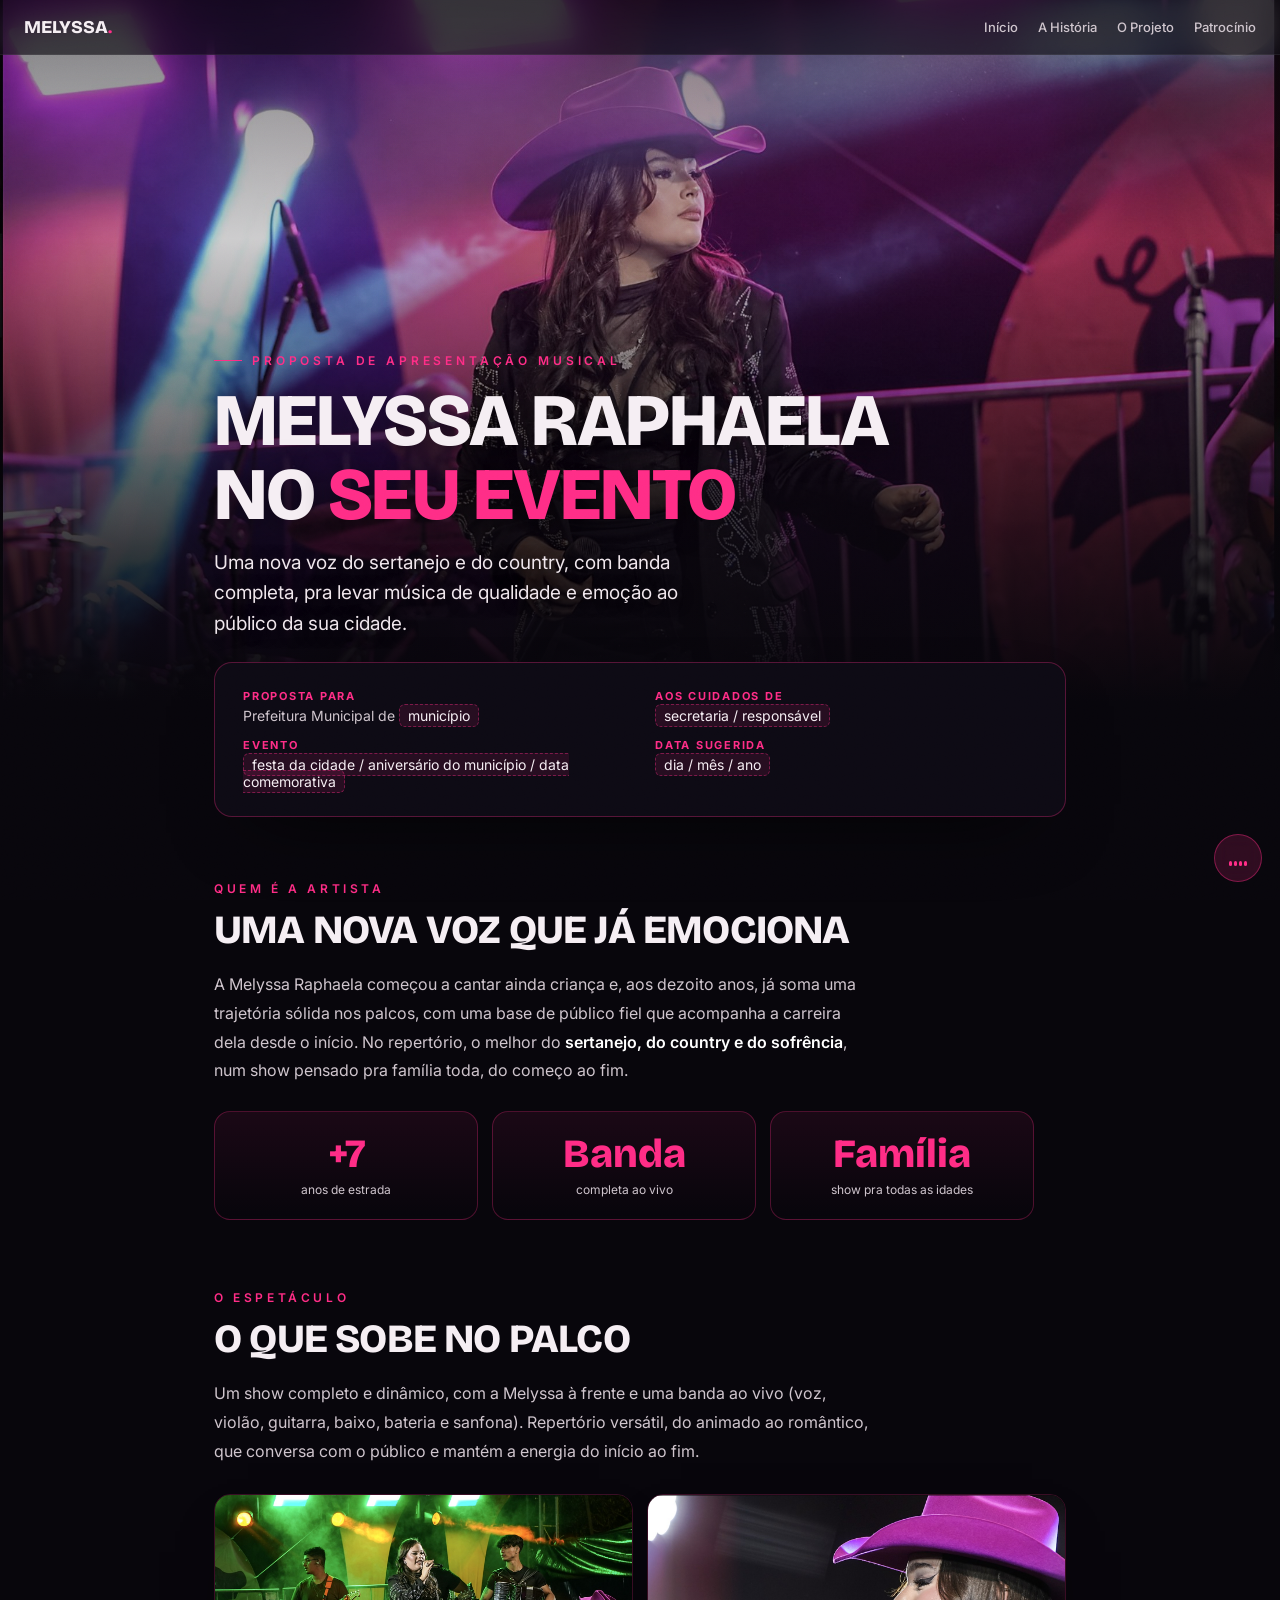
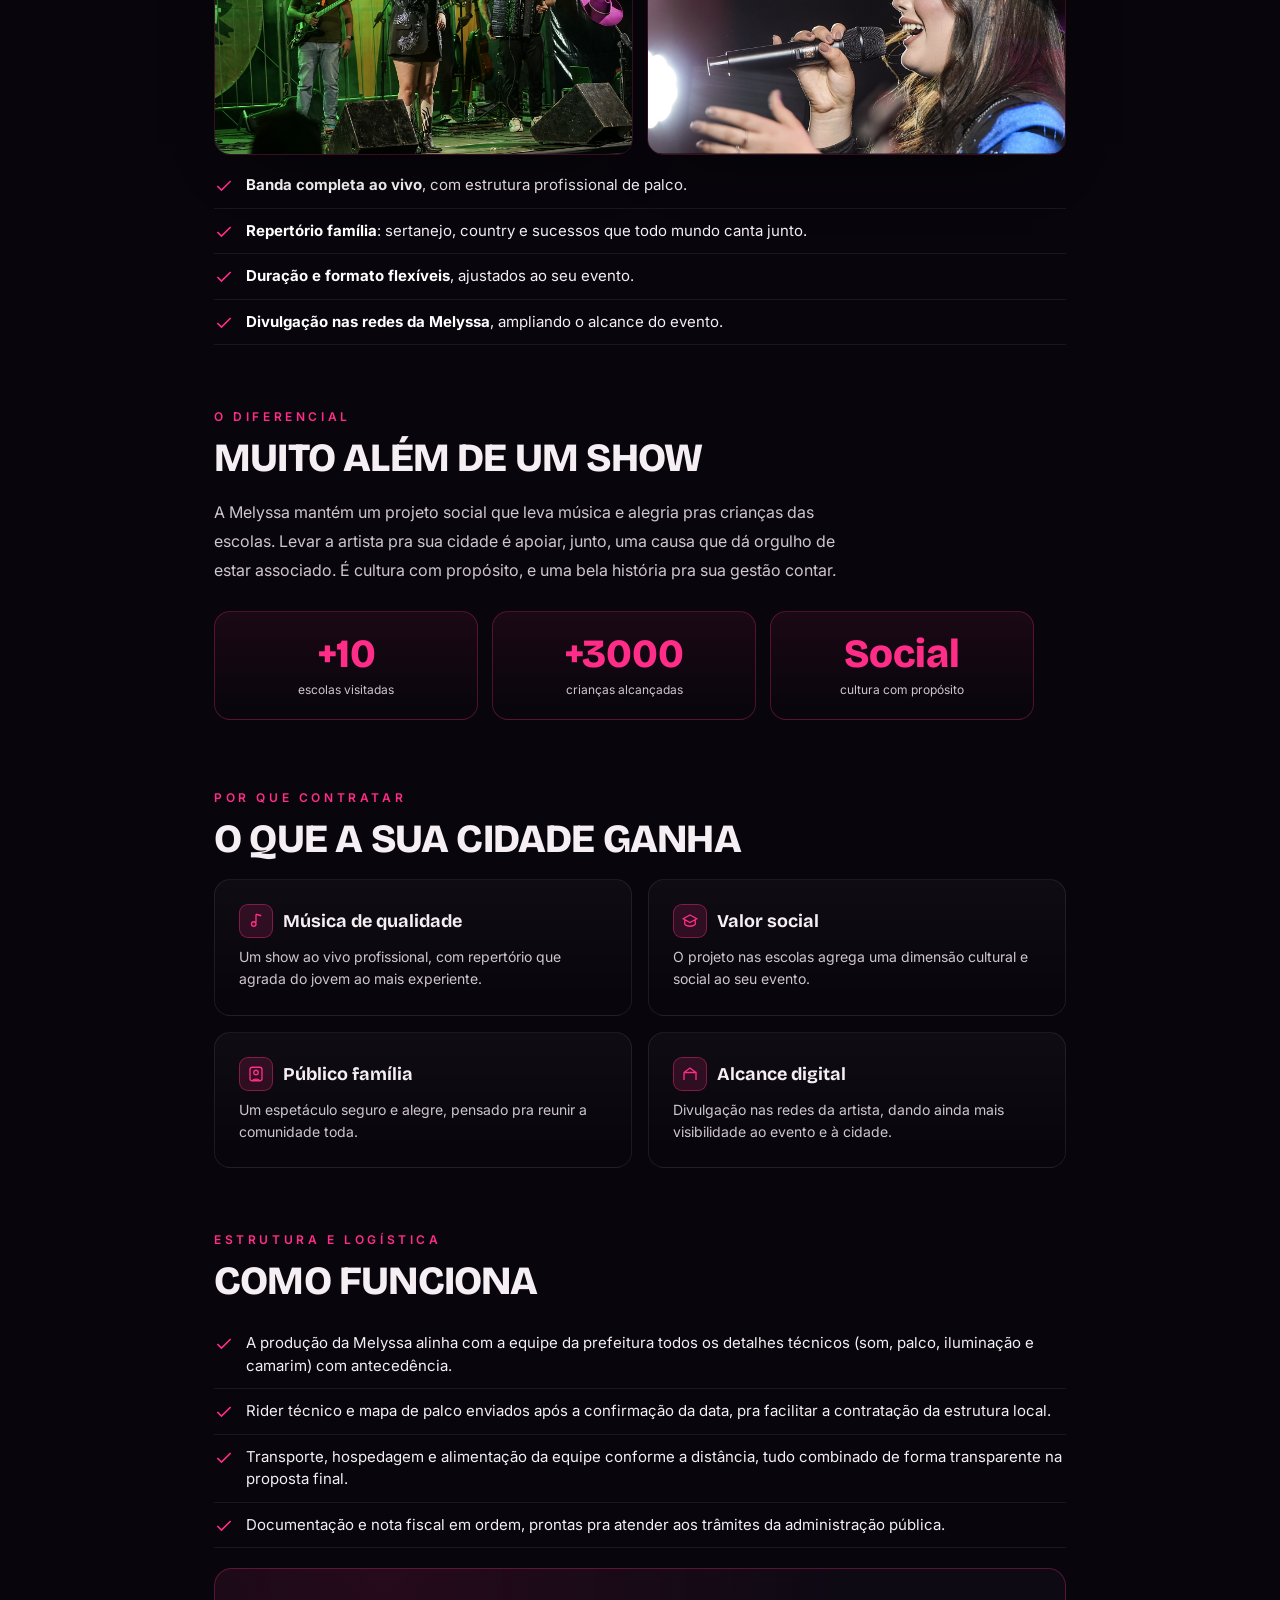
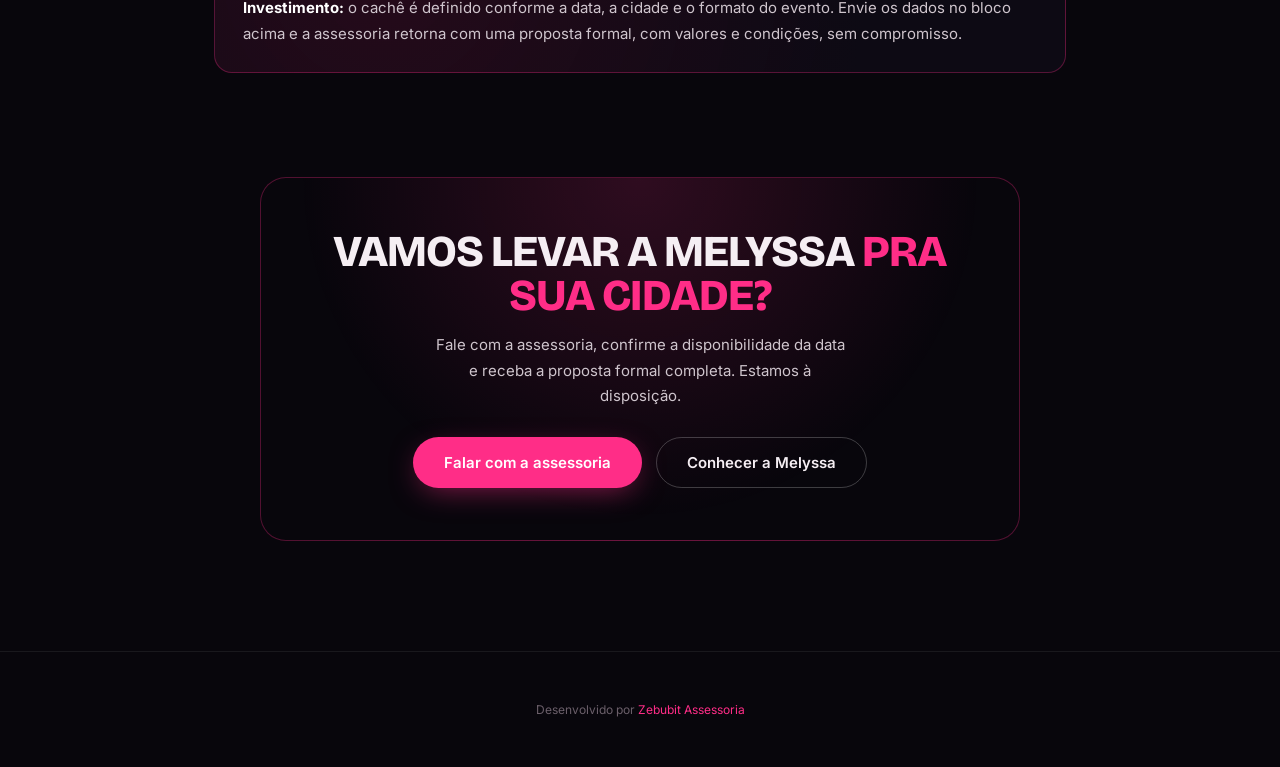
<file: proposta-prefeituras.html>
<!doctype html>
<html lang="pt-BR">
<head>
<meta charset="utf-8">
<meta name="viewport" content="width=device-width, initial-scale=1, viewport-fit=cover">
<title>Proposta de Apresentação Musical · Melyssa Raphaela</title>
<meta name="description" content="Proposta de show da cantora Melyssa Raphaela para eventos municipais, festas da cidade e datas comemorativas.">
<link rel="preconnect" href="https://fonts.googleapis.com">
<link rel="preconnect" href="https://fonts.gstatic.com" crossorigin>
<link href="https://fonts.googleapis.com/css2?family=Bricolage+Grotesque:opsz,wght@12..96,600;12..96,700;12..96,800&family=Inter:wght@400;500;600;700&display=swap" rel="stylesheet">
<link rel="stylesheet" href="premium.css">
<style>
:root{--bg:#08060c;--bg2:#0d0a14;--ink:#f5eef3;--muted:#cfc5cd;--magenta:#ff2d87;--glow:rgba(255,45,135,.55);--maxw:900px}
*{margin:0;padding:0;box-sizing:border-box}
body{background:var(--bg);color:var(--ink);font-family:'Inter',system-ui,sans-serif;-webkit-font-smoothing:antialiased;overflow-x:hidden}
.wrap{max-width:var(--maxw);margin:0 auto;padding:0 24px}
a{color:inherit;text-decoration:none}
.display{font-family:'Bricolage Grotesque',sans-serif;font-weight:800;line-height:1;letter-spacing:-.02em}

nav{position:fixed;top:0;left:0;right:0;z-index:100;display:flex;align-items:center;justify-content:space-between;padding:16px 24px;background:rgba(8,6,12,.6);backdrop-filter:blur(14px);border-bottom:1px solid rgba(255,255,255,.06)}
nav .logo{font-family:'Bricolage Grotesque';font-weight:800;font-size:18px}nav .logo b{color:var(--magenta)}
nav .nlinks{display:flex;gap:20px;font-size:13px;font-weight:500;color:var(--muted)}
nav .nlinks a{transition:.25s}nav .nlinks a:hover,nav .nlinks a.on{color:var(--magenta)}
@media(max-width:680px){nav{flex-wrap:wrap;padding:12px 16px}nav .nlinks{width:100%;justify-content:center;gap:8px 14px;font-size:12px;flex-wrap:wrap;margin-top:8px}}

/* capa */
.cover{position:relative;min-height:78vh;display:flex;align-items:flex-end;overflow:hidden}
.cover .bg{position:absolute;inset:0;background:url('assets/hero-live.jpg') center 24%/cover no-repeat}
.cover .grade{position:absolute;inset:0;background:linear-gradient(180deg,rgba(8,6,12,.55),rgba(8,6,12,.2) 34%,rgba(8,6,12,.8) 78%,var(--bg)),radial-gradient(90% 60% at 72% 18%,rgba(255,45,135,.16),transparent 60%)}
.cover .inner{position:relative;z-index:2;width:100%;padding-bottom:7vh}
.cover .eyebrow{display:inline-flex;align-items:center;gap:10px;font-size:12px;letter-spacing:.32em;text-transform:uppercase;color:var(--magenta);font-weight:600;margin-bottom:16px}
.cover .eyebrow::before{content:"";width:28px;height:1px;background:var(--magenta)}
.cover h1{font-size:clamp(34px,6.5vw,74px);text-transform:uppercase;text-shadow:0 4px 30px rgba(0,0,0,.6)}
.cover h1 span{color:var(--magenta)}
.cover .who{margin-top:16px;font-size:clamp(15px,2vw,19px);color:#efe6ec;max-width:44ch;line-height:1.6;text-shadow:0 2px 16px rgba(0,0,0,.7)}

/* bloco destinatário editável */
.addr{margin:-40px auto 0;position:relative;z-index:5}
.addr .card{background:var(--bg2);border:1px solid rgba(255,45,135,.3);border-radius:18px;padding:26px 28px;box-shadow:0 30px 80px -40px #000}
.addr .row{display:grid;grid-template-columns:repeat(2,1fr);gap:14px 30px}
@media(max-width:560px){.addr .row{grid-template-columns:1fr}}
.addr .f{font-size:14px;color:var(--muted)}
.addr .f b{display:block;font-size:11px;letter-spacing:.16em;text-transform:uppercase;color:var(--magenta);font-weight:700;margin-bottom:4px}
.fill{color:var(--ink);background:rgba(255,45,135,.1);border:1px dashed rgba(255,45,135,.4);border-radius:6px;padding:2px 8px}

/* seções */
section.blk{padding:64px 0 0}
.blk .eyebrow{font-size:12px;letter-spacing:.3em;text-transform:uppercase;color:var(--magenta);font-weight:600;margin-bottom:14px}
.blk h2{font-size:clamp(24px,3.6vw,40px);text-transform:uppercase;margin-bottom:20px}
.blk p{color:var(--muted);line-height:1.8;font-size:16px;margin-bottom:16px;max-width:66ch}
.blk p .em{color:#fff;font-weight:600}

.stats{display:flex;gap:14px;flex-wrap:wrap;margin:26px 0 6px}
.stats .s{flex:1;min-width:150px;padding:22px 18px;border-radius:16px;background:linear-gradient(180deg,rgba(255,45,135,.08),transparent);border:1px solid rgba(255,45,135,.28);text-align:center}
.stats .n{font-family:'Bricolage Grotesque';font-weight:800;font-size:clamp(26px,4vw,40px);color:var(--magenta);line-height:1}
.stats .l{font-size:12px;color:var(--muted);margin-top:8px}

.feat{display:grid;grid-template-columns:1fr 1fr;gap:16px;margin-top:12px}
@media(max-width:640px){.feat{grid-template-columns:1fr}}
.feat .c{padding:24px;border-radius:16px;background:linear-gradient(180deg,rgba(255,255,255,.03),transparent);border:1px solid rgba(255,255,255,.08)}
.feat .c h3{font-family:'Bricolage Grotesque';font-weight:700;font-size:18px;margin-bottom:8px;display:flex;align-items:center;gap:10px}
.feat .c h3 .ic{width:34px;height:34px;border-radius:9px;background:rgba(255,45,135,.14);border:1px solid rgba(255,45,135,.4);display:grid;place-items:center;flex:none}
.feat .c h3 .ic svg{width:18px;height:18px;stroke:var(--magenta);fill:none;stroke-width:1.8}
.feat .c p{color:var(--muted);font-size:14px;line-height:1.6;margin:0;max-width:none}

.check{list-style:none;margin:8px 0 0}
.check li{display:flex;gap:12px;align-items:flex-start;padding:11px 0;border-bottom:1px solid rgba(255,255,255,.07);color:var(--ink);font-size:15px;line-height:1.5}
.check li svg{flex:none;width:20px;height:20px;stroke:var(--magenta);fill:none;stroke-width:2;margin-top:2px}
.check li b{color:#fff}

.photo-strip{display:grid;grid-template-columns:1fr 1fr;gap:14px;margin:28px 0 4px}
@media(max-width:560px){.photo-strip{grid-template-columns:1fr}}
.photo-strip .ph{position:relative;border-radius:16px;overflow:hidden;aspect-ratio:16/10;border:1px solid rgba(255,45,135,.2);box-shadow:0 24px 60px -34px #000}
.photo-strip .ph img{width:100%;height:100%;object-fit:cover;display:block}

.invest{margin-top:20px;padding:26px 28px;border-radius:18px;background:radial-gradient(circle at 20% 0,rgba(255,45,135,.12),var(--bg2) 70%);border:1px solid rgba(255,45,135,.3)}
.invest p{color:var(--muted);font-size:15px;line-height:1.7;margin:0;max-width:none}
.invest p b{color:#fff}

/* cta final */
.pcta{padding:60px 0 110px;text-align:center}
.pcta .box{max-width:760px;margin:44px auto 0;padding:52px 30px;border-radius:26px;background:radial-gradient(circle at 50% 0,rgba(255,45,135,.16),transparent 65%);border:1px solid rgba(255,45,135,.3)}
.pcta h2{font-size:clamp(24px,4vw,44px);text-transform:uppercase;margin-bottom:14px}
.pcta h2 span{color:var(--magenta)}
.pcta p{color:var(--muted);max-width:46ch;margin:0 auto 28px;line-height:1.7;font-size:15px}
.pcta .row{display:flex;gap:14px;justify-content:center;flex-wrap:wrap}
.btn{display:inline-flex;align-items:center;gap:9px;padding:15px 30px;border-radius:100px;font-weight:600;font-size:15px;cursor:pointer;transition:transform .2s,box-shadow .3s,border-color .3s,color .3s;border:1px solid transparent}
.btn-pri{background:var(--magenta);color:#fff;box-shadow:0 8px 30px -8px var(--glow)}.btn-pri:hover{transform:translateY(-2px);box-shadow:0 14px 44px -8px var(--glow)}
.btn-gho{border-color:rgba(255,255,255,.22);color:var(--ink)}.btn-gho:hover{border-color:var(--magenta);color:var(--magenta)}

footer{padding:50px 0;border-top:1px solid rgba(255,255,255,.07);text-align:center}
footer .copy{font-size:12px;color:#6b5f6a}footer .copy a{color:var(--magenta)}

.reveal{opacity:0;transform:translateY(28px);transition:opacity .8s cubic-bezier(.2,.7,.2,1),transform .8s cubic-bezier(.2,.7,.2,1)}
.reveal.in{opacity:1;transform:none}

@media print{
  nav,#music,.pcta .row{display:none!important}
  body{background:#08060c!important;color:var(--ink);-webkit-print-color-adjust:exact;print-color-adjust:exact}
  .reveal{opacity:1!important;transform:none!important}
}
#music{position:fixed;right:18px;bottom:18px;z-index:90;width:48px;height:48px;border-radius:50%;background:rgba(255,45,135,.16);border:1px solid rgba(255,45,135,.4);backdrop-filter:blur(8px);display:grid;place-items:center;cursor:pointer;transition:.25s}
#music:hover{background:rgba(255,45,135,.3)}
#music .bars{display:flex;gap:2.5px;align-items:flex-end;height:16px}
#music .bars i{width:2.5px;background:var(--magenta);height:5px;border-radius:2px}
#music.playing .bars i{animation:eq .9s ease-in-out infinite}
#music.playing .bars i:nth-child(2){animation-delay:.2s}#music.playing .bars i:nth-child(3){animation-delay:.4s}#music.playing .bars i:nth-child(4){animation-delay:.1s}
@keyframes eq{0%,100%{height:4px}50%{height:16px}}
</style>
</head>
<body>

<nav>
  <a class="logo" href="index.html">MELYSSA<b>.</b></a>
  <div class="nlinks">
    <a href="index.html">Início</a>
    <a href="historia.html">A História</a>
    <a href="projeto.html">O Projeto</a>
    <a href="patrocinio.html">Patrocínio</a>
  </div>
</nav>

<header class="cover">
  <div class="bg"></div>
  <div class="grade"></div>
  <div class="wrap inner">
    <span class="eyebrow">Proposta de apresentação musical</span>
    <h1 class="display">Melyssa Raphaela<br>no <span>seu evento</span></h1>
    <p class="who">Uma nova voz do sertanejo e do country, com banda completa, pra levar música de qualidade e emoção ao público da sua cidade.</p>
  </div>
</header>

<div class="wrap addr">
  <div class="card reveal">
    <div class="row">
      <div class="f"><b>Proposta para</b>Prefeitura Municipal de <span class="fill">município</span></div>
      <div class="f"><b>Aos cuidados de</b><span class="fill">secretaria / responsável</span></div>
      <div class="f"><b>Evento</b><span class="fill">festa da cidade / aniversário do município / data comemorativa</span></div>
      <div class="f"><b>Data sugerida</b><span class="fill">dia / mês / ano</span></div>
    </div>
  </div>
</div>

<section class="blk">
  <div class="wrap reveal">
    <div class="eyebrow">Quem é a artista</div>
    <h2 class="display">Uma nova voz que já emociona</h2>
    <p>A Melyssa Raphaela começou a cantar ainda criança e, aos dezoito anos, já soma uma trajetória sólida nos palcos, com uma base de público fiel que acompanha a carreira dela desde o início. No repertório, o melhor do <span class="em">sertanejo, do country e do sofrência</span>, num show pensado pra família toda, do começo ao fim.</p>
    <div class="stats">
      <div class="s"><div class="n">+7</div><div class="l">anos de estrada</div></div>
      <div class="s"><div class="n">Banda</div><div class="l">completa ao vivo</div></div>
      <div class="s"><div class="n">Família</div><div class="l">show pra todas as idades</div></div>
    </div>
  </div>
</section>

<section class="blk">
  <div class="wrap reveal">
    <div class="eyebrow">O espetáculo</div>
    <h2 class="display">O que sobe no palco</h2>
    <p>Um show completo e dinâmico, com a Melyssa à frente e uma banda ao vivo (voz, violão, guitarra, baixo, bateria e sanfona). Repertório versátil, do animado ao romântico, que conversa com o público e mantém a energia do início ao fim.</p>
    <div class="photo-strip">
      <div class="ph"><img src="assets/banda-banner.jpg" alt="Melyssa Raphaela e a banda no palco" loading="lazy"></div>
      <div class="ph"><img src="assets/live-profile.jpg" alt="Melyssa Raphaela cantando ao vivo" loading="lazy"></div>
    </div>
    <ul class="check">
      <li><svg viewBox="0 0 24 24"><path d="M20 6L9 17l-5-5"/></svg><span><b>Banda completa ao vivo</b>, com estrutura profissional de palco.</span></li>
      <li><svg viewBox="0 0 24 24"><path d="M20 6L9 17l-5-5"/></svg><span><b>Repertório família</b>: sertanejo, country e sucessos que todo mundo canta junto.</span></li>
      <li><svg viewBox="0 0 24 24"><path d="M20 6L9 17l-5-5"/></svg><span><b>Duração e formato flexíveis</b>, ajustados ao seu evento.</span></li>
      <li><svg viewBox="0 0 24 24"><path d="M20 6L9 17l-5-5"/></svg><span><b>Divulgação nas redes da Melyssa</b>, ampliando o alcance do evento.</span></li>
    </ul>
  </div>
</section>

<section class="blk">
  <div class="wrap reveal">
    <div class="eyebrow">O diferencial</div>
    <h2 class="display">Muito além de um show</h2>
    <p>A Melyssa mantém um projeto social que leva música e alegria pras crianças das escolas. Levar a artista pra sua cidade é apoiar, junto, uma causa que dá orgulho de estar associado. É cultura com propósito, e uma bela história pra sua gestão contar.</p>
    <div class="stats">
      <div class="s"><div class="n">+10</div><div class="l">escolas visitadas</div></div>
      <div class="s"><div class="n">+3000</div><div class="l">crianças alcançadas</div></div>
      <div class="s"><div class="n">Social</div><div class="l">cultura com propósito</div></div>
    </div>
  </div>
</section>

<section class="blk">
  <div class="wrap reveal">
    <div class="eyebrow">Por que contratar</div>
    <h2 class="display">O que a sua cidade ganha</h2>
    <div class="feat">
      <div class="c"><h3><span class="ic"><svg viewBox="0 0 24 24"><path d="M12 3v10.5"/><circle cx="9" cy="16" r="3"/><path d="M12 3l7 2"/></svg></span>Música de qualidade</h3><p>Um show ao vivo profissional, com repertório que agrada do jovem ao mais experiente.</p></div>
      <div class="c"><h3><span class="ic"><svg viewBox="0 0 24 24"><path d="M12 4l9 5-9 5-9-5 9-5zM5 11v5c0 1 3 3 7 3s7-2 7-3v-5"/></svg></span>Valor social</h3><p>O projeto nas escolas agrega uma dimensão cultural e social ao seu evento.</p></div>
      <div class="c"><h3><span class="ic"><svg viewBox="0 0 24 24"><rect x="4" y="3" width="16" height="18" rx="3"/><circle cx="12" cy="10" r="3"/><path d="M8 21c0-3 8-3 8 0"/></svg></span>Público família</h3><p>Um espetáculo seguro e alegre, pensado pra reunir a comunidade toda.</p></div>
      <div class="c"><h3><span class="ic"><svg viewBox="0 0 24 24"><path d="M4 20V10M4 10l8-6 8 6M4 10h16v10"/></svg></span>Alcance digital</h3><p>Divulgação nas redes da artista, dando ainda mais visibilidade ao evento e à cidade.</p></div>
    </div>
  </div>
</section>

<section class="blk">
  <div class="wrap reveal">
    <div class="eyebrow">Estrutura e logística</div>
    <h2 class="display">Como funciona</h2>
    <ul class="check">
      <li><svg viewBox="0 0 24 24"><path d="M20 6L9 17l-5-5"/></svg><span>A produção da Melyssa alinha com a equipe da prefeitura todos os detalhes técnicos (som, palco, iluminação e camarim) com antecedência.</span></li>
      <li><svg viewBox="0 0 24 24"><path d="M20 6L9 17l-5-5"/></svg><span>Rider técnico e mapa de palco enviados após a confirmação da data, pra facilitar a contratação da estrutura local.</span></li>
      <li><svg viewBox="0 0 24 24"><path d="M20 6L9 17l-5-5"/></svg><span>Transporte, hospedagem e alimentação da equipe conforme a distância, tudo combinado de forma transparente na proposta final.</span></li>
      <li><svg viewBox="0 0 24 24"><path d="M20 6L9 17l-5-5"/></svg><span>Documentação e nota fiscal em ordem, prontas pra atender aos trâmites da administração pública.</span></li>
    </ul>
    <div class="invest">
      <p><b>Investimento:</b> o cachê é definido conforme a data, a cidade e o formato do evento. Envie os dados no bloco acima e a assessoria retorna com uma proposta formal, com valores e condições, sem compromisso.</p>
    </div>
  </div>
</section>

<section class="pcta">
  <div class="wrap">
    <div class="box reveal">
      <h2 class="display">Vamos levar a Melyssa <span>pra sua cidade?</span></h2>
      <p>Fale com a assessoria, confirme a disponibilidade da data e receba a proposta formal completa. Estamos à disposição.</p>
      <div class="row">
        <a class="btn btn-pri" href="https://wa.me/5534988534849?text=Ol%C3%A1!%20Sou%20da%20prefeitura%20e%20tenho%20interesse%20em%20contratar%20a%20Melyssa%20Raphaela%20para%20um%20evento%20do%20munic%C3%ADpio.%20Podemos%20conversar%20sobre%20disponibilidade%20e%20valores%3F" target="_blank" rel="noopener">Falar com a assessoria</a>
        <a class="btn btn-gho" href="index.html">Conhecer a Melyssa</a>
      </div>
    </div>
  </div>
</section>

<footer>
  <div class="wrap copy">Desenvolvido por <a href="https://zebubit.com.br" target="_blank" rel="noopener">Zebubit Assessoria</a></div>
</footer>

<div id="music" title="Tocar música" role="button" tabindex="0" aria-label="Tocar ou pausar a música"><div class="bars"><i></i><i></i><i></i><i></i></div></div>
<audio id="audio" src="assets/musica.mp3" loop preload="none"></audio>

<script>
const io=new IntersectionObserver((es)=>{es.forEach(e=>{if(e.isIntersecting){e.target.classList.add('in');io.unobserve(e.target)}})},{threshold:.12});
document.querySelectorAll('.reveal').forEach(el=>io.observe(el));
</script>
<script src="premium.js"></script>
<script src="player.js"></script>
</body>
</html>
</file>
<file: premium.css>
/* ==========================================================================
   MELYSSA · camada PREMIUM (compartilhada entre as páginas)
   Regra de ouro: efeito pesado só no desktop. Mobile fica limpo e rápido.
   Tudo respeita prefers-reduced-motion.
   ========================================================================== */

/* barra de progresso de scroll (fina, magenta) */
#progress{position:fixed;top:0;left:0;height:3px;width:0;z-index:300;
  background:linear-gradient(90deg,var(--magenta,#ff2d87),var(--magenta-deep,#c2126b));
  box-shadow:0 0 12px var(--glow,rgba(255,45,135,.55));transition:width .1s linear}

/* grão de filme sutil por cima de tudo (dá textura de "capa de álbum") */
#grain{position:fixed;inset:0;z-index:280;pointer-events:none;opacity:.05;mix-blend-mode:overlay;
  background-image:url("data:image/svg+xml,%3Csvg xmlns='http://www.w3.org/2000/svg' width='120' height='120'%3E%3Cfilter id='n'%3E%3CfeTurbulence type='fractalNoise' baseFrequency='0.9' numOctaves='2' stitchTiles='stitch'/%3E%3C/filter%3E%3Crect width='120' height='120' filter='url(%23n)'/%3E%3C/svg%3E")}

/* botões magnéticos (o JS move via --mx/--my; só ativa no desktop) */
.btn{--mx:0px;--my:0px}
@media(min-width:1024px) and (pointer:fine){
  .magnetic{transform:translate(var(--mx),var(--my));transition:transform .18s cubic-bezier(.2,.7,.2,1)}
}

/* contadores de estatística (projeto) */
.stats{display:grid;grid-template-columns:repeat(3,1fr);gap:24px;margin:56px auto 0;max-width:820px}
@media(max-width:680px){.stats{grid-template-columns:1fr;gap:16px;max-width:360px}}
.stat{text-align:center;padding:30px 18px;border-radius:20px;
  background:linear-gradient(180deg,rgba(255,45,135,.06),transparent);border:1px solid rgba(255,45,135,.18)}
.stat .n{font-family:'Bricolage Grotesque',sans-serif;font-weight:800;font-size:clamp(40px,6vw,64px);
  color:var(--magenta,#ff2d87);line-height:1;letter-spacing:-.02em}
.stat .l{margin-top:12px;font-size:14px;color:var(--muted,#b9a9b8);letter-spacing:.02em}

/* stagger de entrada do hero (linhas do nome) */
@media(min-width:1024px){
  .hero h1 .l1,.hero h1 .l2{display:inline-block;opacity:0;transform:translateY(40px);
    animation:heroIn .9s cubic-bezier(.2,.7,.2,1) forwards}
  .hero h1 .l2{animation-delay:.12s}
  body.loaded .hero-eyebrow{opacity:0;animation:fadeUp .8s ease .1s forwards}
  body.loaded .hero .tag{opacity:0;animation:fadeUp .8s ease .35s forwards}
  body.loaded .hero .cta{opacity:0;animation:fadeUp .8s ease .5s forwards}
}
@keyframes heroIn{to{opacity:1;transform:none}}
@keyframes fadeUp{from{opacity:0;transform:translateY(20px)}to{opacity:1;transform:none}}

/* capítulos "sticky" na história (storytelling premium) — só desktop */
@media(min-width:1024px){
  .chapter .c-media{position:sticky;top:14vh}
}

/* foco visível premium (acessibilidade) */
a:focus-visible,.btn:focus-visible,button:focus-visible{outline:2px solid var(--magenta,#ff2d87);outline-offset:3px}

/* quem pediu menos movimento, recebe menos movimento */
@media(prefers-reduced-motion:reduce){
  *{animation:none !important;transition:none !important}
  .magnetic{transform:none !important}
  #grain{display:none}
  .chapter .c-media{position:static}
}
</file>
